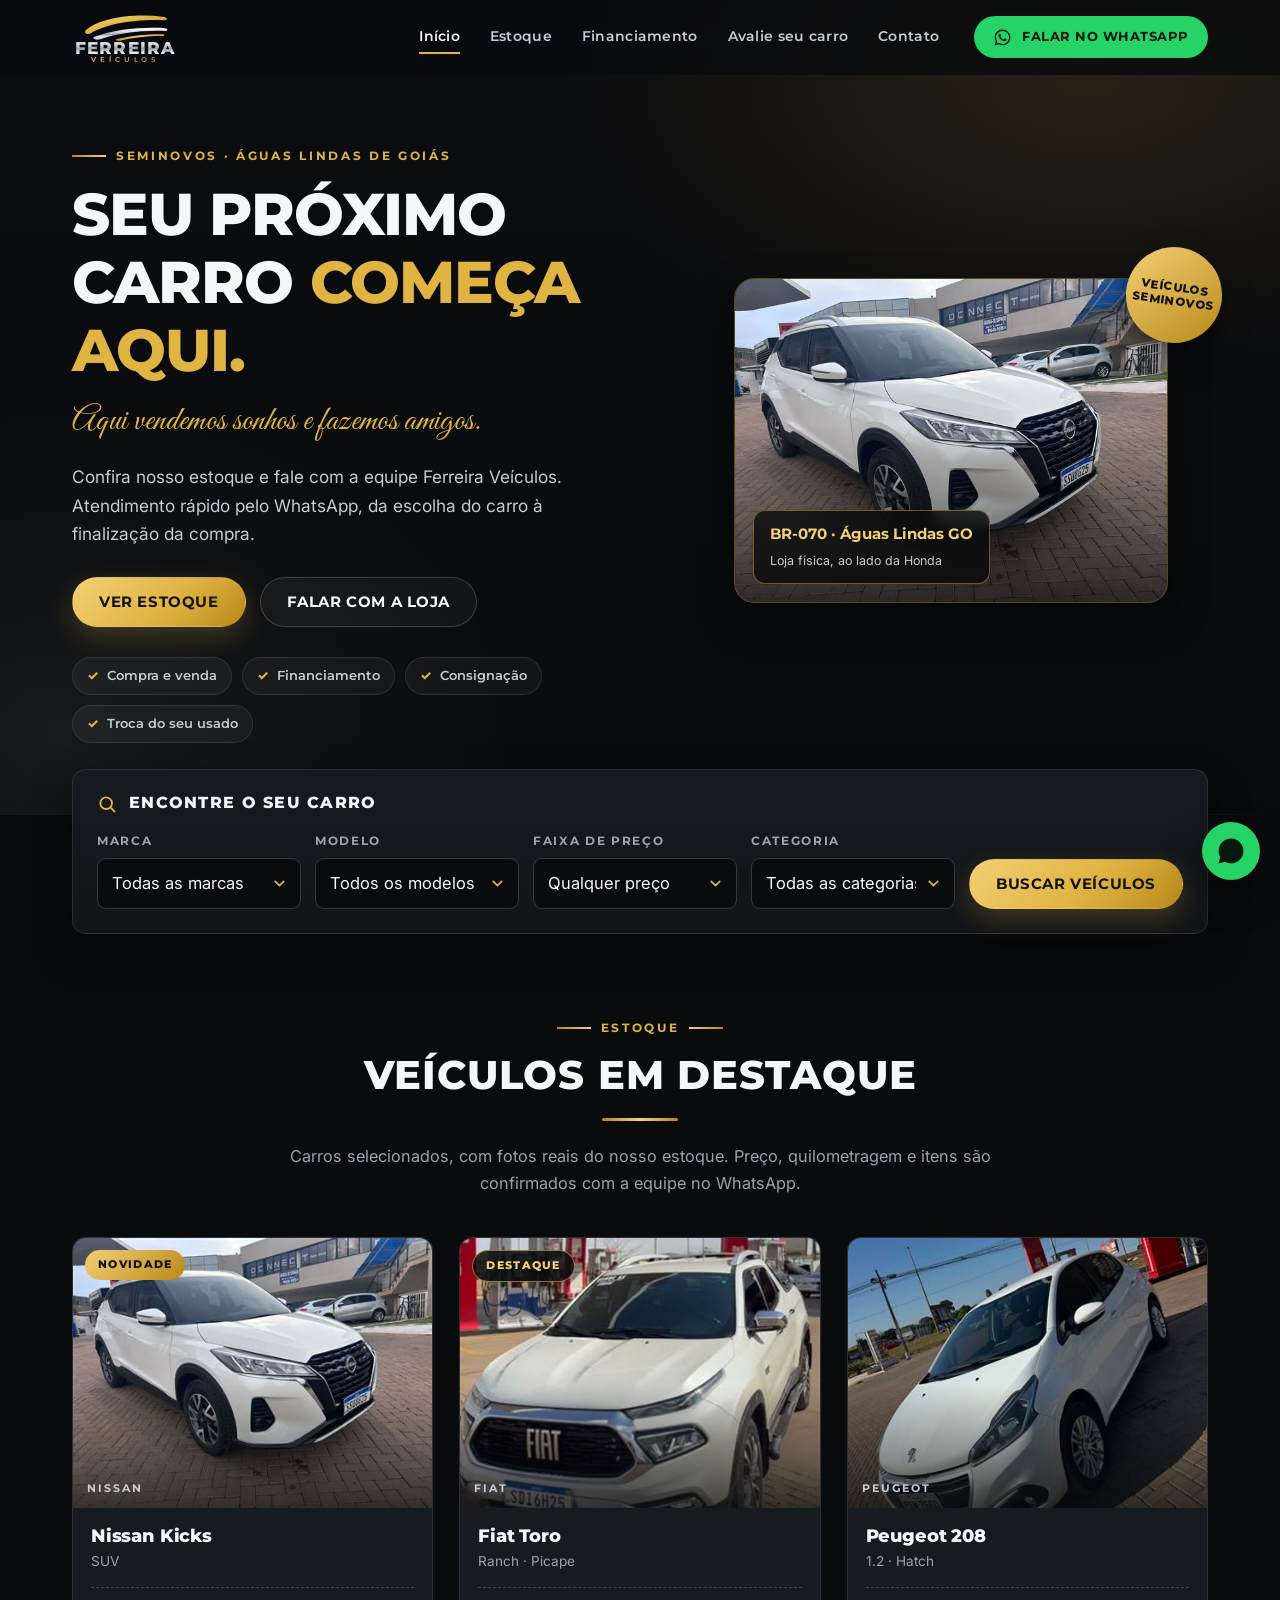
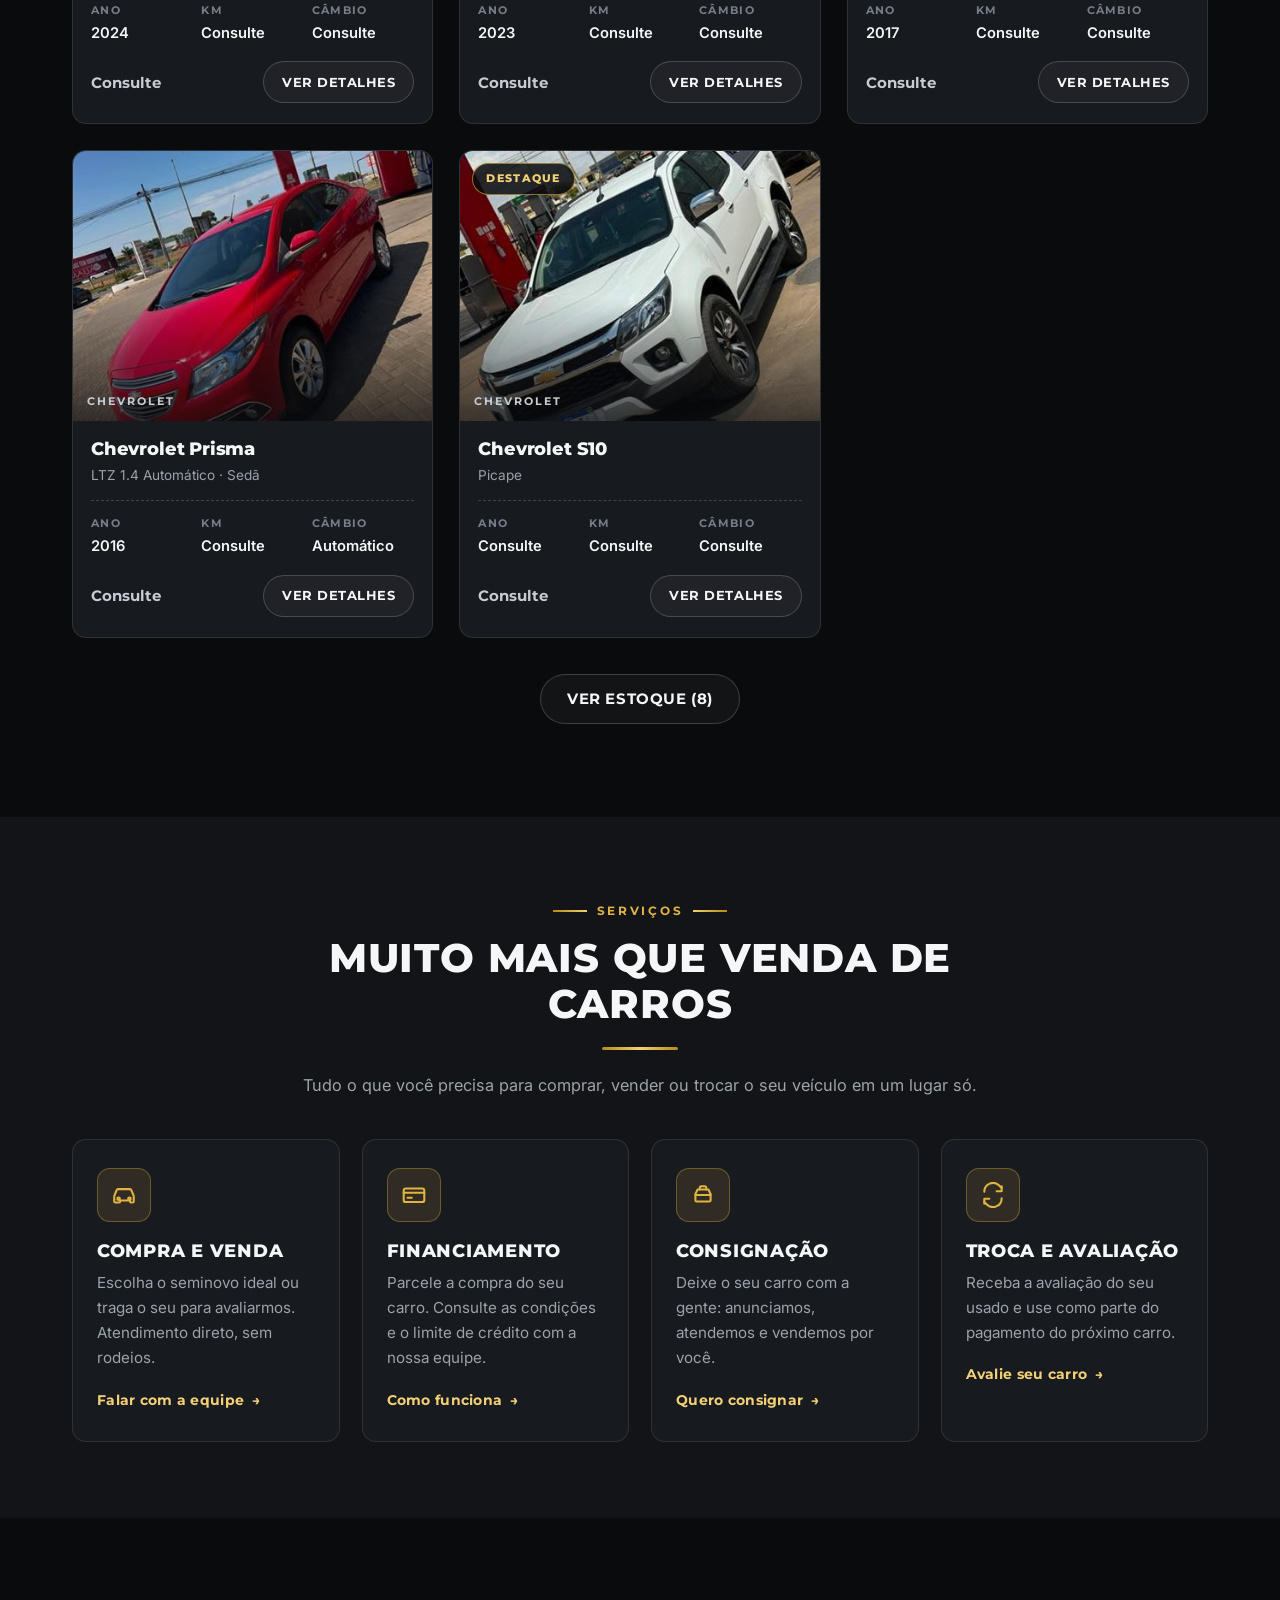
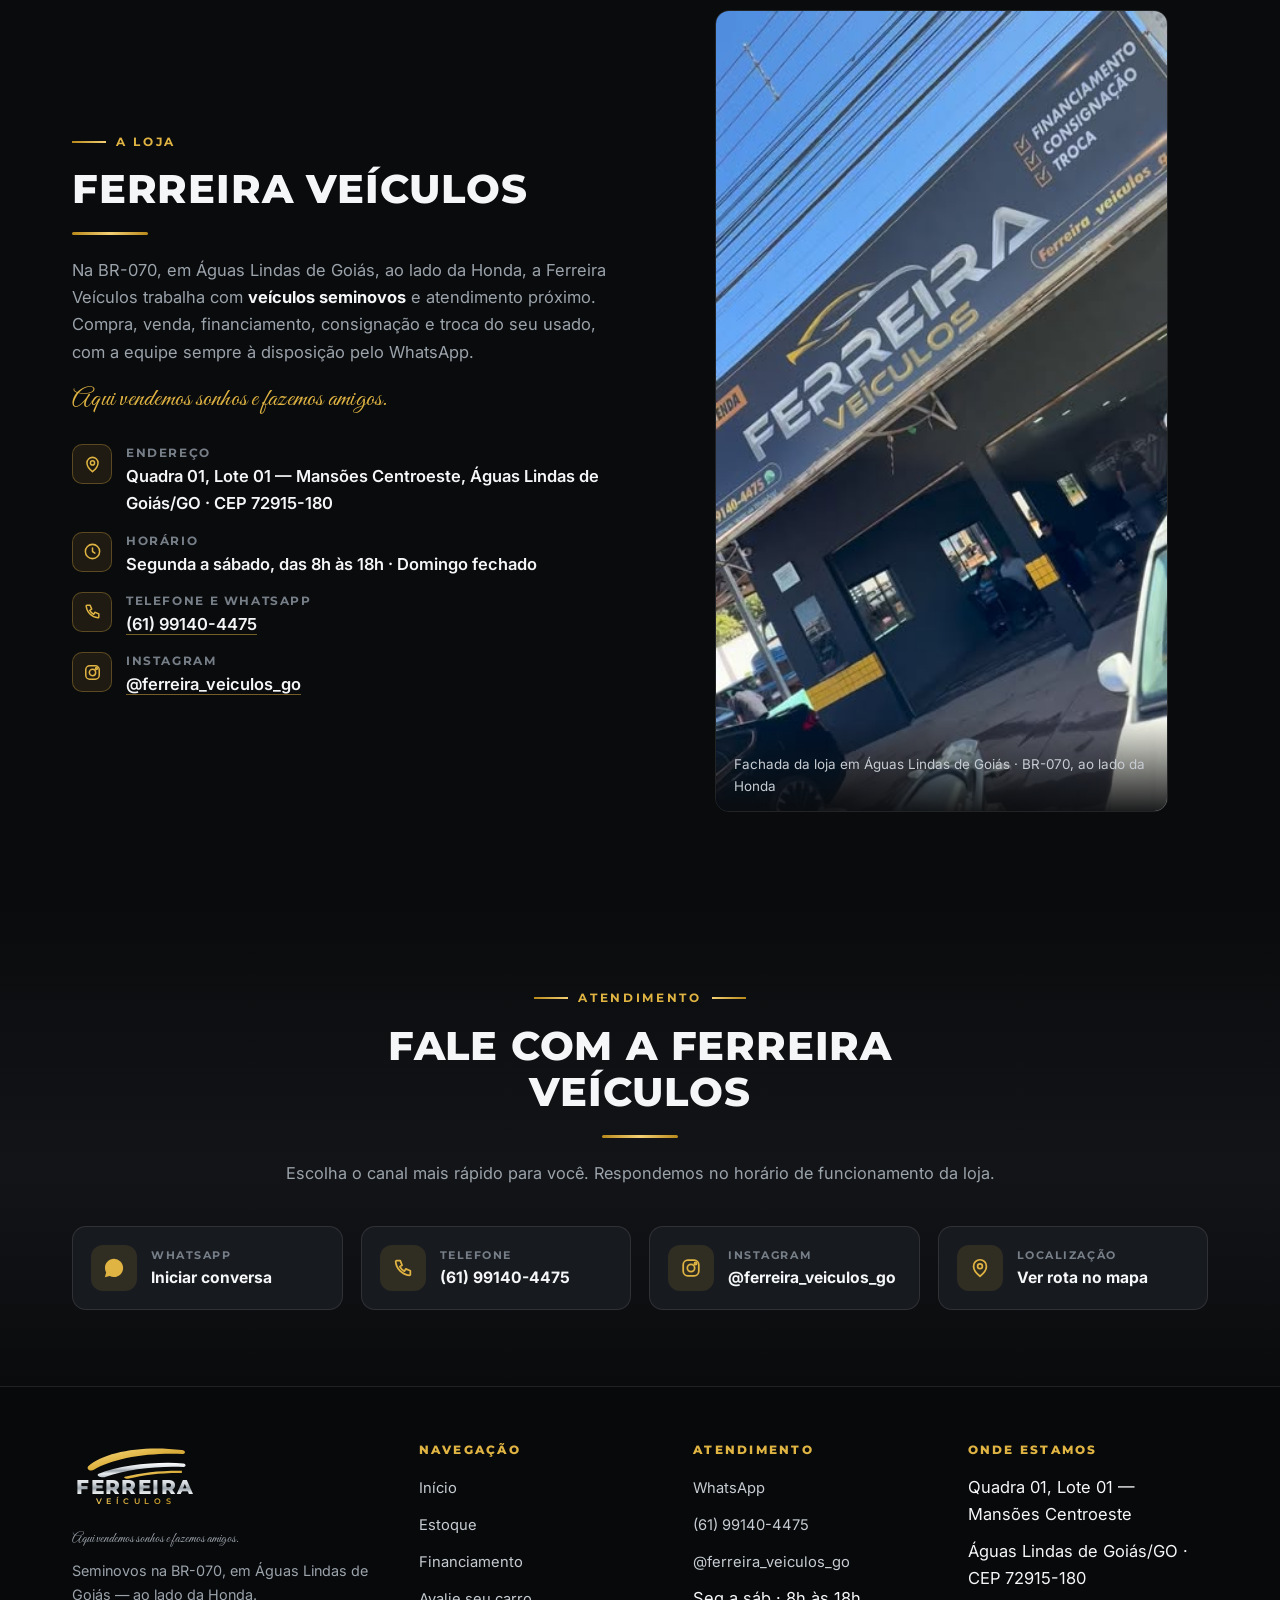
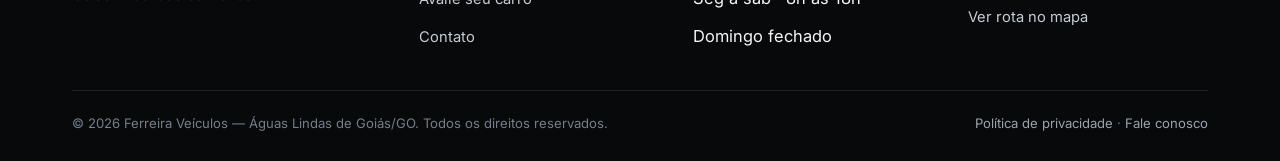
<file: index.html>
<!DOCTYPE html>
<html lang="pt-BR">
<head>
  <meta charset="utf-8">
  <meta name="viewport" content="width=device-width, initial-scale=1">
  <title>Ferreira Veículos | Seminovos em Águas Lindas de Goiás</title>
  <meta name="description" content="Seu próximo carro começa aqui. Confira os seminovos da Ferreira Veículos em Águas Lindas de Goiás, na BR-070, e fale com a equipe pelo WhatsApp.">
  <meta name="theme-color" content="#0A0B0D">
  <link rel="icon" href="img/favicon.svg" type="image/svg+xml">
  <meta property="og:type" content="website">
  <meta property="og:locale" content="pt_BR">
  <meta property="og:site_name" content="Ferreira Veículos">
  <meta property="og:title" content="Ferreira Veículos | Seminovos em Águas Lindas de Goiás">
  <meta property="og:description" content="Estoque de seminovos, financiamento, consignação e troca. Fale com a Ferreira Veículos pelo WhatsApp.">
  <meta property="og:url" content="https://ddesites.github.io/ferreira-veiculos/">
  <meta property="og:image" content="https://ddesites.github.io/ferreira-veiculos/img/veiculos/nissan-kicks-2024.jpg">
  <link rel="canonical" href="https://ddesites.github.io/ferreira-veiculos/">
  <link rel="preconnect" href="https://fonts.googleapis.com">
  <link rel="preconnect" href="https://fonts.gstatic.com" crossorigin>
  <link href="https://fonts.googleapis.com/css2?family=Great+Vibes&family=Inter:wght@400;500;600&family=Montserrat:wght@600;700;800&display=swap" rel="stylesheet">
  <link rel="stylesheet" href="css/styles.css">
</head>
<body>
  <a class="skip-link" href="#conteudo">Pular para o conteúdo</a>

  <header class="site-header">
    <div class="container header-inner">
      <a class="logo" href="index.html" aria-label="Ferreira Veículos — início">
        <svg viewBox="0 0 360 176" xmlns="http://www.w3.org/2000/svg" role="img" aria-hidden="true" focusable="false">
          <defs>
            <linearGradient id="prata" x1="0" y1="0" x2="0" y2="1">
              <stop offset="0%" stop-color="#FFFFFF"/><stop offset="35%" stop-color="#D7DCE1"/>
              <stop offset="55%" stop-color="#9BA3AB"/><stop offset="75%" stop-color="#E8ECEF"/>
              <stop offset="100%" stop-color="#B9C0C7"/>
            </linearGradient>
            <linearGradient id="ouro" x1="0" y1="0" x2="1" y2="1">
              <stop offset="0%" stop-color="#F7DC86"/><stop offset="45%" stop-color="#E0B443"/>
              <stop offset="100%" stop-color="#B8891A"/>
            </linearGradient>
            <linearGradient id="ouroFina" x1="0" y1="0" x2="1" y2="0">
              <stop offset="0%" stop-color="#C99A22"/><stop offset="50%" stop-color="#F3D075"/>
              <stop offset="100%" stop-color="#C99A22"/>
            </linearGradient>
          </defs>
          <path fill="url(#ouro)" d="M46 66 C 92 24, 204 6, 312 20 C 322 21.5, 324 30, 315 31 C 214 26, 112 44, 62 76 C 52 82, 40 74, 46 66 Z"/>
          <path fill="url(#prata)" d="M74 88 C 138 62, 244 52, 316 58 C 324 58.7, 325 67, 317 68 C 246 64, 156 74, 96 96 C 86 100, 68 95, 74 88 Z"/>
          <path fill="url(#ouroFina)" d="M150 96 C 196 84, 258 78, 312 79 L 312 85 C 258 84, 204 90, 162 101 C 154 103, 144 99, 150 96 Z"/>
          <text x="180" y="146" text-anchor="middle" font-family="Montserrat, 'Arial Black', Arial, sans-serif" font-size="58" font-weight="800" letter-spacing="4" fill="url(#prata)">FERREIRA</text>
          <text x="180" y="172" text-anchor="middle" font-family="Montserrat, Arial, sans-serif" font-size="24" font-weight="600" letter-spacing="13" fill="url(#ouro)">VEÍCULOS</text>
        </svg>
      </a>

      <nav class="nav" aria-label="Navegação principal">
        <a href="index.html" class="ativo" aria-current="page">Início</a>
        <a href="estoque.html">Estoque</a>
        <a href="financiamento.html">Financiamento</a>
        <a href="avalie.html">Avalie seu carro</a>
        <a href="contato.html">Contato</a>
      </nav>

      <a class="btn btn-whats btn-sm header-acao" data-whats="geral" href="#">
        <svg viewBox="0 0 24 24" fill="currentColor" aria-hidden="true"><path d="M12.04 2C6.58 2 2.13 6.45 2.13 11.91c0 1.75.46 3.46 1.32 4.96L2 22l5.25-1.38a9.9 9.9 0 0 0 4.79 1.22h.01c5.46 0 9.91-4.45 9.91-9.91 0-2.65-1.03-5.14-2.9-7.01A9.82 9.82 0 0 0 12.04 2zm0 18.15c-1.48 0-2.93-.4-4.2-1.15l-.3-.18-3.12.82.83-3.04-.2-.31a8.21 8.21 0 0 1-1.26-4.38c0-4.54 3.7-8.23 8.25-8.23 2.2 0 4.27.86 5.83 2.41a8.19 8.19 0 0 1 2.41 5.83c0 4.54-3.7 8.23-8.24 8.23zm4.52-6.16c-.25-.12-1.47-.72-1.69-.81-.23-.08-.39-.12-.56.13-.16.24-.64.8-.78.97-.14.16-.29.18-.54.06-.25-.12-1.05-.39-1.99-1.23-.74-.66-1.23-1.47-1.38-1.72-.14-.25-.01-.38.11-.5.11-.11.25-.29.37-.43.13-.15.17-.25.25-.41.08-.17.04-.31-.02-.43-.06-.12-.56-1.34-.76-1.84-.2-.48-.4-.42-.56-.43h-.47c-.17 0-.43.06-.66.31-.22.25-.86.85-.86 2.07s.89 2.4 1.01 2.56c.12.17 1.75 2.67 4.23 3.74.59.26 1.05.41 1.41.52.59.19 1.13.16 1.56.1.48-.07 1.47-.6 1.68-1.18.21-.58.21-1.07.14-1.18-.06-.11-.22-.17-.47-.29z"/></svg>
        Falar no WhatsApp
      </a>

      <button class="menu-toggle" type="button" aria-expanded="false" aria-controls="menu-mobile" aria-label="Abrir o menu de navegação">
        <span></span>
      </button>
    </div>
  </header>

  <div class="mobile-nav" id="menu-mobile" data-aberto="false">
    <a href="index.html" aria-current="page">Início</a>
    <a href="estoque.html">Estoque</a>
    <a href="financiamento.html">Financiamento</a>
    <a href="avalie.html">Avalie seu carro</a>
    <a href="contato.html">Contato</a>
    <a class="btn btn-whats btn-block" data-whats="geral" href="#">Falar no WhatsApp</a>
  </div>

  <main id="conteudo">

    <!-- ============ Apresentação principal ============ -->
    <section class="hero">
      <div class="container hero-grid">
        <div class="hero-copy">
          <span class="eyebrow">Seminovos · Águas Lindas de Goiás</span>
          <h1>Seu próximo carro <span>começa aqui.</span></h1>
          <p class="script hero-script">Aqui vendemos sonhos e fazemos amigos.</p>
          <p class="hero-texto">Confira nosso estoque e fale com a equipe Ferreira Veículos. Atendimento rápido pelo WhatsApp, da escolha do carro à finalização da compra.</p>
          <div class="hero-acoes">
            <a class="btn btn-dourado" href="#busca">Ver estoque</a>
            <a class="btn btn-contorno" data-whats="geral" href="#">Falar com a loja</a>
          </div>
          <ul class="hero-confianca">
            <li>Compra e venda</li>
            <li>Financiamento</li>
            <li>Consignação</li>
            <li>Troca do seu usado</li>
          </ul>
        </div>

        <div class="hero-media">
          <div class="hero-selo">Veículos<br>seminovos</div>
          <figure class="hero-foto">
            <img src="img/veiculos/nissan-kicks-2024.jpg" alt="Nissan Kicks branco à venda na Ferreira Veículos, em Águas Lindas de Goiás" width="640" height="480" fetchpriority="high">
            <figcaption class="hero-etiqueta">
              <strong>BR-070 · Águas Lindas GO</strong>
              <span>Loja física, ao lado da Honda</span>
            </figcaption>
          </figure>
        </div>
      </div>
    </section>

    <!-- ============ Busca de veículos ============ -->
    <section class="busca" id="busca" aria-labelledby="titulo-busca">
      <div class="container">
        <form class="busca-card" id="form-busca">
          <h2 class="busca-titulo" id="titulo-busca">
            <svg viewBox="0 0 24 24" fill="none" stroke="currentColor" stroke-width="2.2" stroke-linecap="round" aria-hidden="true"><circle cx="11" cy="11" r="7"/><path d="M21 21l-4.3-4.3"/></svg>
            Encontre o seu carro
          </h2>
          <div class="busca-grid">
            <div class="campo">
              <label for="busca-marca">Marca</label>
              <select id="busca-marca" name="marca"></select>
            </div>
            <div class="campo">
              <label for="busca-modelo">Modelo</label>
              <select id="busca-modelo" name="modelo"></select>
            </div>
            <div class="campo">
              <label for="busca-preco">Faixa de preço</label>
              <select id="busca-preco" name="preco"></select>
            </div>
            <div class="campo">
              <label for="busca-categoria">Categoria</label>
              <select id="busca-categoria" name="categoria"></select>
            </div>
            <button class="btn btn-dourado" type="submit">Buscar veículos</button>
          </div>
        </form>
      </div>
    </section>

    <!-- ============ Veículos em destaque ============ -->
    <section class="secao" id="destaques" aria-labelledby="titulo-destaques">
      <div class="container">
        <div class="secao-head center reveal">
          <span class="eyebrow">Estoque</span>
          <h2 class="titulo-secao" id="titulo-destaques">Veículos em destaque</h2>
          <hr class="regua-dourada">
          <p class="sub-secao">Carros selecionados, com fotos reais do nosso estoque. Preço, quilometragem e itens são confirmados com a equipe no WhatsApp.</p>
        </div>

        <div class="grade-veiculos" id="grade-destaques"></div>

        <p style="text-align:center; margin-top:36px;">
          <a class="btn btn-contorno" href="estoque.html" id="ver-todos-estoque">Ver estoque</a>
        </p>
      </div>
    </section>

    <!-- ============ Serviços da loja ============ -->
    <section class="secao secao-fundo" id="servicos" aria-labelledby="titulo-servicos">
      <div class="container">
        <div class="secao-head center reveal">
          <span class="eyebrow">Serviços</span>
          <h2 class="titulo-secao" id="titulo-servicos">Muito mais que venda de carros</h2>
          <hr class="regua-dourada">
          <p class="sub-secao">Tudo o que você precisa para comprar, vender ou trocar o seu veículo em um lugar só.</p>
        </div>

        <div class="servicos">
          <article class="servico-card reveal">
            <div class="servico-icone">
              <svg viewBox="0 0 24 24" fill="none" stroke="currentColor" stroke-width="1.9" stroke-linecap="round" stroke-linejoin="round" aria-hidden="true"><path d="M3 13l2-5a2 2 0 0 1 1.9-1.4h10.2A2 2 0 0 1 19 8l2 5v5a1 1 0 0 1-1 1h-1.5a1 1 0 0 1-1-1v-1h-9v1a1 1 0 0 1-1 1H4a1 1 0 0 1-1-1z"/><circle cx="7" cy="15.5" r="1.2"/><circle cx="17" cy="15.5" r="1.2"/></svg>
            </div>
            <h3>Compra e venda</h3>
            <p>Escolha o seminovo ideal ou traga o seu para avaliarmos. Atendimento direto, sem rodeios.</p>
            <a class="link-dourado" data-whats="geral" href="#">Falar com a equipe</a>
          </article>

          <article class="servico-card reveal">
            <div class="servico-icone">
              <svg viewBox="0 0 24 24" fill="none" stroke="currentColor" stroke-width="1.9" stroke-linecap="round" stroke-linejoin="round" aria-hidden="true"><rect x="2.5" y="6" width="19" height="12.5" rx="2"/><path d="M2.5 10h19"/><path d="M6 14.5h4"/></svg>
            </div>
            <h3>Financiamento</h3>
            <p>Parcele a compra do seu carro. Consulte as condições e o limite de crédito com a nossa equipe.</p>
            <a class="link-dourado" href="financiamento.html">Como funciona</a>
          </article>

          <article class="servico-card reveal">
            <div class="servico-icone">
              <svg viewBox="0 0 24 24" fill="none" stroke="currentColor" stroke-width="1.9" stroke-linecap="round" stroke-linejoin="round" aria-hidden="true"><path d="M7 7h10l2 4v6a1 1 0 0 1-1 1H6a1 1 0 0 1-1-1v-6z"/><path d="M9 7V5.5A1.5 1.5 0 0 1 10.5 4h3A1.5 1.5 0 0 1 15 5.5V7"/><path d="M5 12h14"/></svg>
            </div>
            <h3>Consignação</h3>
            <p>Deixe o seu carro com a gente: anunciamos, atendemos e vendemos por você.</p>
            <a class="link-dourado" data-whats="geral" href="#">Quero consignar</a>
          </article>

          <article class="servico-card reveal">
            <div class="servico-icone">
              <svg viewBox="0 0 24 24" fill="none" stroke="currentColor" stroke-width="1.9" stroke-linecap="round" stroke-linejoin="round" aria-hidden="true"><path d="M4 9a8 8 0 0 1 13.7-5.7l2.3 2.3"/><path d="M20 15a8 8 0 0 1-13.7 5.7L4 18.4"/><path d="M20 4v4.6h-4.6M4 20v-4.6h4.6"/></svg>
            </div>
            <h3>Troca e avaliação</h3>
            <p>Receba a avaliação do seu usado e use como parte do pagamento do próximo carro.</p>
            <a class="link-dourado" href="avalie.html">Avalie seu carro</a>
          </article>
        </div>
      </div>
    </section>

    <!-- ============ Confiança e atendimento ============ -->
    <section class="secao" id="sobre" aria-labelledby="titulo-sobre">
      <div class="container sobre-grid">
        <div class="reveal">
          <span class="eyebrow">A loja</span>
          <h2 class="titulo-secao" id="titulo-sobre">Ferreira Veículos</h2>
          <hr class="regua-dourada">
          <p class="texto-suave">Na BR-070, em Águas Lindas de Goiás, ao lado da Honda, a Ferreira Veículos trabalha com <strong style="color:var(--branco)">veículos seminovos</strong> e atendimento próximo. Compra, venda, financiamento, consignação e troca do seu usado, com a equipe sempre à disposição pelo WhatsApp.</p>
          <p class="script" style="font-size:1.6rem;">Aqui vendemos sonhos e fazemos amigos.</p>

          <ul class="lista-info">
            <li>
              <span class="ic"><svg viewBox="0 0 24 24" fill="none" stroke="currentColor" stroke-width="1.9" stroke-linecap="round" stroke-linejoin="round" aria-hidden="true"><path d="M12 21s7-5.6 7-11a7 7 0 1 0-14 0c0 5.4 7 11 7 11z"/><circle cx="12" cy="10" r="2.6"/></svg></span>
              <span>
                <span class="rt">Endereço</span>
                <span class="vl">Quadra 01, Lote 01 — Mansões Centroeste, Águas Lindas de Goiás/GO · CEP 72915-180</span>
              </span>
            </li>
            <li>
              <span class="ic"><svg viewBox="0 0 24 24" fill="none" stroke="currentColor" stroke-width="1.9" stroke-linecap="round" stroke-linejoin="round" aria-hidden="true"><circle cx="12" cy="12" r="9"/><path d="M12 7.5V12l3 2"/></svg></span>
              <span>
                <span class="rt">Horário</span>
                <span class="vl">Segunda a sábado, das 8h às 18h · Domingo fechado</span>
              </span>
            </li>
            <li>
              <span class="ic"><svg viewBox="0 0 24 24" fill="none" stroke="currentColor" stroke-width="1.9" stroke-linecap="round" stroke-linejoin="round" aria-hidden="true"><path d="M5 4h4l2 5-2.5 1.5a12 12 0 0 0 5 5L15 13l5 2v4a1 1 0 0 1-1.1 1A16.5 16.5 0 0 1 4 5.1 1 1 0 0 1 5 4z"/></svg></span>
              <span>
                <span class="rt">Telefone e WhatsApp</span>
                <span class="vl"><a data-tel href="#">(61) 99140-4475</a></span>
              </span>
            </li>
            <li>
              <span class="ic"><svg viewBox="0 0 24 24" fill="none" stroke="currentColor" stroke-width="1.9" stroke-linecap="round" stroke-linejoin="round" aria-hidden="true"><rect x="3.5" y="3.5" width="17" height="17" rx="5"/><circle cx="12" cy="12" r="4"/><circle cx="17" cy="7" r="1.2"/></svg></span>
              <span>
                <span class="rt">Instagram</span>
                <span class="vl"><a data-instagram href="#">@ferreira_veiculos_go</a></span>
              </span>
            </li>
          </ul>
        </div>

        <figure class="sobre-foto reveal">
          <img src="img/loja/fachada.jpg" alt="Fachada da loja Ferreira Veículos, com os serviços de financiamento, consignação e troca" width="640" height="853" loading="lazy">
          <figcaption>Fachada da loja em Águas Lindas de Goiás · BR-070, ao lado da Honda</figcaption>
        </figure>
      </div>
    </section>

    <!-- ============ Atalhos de atendimento ============ -->
    <section class="secao secao-fundo-2" aria-labelledby="titulo-atendimento">
      <div class="container">
        <div class="secao-head center reveal">
          <span class="eyebrow">Atendimento</span>
          <h2 class="titulo-secao" id="titulo-atendimento">Fale com a Ferreira Veículos</h2>
          <hr class="regua-dourada">
          <p class="sub-secao">Escolha o canal mais rápido para você. Respondemos no horário de funcionamento da loja.</p>
        </div>

        <div class="canais">
          <a class="canal reveal" data-whats="geral" href="#">
            <span class="ic"><svg viewBox="0 0 24 24" fill="currentColor" aria-hidden="true"><path d="M12.04 2C6.58 2 2.13 6.45 2.13 11.91c0 1.75.46 3.46 1.32 4.96L2 22l5.25-1.38a9.9 9.9 0 0 0 4.79 1.22h.01c5.46 0 9.91-4.45 9.91-9.91 0-2.65-1.03-5.14-2.9-7.01A9.82 9.82 0 0 0 12.04 2zm4.52 12c-.25-.12-1.47-.72-1.69-.81-.23-.08-.39-.12-.56.13-.16.24-.64.8-.78.97-.14.16-.29.18-.54.06-.25-.12-1.05-.39-1.99-1.23-.74-.66-1.23-1.47-1.38-1.72-.14-.25-.01-.38.11-.5.11-.11.25-.29.37-.43.13-.15.17-.25.25-.41.08-.17.04-.31-.02-.43-.06-.12-.56-1.34-.76-1.84-.2-.48-.4-.42-.56-.43h-.47c-.17 0-.43.06-.66.31-.22.25-.86.85-.86 2.07s.89 2.4 1.01 2.56c.12.17 1.75 2.67 4.23 3.74.59.26 1.05.41 1.41.52.59.19 1.13.16 1.56.1.48-.07 1.47-.6 1.68-1.18.21-.58.21-1.07.14-1.18-.06-.11-.22-.17-.47-.29z"/></svg></span>
            <span><span class="rt">WhatsApp</span><span class="vl">Iniciar conversa</span></span>
          </a>

          <a class="canal reveal" data-tel href="#">
            <span class="ic"><svg viewBox="0 0 24 24" fill="none" stroke="currentColor" stroke-width="1.9" stroke-linecap="round" stroke-linejoin="round" aria-hidden="true"><path d="M5 4h4l2 5-2.5 1.5a12 12 0 0 0 5 5L15 13l5 2v4a1 1 0 0 1-1.1 1A16.5 16.5 0 0 1 4 5.1 1 1 0 0 1 5 4z"/></svg></span>
            <span><span class="rt">Telefone</span><span class="vl">(61) 99140-4475</span></span>
          </a>

          <a class="canal reveal" data-instagram href="#">
            <span class="ic"><svg viewBox="0 0 24 24" fill="none" stroke="currentColor" stroke-width="1.9" stroke-linecap="round" stroke-linejoin="round" aria-hidden="true"><rect x="3.5" y="3.5" width="17" height="17" rx="5"/><circle cx="12" cy="12" r="4"/><circle cx="17" cy="7" r="1.2"/></svg></span>
            <span><span class="rt">Instagram</span><span class="vl">@ferreira_veiculos_go</span></span>
          </a>

          <a class="canal reveal" data-mapa href="#">
            <span class="ic"><svg viewBox="0 0 24 24" fill="none" stroke="currentColor" stroke-width="1.9" stroke-linecap="round" stroke-linejoin="round" aria-hidden="true"><path d="M12 21s7-5.6 7-11a7 7 0 1 0-14 0c0 5.4 7 11 7 11z"/><circle cx="12" cy="10" r="2.6"/></svg></span>
            <span><span class="rt">Localização</span><span class="vl">Ver rota no mapa</span></span>
          </a>
        </div>
      </div>
    </section>

  </main>

  <!-- ============ Rodapé ============ -->
  <footer class="rodape">
    <div class="container">
      <div class="rodape-grid">
        <div>
          <a class="logo" href="index.html" aria-label="Ferreira Veículos — início">
            <svg viewBox="0 0 360 176" xmlns="http://www.w3.org/2000/svg" role="img" aria-hidden="true" focusable="false">
              <defs>
                <linearGradient id="prataR" x1="0" y1="0" x2="0" y2="1">
                  <stop offset="0%" stop-color="#FFFFFF"/><stop offset="35%" stop-color="#D7DCE1"/>
                  <stop offset="55%" stop-color="#9BA3AB"/><stop offset="75%" stop-color="#E8ECEF"/>
                  <stop offset="100%" stop-color="#B9C0C7"/>
                </linearGradient>
                <linearGradient id="ouroR" x1="0" y1="0" x2="1" y2="1">
                  <stop offset="0%" stop-color="#F7DC86"/><stop offset="45%" stop-color="#E0B443"/>
                  <stop offset="100%" stop-color="#B8891A"/>
                </linearGradient>
              </defs>
              <path fill="url(#ouroR)" d="M46 66 C 92 24, 204 6, 312 20 C 322 21.5, 324 30, 315 31 C 214 26, 112 44, 62 76 C 52 82, 40 74, 46 66 Z"/>
              <path fill="url(#prataR)" d="M74 88 C 138 62, 244 52, 316 58 C 324 58.7, 325 67, 317 68 C 246 64, 156 74, 96 96 C 86 100, 68 95, 74 88 Z"/>
              <path fill="url(#ouroR)" d="M150 96 C 196 84, 258 78, 312 79 L 312 85 C 258 84, 204 90, 162 101 C 154 103, 144 99, 150 96 Z"/>
              <text x="180" y="146" text-anchor="middle" font-family="Montserrat, 'Arial Black', Arial, sans-serif" font-size="58" font-weight="800" letter-spacing="4" fill="url(#prataR)">FERREIRA</text>
              <text x="180" y="172" text-anchor="middle" font-family="Montserrat, Arial, sans-serif" font-size="24" font-weight="600" letter-spacing="13" fill="url(#ouroR)">VEÍCULOS</text>
            </svg>
          </a>
          <p class="rodape-slogan">Aqui vendemos sonhos e fazemos amigos.</p>
          <p>Seminovos na BR-070, em Águas Lindas de Goiás — ao lado da Honda.</p>
        </div>

        <div>
          <h4>Navegação</h4>
          <ul>
            <li><a href="index.html">Início</a></li>
            <li><a href="estoque.html">Estoque</a></li>
            <li><a href="financiamento.html">Financiamento</a></li>
            <li><a href="avalie.html">Avalie seu carro</a></li>
            <li><a href="contato.html">Contato</a></li>
          </ul>
        </div>

        <div>
          <h4>Atendimento</h4>
          <ul>
            <li><a data-whats="geral" href="#">WhatsApp</a></li>
            <li><a data-tel href="#">(61) 99140-4475</a></li>
            <li><a data-instagram href="#">@ferreira_veiculos_go</a></li>
            <li>Seg a sáb · 8h às 18h</li>
            <li>Domingo fechado</li>
          </ul>
        </div>

        <div>
          <h4>Onde estamos</h4>
          <ul>
            <li>Quadra 01, Lote 01 — Mansões Centroeste</li>
            <li>Águas Lindas de Goiás/GO · CEP 72915-180</li>
            <li><a data-mapa href="#">Ver rota no mapa</a></li>
          </ul>
        </div>
      </div>

      <div class="rodape-legal">
        <span>© <span data-ano>2026</span> Ferreira Veículos — Águas Lindas de Goiás/GO. Todos os direitos reservados.</span>
        <span><a href="privacidade.html">Política de privacidade</a> · <a href="contato.html">Fale conosco</a></span>
      </div>
    </div>
  </footer>

  <a class="whats-flutuante" data-whats="geral" href="#" aria-label="Falar com a Ferreira Veículos no WhatsApp">
    <span class="dica" aria-hidden="true">Fale com a gente</span>
    <svg viewBox="0 0 24 24" fill="currentColor" aria-hidden="true"><path d="M12.04 2C6.58 2 2.13 6.45 2.13 11.91c0 1.75.46 3.46 1.32 4.96L2 22l5.25-1.38a9.9 9.9 0 0 0 4.79 1.22h.01c5.46 0 9.91-4.45 9.91-9.91 0-2.65-1.03-5.14-2.9-7.01A9.82 9.82 0 0 0 12.04 2zm4.52 12c-.25-.12-1.47-.72-1.69-.81-.23-.08-.39-.12-.56.13-.16.24-.64.8-.78.97-.14.16-.29.18-.54.06-.25-.12-1.05-.39-1.99-1.23-.74-.66-1.23-1.47-1.38-1.72-.14-.25-.01-.38.11-.5.11-.11.25-.29.37-.43.13-.15.17-.25.25-.41.08-.17.04-.31-.02-.43-.06-.12-.56-1.34-.76-1.84-.2-.48-.4-.42-.56-.43h-.47c-.17 0-.43.06-.66.31-.22.25-.86.85-.86 2.07s.89 2.4 1.01 2.56c.12.17 1.75 2.67 4.23 3.74.59.26 1.05.41 1.41.52.59.19 1.13.16 1.56.1.48-.07 1.47-.6 1.68-1.18.21-.58.21-1.07.14-1.18-.06-.11-.22-.17-.47-.29z"/></svg>
  </a>

  <script src="js/dados.js"></script>
  <script src="js/main.js"></script>
  <script src="js/busca.js"></script>
</body>
</html>
</file>
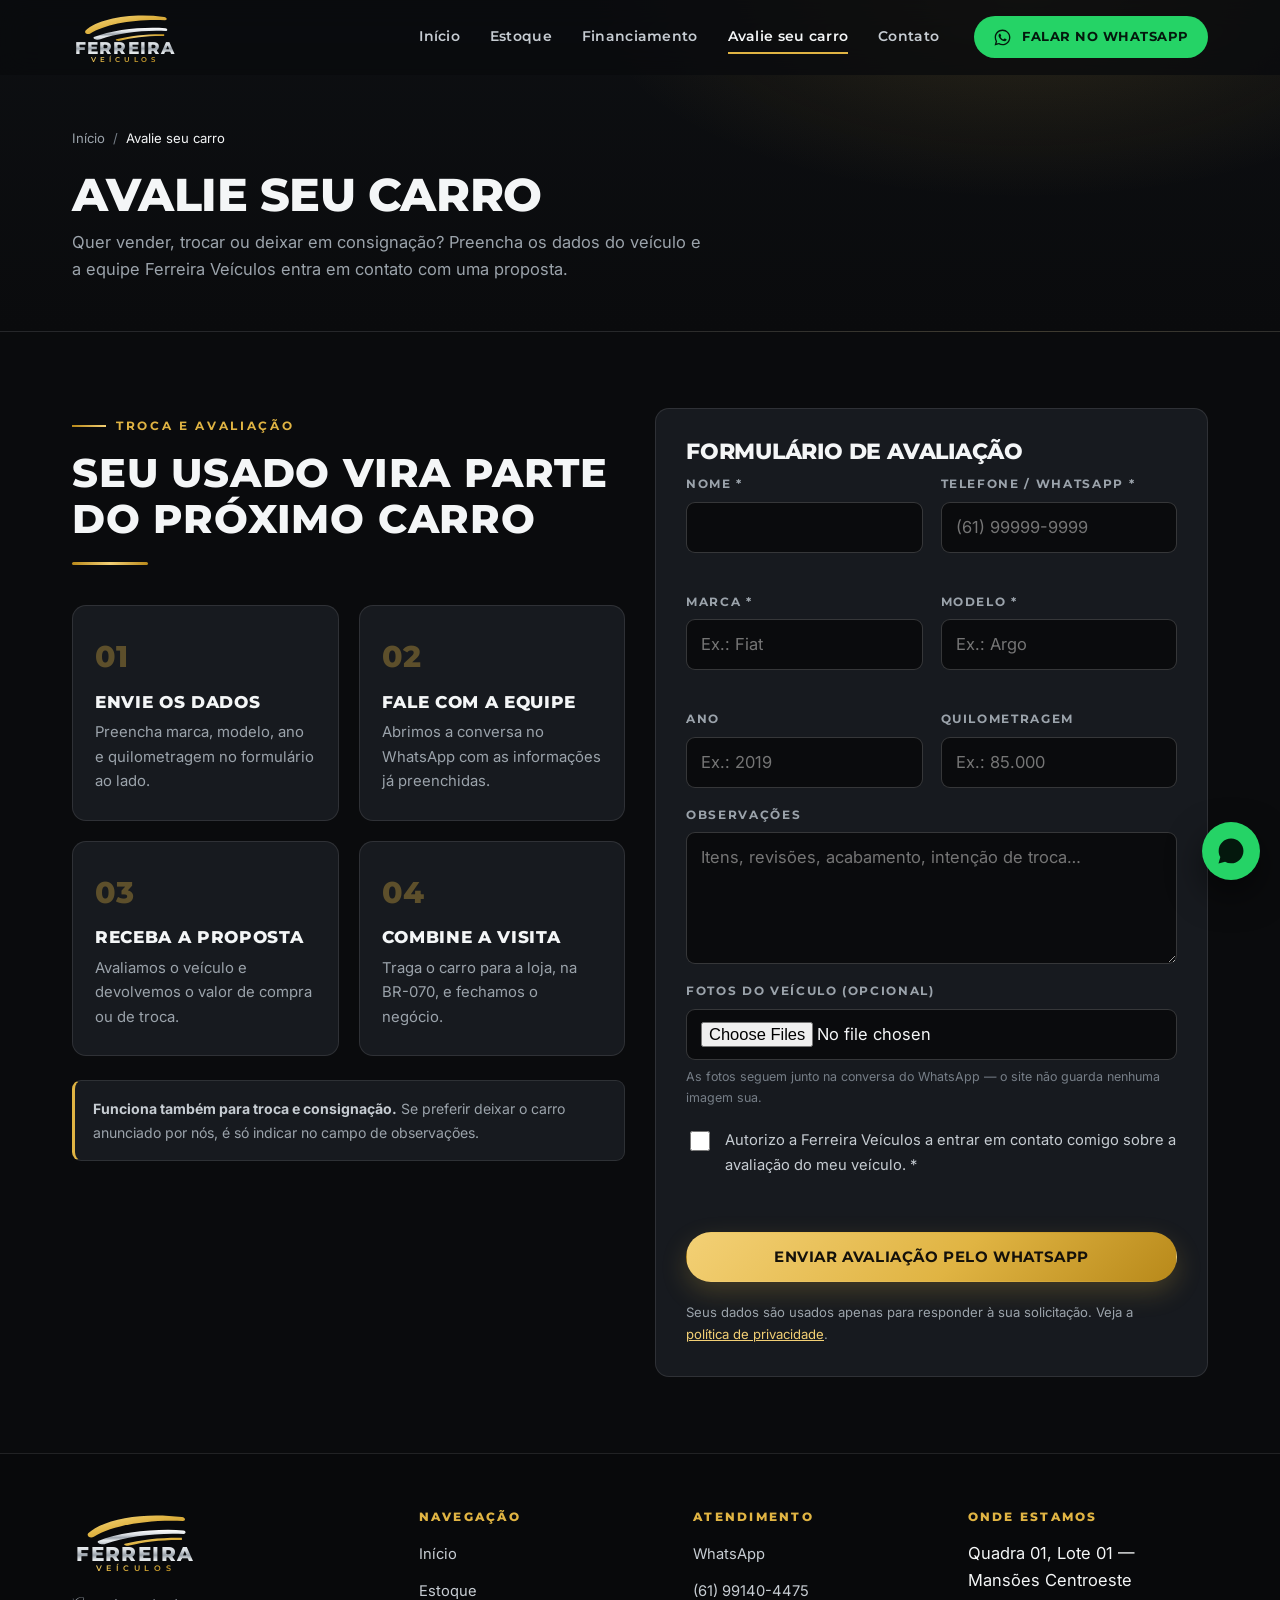
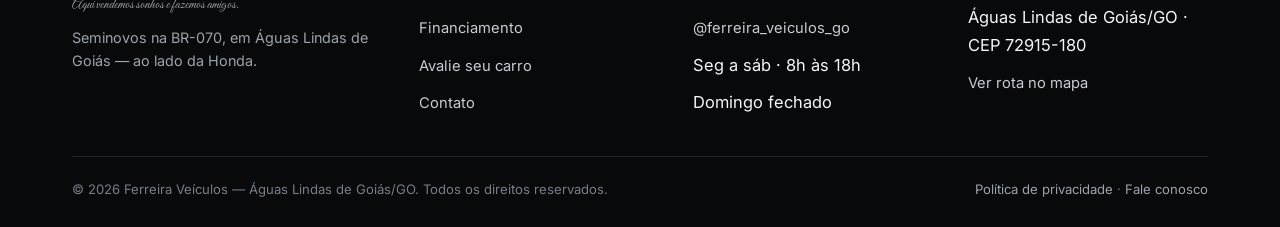
<file: avalie.html>
<!DOCTYPE html>
<html lang="pt-BR">
<head>
  <meta charset="utf-8">
  <meta name="viewport" content="width=device-width, initial-scale=1">
  <title>Avalie seu carro | Ferreira Veículos</title>
  <meta name="description" content="Envie os dados do seu usado e receba uma avaliação para venda, troca ou consignação na Ferreira Veículos.">
  <meta name="theme-color" content="#0A0B0D">
  <link rel="icon" href="img/favicon.svg" type="image/svg+xml">
  <meta property="og:type" content="website">
  <meta property="og:locale" content="pt_BR">
  <meta property="og:site_name" content="Ferreira Veículos">
  <meta property="og:title" content="Avalie seu carro | Ferreira Veículos">
  <meta property="og:description" content="Envie os dados do seu usado e receba uma avaliação para venda, troca ou consignação na Ferreira Veículos.">
  <meta property="og:url" content="https://ddesites.github.io/ferreira-veiculos/avalie.html">
  <meta property="og:image" content="https://ddesites.github.io/ferreira-veiculos/img/veiculos/nissan-kicks-2024.jpg">
  <link rel="canonical" href="https://ddesites.github.io/ferreira-veiculos/avalie.html">
  <link rel="preconnect" href="https://fonts.googleapis.com">
  <link rel="preconnect" href="https://fonts.gstatic.com" crossorigin>
  <link href="https://fonts.googleapis.com/css2?family=Great+Vibes&family=Inter:wght@400;500;600&family=Montserrat:wght@600;700;800&display=swap" rel="stylesheet">
  <link rel="stylesheet" href="css/styles.css">
</head>
<body>
  <a class="skip-link" href="#conteudo">Pular para o conteúdo</a>

  <header class="site-header">
    <div class="container header-inner">
      <a class="logo" href="index.html" aria-label="Ferreira Veículos — início">
        <svg viewBox="0 0 360 176" xmlns="http://www.w3.org/2000/svg" role="img" aria-hidden="true" focusable="false">
          <defs>
            <linearGradient id="prata" x1="0" y1="0" x2="0" y2="1">
              <stop offset="0%" stop-color="#FFFFFF"/><stop offset="35%" stop-color="#D7DCE1"/>
              <stop offset="55%" stop-color="#9BA3AB"/><stop offset="75%" stop-color="#E8ECEF"/>
              <stop offset="100%" stop-color="#B9C0C7"/>
            </linearGradient>
            <linearGradient id="ouro" x1="0" y1="0" x2="1" y2="1">
              <stop offset="0%" stop-color="#F7DC86"/><stop offset="45%" stop-color="#E0B443"/>
              <stop offset="100%" stop-color="#B8891A"/>
            </linearGradient>
            <linearGradient id="ouroFina" x1="0" y1="0" x2="1" y2="0">
              <stop offset="0%" stop-color="#C99A22"/><stop offset="50%" stop-color="#F3D075"/>
              <stop offset="100%" stop-color="#C99A22"/>
            </linearGradient>
          </defs>
          <path fill="url(#ouro)" d="M46 66 C 92 24, 204 6, 312 20 C 322 21.5, 324 30, 315 31 C 214 26, 112 44, 62 76 C 52 82, 40 74, 46 66 Z"/>
          <path fill="url(#prata)" d="M74 88 C 138 62, 244 52, 316 58 C 324 58.7, 325 67, 317 68 C 246 64, 156 74, 96 96 C 86 100, 68 95, 74 88 Z"/>
          <path fill="url(#ouroFina)" d="M150 96 C 196 84, 258 78, 312 79 L 312 85 C 258 84, 204 90, 162 101 C 154 103, 144 99, 150 96 Z"/>
          <text x="180" y="146" text-anchor="middle" font-family="Montserrat, 'Arial Black', Arial, sans-serif" font-size="58" font-weight="800" letter-spacing="4" fill="url(#prata)">FERREIRA</text>
          <text x="180" y="172" text-anchor="middle" font-family="Montserrat, Arial, sans-serif" font-size="24" font-weight="600" letter-spacing="13" fill="url(#ouro)">VEÍCULOS</text>
        </svg>
      </a>

      <nav class="nav" aria-label="Navegação principal">
        <a href="index.html">Início</a>
        <a href="estoque.html">Estoque</a>
        <a href="financiamento.html">Financiamento</a>
        <a href="avalie.html" class="ativo" aria-current="page">Avalie seu carro</a>
        <a href="contato.html">Contato</a>
      </nav>

      <a class="btn btn-whats btn-sm header-acao" data-whats="geral" href="#">
        <svg viewBox="0 0 24 24" fill="currentColor" aria-hidden="true"><path d="M12.04 2C6.58 2 2.13 6.45 2.13 11.91c0 1.75.46 3.46 1.32 4.96L2 22l5.25-1.38a9.9 9.9 0 0 0 4.79 1.22h.01c5.46 0 9.91-4.45 9.91-9.91 0-2.65-1.03-5.14-2.9-7.01A9.82 9.82 0 0 0 12.04 2zm0 18.15c-1.48 0-2.93-.4-4.2-1.15l-.3-.18-3.12.82.83-3.04-.2-.31a8.21 8.21 0 0 1-1.26-4.38c0-4.54 3.7-8.23 8.25-8.23 2.2 0 4.27.86 5.83 2.41a8.19 8.19 0 0 1 2.41 5.83c0 4.54-3.7 8.23-8.24 8.23zm4.52-6.16c-.25-.12-1.47-.72-1.69-.81-.23-.08-.39-.12-.56.13-.16.24-.64.8-.78.97-.14.16-.29.18-.54.06-.25-.12-1.05-.39-1.99-1.23-.74-.66-1.23-1.47-1.38-1.72-.14-.25-.01-.38.11-.5.11-.11.25-.29.37-.43.13-.15.17-.25.25-.41.08-.17.04-.31-.02-.43-.06-.12-.56-1.34-.76-1.84-.2-.48-.4-.42-.56-.43h-.47c-.17 0-.43.06-.66.31-.22.25-.86.85-.86 2.07s.89 2.4 1.01 2.56c.12.17 1.75 2.67 4.23 3.74.59.26 1.05.41 1.41.52.59.19 1.13.16 1.56.1.48-.07 1.47-.6 1.68-1.18.21-.58.21-1.07.14-1.18-.06-.11-.22-.17-.47-.29z"/></svg>
        Falar no WhatsApp
      </a>

      <button class="menu-toggle" type="button" aria-expanded="false" aria-controls="menu-mobile" aria-label="Abrir o menu de navegação">
        <span></span>
      </button>
    </div>
  </header>

  <div class="mobile-nav" id="menu-mobile" data-aberto="false">
    <a href="index.html">Início</a>
    <a href="estoque.html">Estoque</a>
    <a href="financiamento.html">Financiamento</a>
    <a href="avalie.html" class="ativo" aria-current="page">Avalie seu carro</a>
    <a href="contato.html">Contato</a>
    <a class="btn btn-whats btn-block" data-whats="geral" href="#">Falar no WhatsApp</a>
  </div>

  <main id="conteudo">
    <section class="page-hero">
      <div class="container">
        <ol class="breadcrumb">
          <li><a href="index.html">Início</a></li>
          <li aria-current="page">Avalie seu carro</li>
        </ol>
        <h1>Avalie seu carro</h1>
        <p>Quer vender, trocar ou deixar em consignação? Preencha os dados do veículo e a equipe Ferreira Veículos entra em contato com uma proposta.</p>
      </div>
    </section>

    <section class="secao">
      <div class="container dois-colas">
        <div>
          <div class="secao-head">
            <span class="eyebrow">Troca e avaliação</span>
            <h2 class="titulo-secao">Seu usado vira parte do próximo carro</h2>
            <hr class="regua-dourada">
          </div>

          <div class="etapas">
            <article class="etapa">
              <h3>Envie os dados</h3>
              <p>Preencha marca, modelo, ano e quilometragem no formulário ao lado.</p>
            </article>
            <article class="etapa">
              <h3>Fale com a equipe</h3>
              <p>Abrimos a conversa no WhatsApp com as informações já preenchidas.</p>
            </article>
            <article class="etapa">
              <h3>Receba a proposta</h3>
              <p>Avaliamos o veículo e devolvemos o valor de compra ou de troca.</p>
            </article>
            <article class="etapa">
              <h3>Combine a visita</h3>
              <p>Traga o carro para a loja, na BR-070, e fechamos o negócio.</p>
            </article>
          </div>

          <div class="form-notas" style="margin-top:24px">
            <strong>Funciona também para troca e consignação.</strong> Se preferir deixar o carro anunciado por nós, é só indicar no campo de observações.
          </div>
        </div>

        <div class="painel">
          <h2>Formulário de avaliação</h2>
          <form class="form" id="form-avalie" novalidate>
            <div class="form-grid">
              <div class="campo">
                <label for="av-nome">Nome *</label>
                <input id="av-nome" name="nome" type="text" autocomplete="name" required>
                <span class="form-erro" data-erro="nome"></span>
              </div>
              <div class="campo">
                <label for="av-tel">Telefone / WhatsApp *</label>
                <input id="av-tel" name="telefone" type="tel" inputmode="tel" autocomplete="tel" placeholder="(61) 99999-9999" required>
                <span class="form-erro" data-erro="telefone"></span>
              </div>
              <div class="campo">
                <label for="av-marca">Marca *</label>
                <input id="av-marca" name="marca" type="text" placeholder="Ex.: Fiat" required>
                <span class="form-erro" data-erro="marca"></span>
              </div>
              <div class="campo">
                <label for="av-modelo">Modelo *</label>
                <input id="av-modelo" name="modelo" type="text" placeholder="Ex.: Argo" required>
                <span class="form-erro" data-erro="modelo"></span>
              </div>
              <div class="campo">
                <label for="av-ano">Ano</label>
                <input id="av-ano" name="ano" type="number" inputmode="numeric" min="1950" max="2030" placeholder="Ex.: 2019">
              </div>
              <div class="campo">
                <label for="av-km">Quilometragem</label>
                <input id="av-km" name="km" type="text" inputmode="numeric" placeholder="Ex.: 85.000">
              </div>
              <div class="campo full">
                <label for="av-obs">Observações</label>
                <textarea id="av-obs" name="obs" placeholder="Itens, revisões, acabamento, intenção de troca…"></textarea>
              </div>
              <div class="campo full">
                <label for="av-fotos">Fotos do veículo (opcional)</label>
                <input id="av-fotos" name="fotos" type="file" accept="image/*" multiple>
                <small>As fotos seguem junto na conversa do WhatsApp — o site não guarda nenhuma imagem sua.</small>
              </div>
            </div>

            <label class="check">
              <input type="checkbox" name="consentimento" value="sim">
              <span>Autorizo a Ferreira Veículos a entrar em contato comigo sobre a avaliação do meu veículo. *</span>
            </label>
            <span class="form-erro" data-erro="consentimento"></span>

            <button class="btn btn-dourado btn-block" type="submit">Enviar avaliação pelo WhatsApp</button>

            <div class="form-ok" id="ok-avalie" role="status">
              Montamos sua mensagem e abrimos o WhatsApp da loja. Se a janela não aparecer, clique no botão verde no canto da tela. Não esqueça de enviar as fotos na conversa.
            </div>

            <p class="texto-suave" style="font-size:.82rem;margin:0">Seus dados são usados apenas para responder à sua solicitação. Veja a <a href="privacidade.html" style="color:var(--dourado-claro)">política de privacidade</a>.</p>
          </form>
        </div>
      </div>
    </section>

  </main>

<!-- ============ Rodapé ============ -->
  <footer class="rodape">
    <div class="container">
      <div class="rodape-grid">
        <div>
          <a class="logo" href="index.html" aria-label="Ferreira Veículos — início">
            <svg viewBox="0 0 360 176" xmlns="http://www.w3.org/2000/svg" role="img" aria-hidden="true" focusable="false">
              <defs>
                <linearGradient id="prataR" x1="0" y1="0" x2="0" y2="1">
                  <stop offset="0%" stop-color="#FFFFFF"/><stop offset="35%" stop-color="#D7DCE1"/>
                  <stop offset="55%" stop-color="#9BA3AB"/><stop offset="75%" stop-color="#E8ECEF"/>
                  <stop offset="100%" stop-color="#B9C0C7"/>
                </linearGradient>
                <linearGradient id="ouroR" x1="0" y1="0" x2="1" y2="1">
                  <stop offset="0%" stop-color="#F7DC86"/><stop offset="45%" stop-color="#E0B443"/>
                  <stop offset="100%" stop-color="#B8891A"/>
                </linearGradient>
              </defs>
              <path fill="url(#ouroR)" d="M46 66 C 92 24, 204 6, 312 20 C 322 21.5, 324 30, 315 31 C 214 26, 112 44, 62 76 C 52 82, 40 74, 46 66 Z"/>
              <path fill="url(#prataR)" d="M74 88 C 138 62, 244 52, 316 58 C 324 58.7, 325 67, 317 68 C 246 64, 156 74, 96 96 C 86 100, 68 95, 74 88 Z"/>
              <path fill="url(#ouroR)" d="M150 96 C 196 84, 258 78, 312 79 L 312 85 C 258 84, 204 90, 162 101 C 154 103, 144 99, 150 96 Z"/>
              <text x="180" y="146" text-anchor="middle" font-family="Montserrat, 'Arial Black', Arial, sans-serif" font-size="58" font-weight="800" letter-spacing="4" fill="url(#prataR)">FERREIRA</text>
              <text x="180" y="172" text-anchor="middle" font-family="Montserrat, Arial, sans-serif" font-size="24" font-weight="600" letter-spacing="13" fill="url(#ouroR)">VEÍCULOS</text>
            </svg>
          </a>
          <p class="rodape-slogan">Aqui vendemos sonhos e fazemos amigos.</p>
          <p>Seminovos na BR-070, em Águas Lindas de Goiás — ao lado da Honda.</p>
        </div>

        <div>
          <h4>Navegação</h4>
          <ul>
            <li><a href="index.html">Início</a></li>
            <li><a href="estoque.html">Estoque</a></li>
            <li><a href="financiamento.html">Financiamento</a></li>
            <li><a href="avalie.html">Avalie seu carro</a></li>
            <li><a href="contato.html">Contato</a></li>
          </ul>
        </div>

        <div>
          <h4>Atendimento</h4>
          <ul>
            <li><a data-whats="geral" href="#">WhatsApp</a></li>
            <li><a data-tel href="#">(61) 99140-4475</a></li>
            <li><a data-instagram href="#">@ferreira_veiculos_go</a></li>
            <li>Seg a sáb · 8h às 18h</li>
            <li>Domingo fechado</li>
          </ul>
        </div>

        <div>
          <h4>Onde estamos</h4>
          <ul>
            <li>Quadra 01, Lote 01 — Mansões Centroeste</li>
            <li>Águas Lindas de Goiás/GO · CEP 72915-180</li>
            <li><a data-mapa href="#">Ver rota no mapa</a></li>
          </ul>
        </div>
      </div>

      <div class="rodape-legal">
        <span>© <span data-ano>2026</span> Ferreira Veículos — Águas Lindas de Goiás/GO. Todos os direitos reservados.</span>
        <span><a href="privacidade.html">Política de privacidade</a> · <a href="contato.html">Fale conosco</a></span>
      </div>
    </div>
  </footer>

  <a class="whats-flutuante" data-whats="geral" href="#" aria-label="Falar com a Ferreira Veículos no WhatsApp">
    <span class="dica" aria-hidden="true">Fale com a gente</span>
    <svg viewBox="0 0 24 24" fill="currentColor" aria-hidden="true"><path d="M12.04 2C6.58 2 2.13 6.45 2.13 11.91c0 1.75.46 3.46 1.32 4.96L2 22l5.25-1.38a9.9 9.9 0 0 0 4.79 1.22h.01c5.46 0 9.91-4.45 9.91-9.91 0-2.65-1.03-5.14-2.9-7.01A9.82 9.82 0 0 0 12.04 2zm4.52 12c-.25-.12-1.47-.72-1.69-.81-.23-.08-.39-.12-.56.13-.16.24-.64.8-.78.97-.14.16-.29.18-.54.06-.25-.12-1.05-.39-1.99-1.23-.74-.66-1.23-1.47-1.38-1.72-.14-.25-.01-.38.11-.5.11-.11.25-.29.37-.43.13-.15.17-.25.25-.41.08-.17.04-.31-.02-.43-.06-.12-.56-1.34-.76-1.84-.2-.48-.4-.42-.56-.43h-.47c-.17 0-.43.06-.66.31-.22.25-.86.85-.86 2.07s.89 2.4 1.01 2.56c.12.17 1.75 2.67 4.23 3.74.59.26 1.05.41 1.41.52.59.19 1.13.16 1.56.1.48-.07 1.47-.6 1.68-1.18.21-.58.21-1.07.14-1.18-.06-.11-.22-.17-.47-.29z"/></svg>
  </a>
</body>
</html>

  <script src="js/dados.js"></script>
  <script src="js/main.js"></script>
  <script src="js/formularios.js"></script>
</body>
</html>
</file>
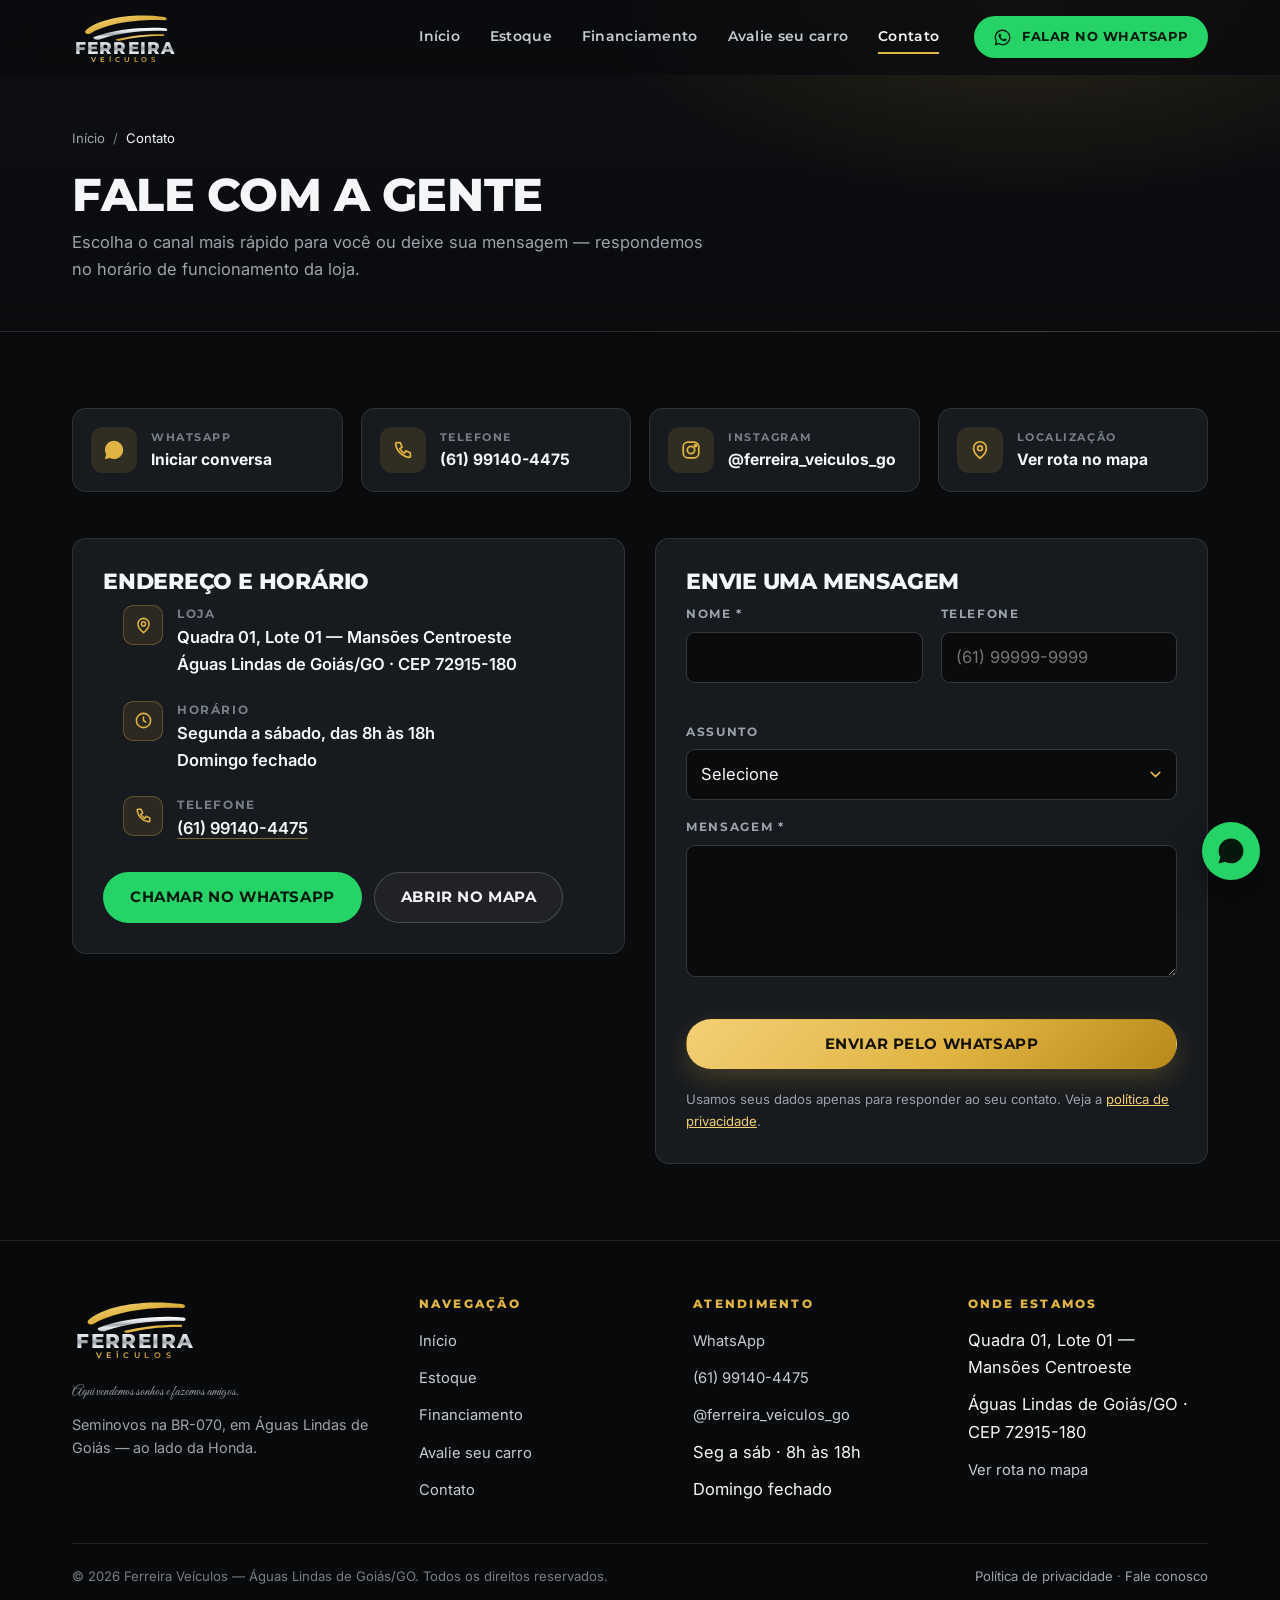
<file: contato.html>
<!DOCTYPE html>
<html lang="pt-BR">
<head>
  <meta charset="utf-8">
  <meta name="viewport" content="width=device-width, initial-scale=1">
  <title>Contato | Ferreira Veículos</title>
  <meta name="description" content="WhatsApp, telefone, Instagram, endereço e horário da Ferreira Veículos — Águas Lindas de Goiás/GO.">
  <meta name="theme-color" content="#0A0B0D">
  <link rel="icon" href="img/favicon.svg" type="image/svg+xml">
  <meta property="og:type" content="website">
  <meta property="og:locale" content="pt_BR">
  <meta property="og:site_name" content="Ferreira Veículos">
  <meta property="og:title" content="Contato | Ferreira Veículos">
  <meta property="og:description" content="WhatsApp, telefone, Instagram, endereço e horário da Ferreira Veículos — Águas Lindas de Goiás/GO.">
  <meta property="og:url" content="https://ddesites.github.io/ferreira-veiculos/contato.html">
  <meta property="og:image" content="https://ddesites.github.io/ferreira-veiculos/img/veiculos/nissan-kicks-2024.jpg">
  <link rel="canonical" href="https://ddesites.github.io/ferreira-veiculos/contato.html">
  <link rel="preconnect" href="https://fonts.googleapis.com">
  <link rel="preconnect" href="https://fonts.gstatic.com" crossorigin>
  <link href="https://fonts.googleapis.com/css2?family=Great+Vibes&family=Inter:wght@400;500;600&family=Montserrat:wght@600;700;800&display=swap" rel="stylesheet">
  <link rel="stylesheet" href="css/styles.css">
</head>
<body>
  <a class="skip-link" href="#conteudo">Pular para o conteúdo</a>

  <header class="site-header">
    <div class="container header-inner">
      <a class="logo" href="index.html" aria-label="Ferreira Veículos — início">
        <svg viewBox="0 0 360 176" xmlns="http://www.w3.org/2000/svg" role="img" aria-hidden="true" focusable="false">
          <defs>
            <linearGradient id="prata" x1="0" y1="0" x2="0" y2="1">
              <stop offset="0%" stop-color="#FFFFFF"/><stop offset="35%" stop-color="#D7DCE1"/>
              <stop offset="55%" stop-color="#9BA3AB"/><stop offset="75%" stop-color="#E8ECEF"/>
              <stop offset="100%" stop-color="#B9C0C7"/>
            </linearGradient>
            <linearGradient id="ouro" x1="0" y1="0" x2="1" y2="1">
              <stop offset="0%" stop-color="#F7DC86"/><stop offset="45%" stop-color="#E0B443"/>
              <stop offset="100%" stop-color="#B8891A"/>
            </linearGradient>
            <linearGradient id="ouroFina" x1="0" y1="0" x2="1" y2="0">
              <stop offset="0%" stop-color="#C99A22"/><stop offset="50%" stop-color="#F3D075"/>
              <stop offset="100%" stop-color="#C99A22"/>
            </linearGradient>
          </defs>
          <path fill="url(#ouro)" d="M46 66 C 92 24, 204 6, 312 20 C 322 21.5, 324 30, 315 31 C 214 26, 112 44, 62 76 C 52 82, 40 74, 46 66 Z"/>
          <path fill="url(#prata)" d="M74 88 C 138 62, 244 52, 316 58 C 324 58.7, 325 67, 317 68 C 246 64, 156 74, 96 96 C 86 100, 68 95, 74 88 Z"/>
          <path fill="url(#ouroFina)" d="M150 96 C 196 84, 258 78, 312 79 L 312 85 C 258 84, 204 90, 162 101 C 154 103, 144 99, 150 96 Z"/>
          <text x="180" y="146" text-anchor="middle" font-family="Montserrat, 'Arial Black', Arial, sans-serif" font-size="58" font-weight="800" letter-spacing="4" fill="url(#prata)">FERREIRA</text>
          <text x="180" y="172" text-anchor="middle" font-family="Montserrat, Arial, sans-serif" font-size="24" font-weight="600" letter-spacing="13" fill="url(#ouro)">VEÍCULOS</text>
        </svg>
      </a>

      <nav class="nav" aria-label="Navegação principal">
        <a href="index.html">Início</a>
        <a href="estoque.html">Estoque</a>
        <a href="financiamento.html">Financiamento</a>
        <a href="avalie.html">Avalie seu carro</a>
        <a href="contato.html" class="ativo" aria-current="page">Contato</a>
      </nav>

      <a class="btn btn-whats btn-sm header-acao" data-whats="geral" href="#">
        <svg viewBox="0 0 24 24" fill="currentColor" aria-hidden="true"><path d="M12.04 2C6.58 2 2.13 6.45 2.13 11.91c0 1.75.46 3.46 1.32 4.96L2 22l5.25-1.38a9.9 9.9 0 0 0 4.79 1.22h.01c5.46 0 9.91-4.45 9.91-9.91 0-2.65-1.03-5.14-2.9-7.01A9.82 9.82 0 0 0 12.04 2zm0 18.15c-1.48 0-2.93-.4-4.2-1.15l-.3-.18-3.12.82.83-3.04-.2-.31a8.21 8.21 0 0 1-1.26-4.38c0-4.54 3.7-8.23 8.25-8.23 2.2 0 4.27.86 5.83 2.41a8.19 8.19 0 0 1 2.41 5.83c0 4.54-3.7 8.23-8.24 8.23zm4.52-6.16c-.25-.12-1.47-.72-1.69-.81-.23-.08-.39-.12-.56.13-.16.24-.64.8-.78.97-.14.16-.29.18-.54.06-.25-.12-1.05-.39-1.99-1.23-.74-.66-1.23-1.47-1.38-1.72-.14-.25-.01-.38.11-.5.11-.11.25-.29.37-.43.13-.15.17-.25.25-.41.08-.17.04-.31-.02-.43-.06-.12-.56-1.34-.76-1.84-.2-.48-.4-.42-.56-.43h-.47c-.17 0-.43.06-.66.31-.22.25-.86.85-.86 2.07s.89 2.4 1.01 2.56c.12.17 1.75 2.67 4.23 3.74.59.26 1.05.41 1.41.52.59.19 1.13.16 1.56.1.48-.07 1.47-.6 1.68-1.18.21-.58.21-1.07.14-1.18-.06-.11-.22-.17-.47-.29z"/></svg>
        Falar no WhatsApp
      </a>

      <button class="menu-toggle" type="button" aria-expanded="false" aria-controls="menu-mobile" aria-label="Abrir o menu de navegação">
        <span></span>
      </button>
    </div>
  </header>

  <div class="mobile-nav" id="menu-mobile" data-aberto="false">
    <a href="index.html">Início</a>
    <a href="estoque.html">Estoque</a>
    <a href="financiamento.html">Financiamento</a>
    <a href="avalie.html">Avalie seu carro</a>
    <a href="contato.html" class="ativo" aria-current="page">Contato</a>
    <a class="btn btn-whats btn-block" data-whats="geral" href="#">Falar no WhatsApp</a>
  </div>

  <main id="conteudo">
    <section class="page-hero">
      <div class="container">
        <ol class="breadcrumb">
          <li><a href="index.html">Início</a></li>
          <li aria-current="page">Contato</li>
        </ol>
        <h1>Fale com a gente</h1>
        <p>Escolha o canal mais rápido para você ou deixe sua mensagem — respondemos no horário de funcionamento da loja.</p>
      </div>
    </section>

    <section class="secao">
      <div class="container">
        <div class="canais" style="margin-bottom:46px">
          <a class="canal" data-whats="geral" href="#">
            <span class="ic"><svg viewBox="0 0 24 24" fill="currentColor" aria-hidden="true"><path d="M12.04 2C6.58 2 2.13 6.45 2.13 11.91c0 1.75.46 3.46 1.32 4.96L2 22l5.25-1.38a9.9 9.9 0 0 0 4.79 1.22h.01c5.46 0 9.91-4.45 9.91-9.91 0-2.65-1.03-5.14-2.9-7.01A9.82 9.82 0 0 0 12.04 2zm4.52 12c-.25-.12-1.47-.72-1.69-.81-.23-.08-.39-.12-.56.13-.16.24-.64.8-.78.97-.14.16-.29.18-.54.06-.25-.12-1.05-.39-1.99-1.23-.74-.66-1.23-1.47-1.38-1.72-.14-.25-.01-.38.11-.5.11-.11.25-.29.37-.43.13-.15.17-.25.25-.41.08-.17.04-.31-.02-.43-.06-.12-.56-1.34-.76-1.84-.2-.48-.4-.42-.56-.43h-.47c-.17 0-.43.06-.66.31-.22.25-.86.85-.86 2.07s.89 2.4 1.01 2.56c.12.17 1.75 2.67 4.23 3.74.59.26 1.05.41 1.41.52.59.19 1.13.16 1.56.1.48-.07 1.47-.6 1.68-1.18.21-.58.21-1.07.14-1.18-.06-.11-.22-.17-.47-.29z"/></svg></span>
            <span><span class="rt">WhatsApp</span><span class="vl">Iniciar conversa</span></span>
          </a>
          <a class="canal" data-tel href="#">
            <span class="ic"><svg viewBox="0 0 24 24" fill="none" stroke="currentColor" stroke-width="1.9" stroke-linecap="round" stroke-linejoin="round" aria-hidden="true"><path d="M5 4h4l2 5-2.5 1.5a12 12 0 0 0 5 5L15 13l5 2v4a1 1 0 0 1-1.1 1A16.5 16.5 0 0 1 4 5.1 1 1 0 0 1 5 4z"/></svg></span>
            <span><span class="rt">Telefone</span><span class="vl">(61) 99140-4475</span></span>
          </a>
          <a class="canal" data-instagram href="#">
            <span class="ic"><svg viewBox="0 0 24 24" fill="none" stroke="currentColor" stroke-width="1.9" stroke-linecap="round" stroke-linejoin="round" aria-hidden="true"><rect x="3.5" y="3.5" width="17" height="17" rx="5"/><circle cx="12" cy="12" r="4"/><circle cx="17" cy="7" r="1.2"/></svg></span>
            <span><span class="rt">Instagram</span><span class="vl">@ferreira_veiculos_go</span></span>
          </a>
          <a class="canal" data-mapa href="#">
            <span class="ic"><svg viewBox="0 0 24 24" fill="none" stroke="currentColor" stroke-width="1.9" stroke-linecap="round" stroke-linejoin="round" aria-hidden="true"><path d="M12 21s7-5.6 7-11a7 7 0 1 0-14 0c0 5.4 7 11 7 11z"/><circle cx="12" cy="10" r="2.6"/></svg></span>
            <span><span class="rt">Localização</span><span class="vl">Ver rota no mapa</span></span>
          </a>
        </div>

        <div class="dois-colas">
          <div class="painel">
            <h2>Endereço e horário</h2>
            <ul class="lista-info">
              <li>
                <span class="ic"><svg viewBox="0 0 24 24" fill="none" stroke="currentColor" stroke-width="1.9" stroke-linecap="round" stroke-linejoin="round" aria-hidden="true"><path d="M12 21s7-5.6 7-11a7 7 0 1 0-14 0c0 5.4 7 11 7 11z"/><circle cx="12" cy="10" r="2.6"/></svg></span>
                <span>
                  <span class="rt">Loja</span>
                  <span class="vl">Quadra 01, Lote 01 — Mansões Centroeste<br>Águas Lindas de Goiás/GO · CEP 72915-180</span>
                </span>
              </li>
              <li>
                <span class="ic"><svg viewBox="0 0 24 24" fill="none" stroke="currentColor" stroke-width="1.9" stroke-linecap="round" stroke-linejoin="round" aria-hidden="true"><circle cx="12" cy="12" r="9"/><path d="M12 7.5V12l3 2"/></svg></span>
                <span>
                  <span class="rt">Horário</span>
                  <span class="vl">Segunda a sábado, das 8h às 18h<br>Domingo fechado</span>
                </span>
              </li>
              <li>
                <span class="ic"><svg viewBox="0 0 24 24" fill="none" stroke="currentColor" stroke-width="1.9" stroke-linecap="round" stroke-linejoin="round" aria-hidden="true"><path d="M5 4h4l2 5-2.5 1.5a12 12 0 0 0 5 5L15 13l5 2v4a1 1 0 0 1-1.1 1A16.5 16.5 0 0 1 4 5.1 1 1 0 0 1 5 4z"/></svg></span>
                <span>
                  <span class="rt">Telefone</span>
                  <span class="vl"><a data-tel href="#">(61) 99140-4475</a></span>
                </span>
              </li>
            </ul>
            <div style="display:flex;gap:12px;flex-wrap:wrap;margin-top:22px">
              <a class="btn btn-whats" data-whats="duvida" href="#">Chamar no WhatsApp</a>
              <a class="btn btn-contorno" data-mapa href="#">Abrir no mapa</a>
            </div>
          </div>

          <div class="painel">
            <h2>Envie uma mensagem</h2>
            <form class="form" id="form-contato" novalidate>
              <div class="form-grid">
                <div class="campo">
                  <label for="ct-nome">Nome *</label>
                  <input id="ct-nome" name="nome" type="text" autocomplete="name" required>
                  <span class="form-erro" data-erro="nome"></span>
                </div>
                <div class="campo">
                  <label for="ct-tel">Telefone</label>
                  <input id="ct-tel" name="telefone" type="tel" inputmode="tel" autocomplete="tel" placeholder="(61) 99999-9999">
                  <span class="form-erro" data-erro="telefone"></span>
                </div>
                <div class="campo full">
                  <label for="ct-assunto">Assunto</label>
                  <select id="ct-assunto" name="assunto">
                    <option value="">Selecione</option>
                    <option>Quero comprar um veículo</option>
                    <option>Quero vender ou trocar meu carro</option>
                    <option>Financiamento</option>
                    <option>Consignação</option>
                    <option>Outro assunto</option>
                  </select>
                </div>
                <div class="campo full">
                  <label for="ct-msg">Mensagem *</label>
                  <textarea id="ct-msg" name="mensagem" required></textarea>
                  <span class="form-erro" data-erro="mensagem"></span>
                </div>
              </div>

              <button class="btn btn-dourado btn-block" type="submit">Enviar pelo WhatsApp</button>

              <div class="form-ok" id="ok-contato" role="status">
                Abrimos o WhatsApp da loja com a sua mensagem. Se a janela não aparecer, clique no botão verde no canto da tela.
              </div>

              <p class="texto-suave" style="font-size:.82rem;margin:0">Usamos seus dados apenas para responder ao seu contato. Veja a <a href="privacidade.html" style="color:var(--dourado-claro)">política de privacidade</a>.</p>
            </form>
          </div>
        </div>
      </div>
    </section>

  </main>

<!-- ============ Rodapé ============ -->
  <footer class="rodape">
    <div class="container">
      <div class="rodape-grid">
        <div>
          <a class="logo" href="index.html" aria-label="Ferreira Veículos — início">
            <svg viewBox="0 0 360 176" xmlns="http://www.w3.org/2000/svg" role="img" aria-hidden="true" focusable="false">
              <defs>
                <linearGradient id="prataR" x1="0" y1="0" x2="0" y2="1">
                  <stop offset="0%" stop-color="#FFFFFF"/><stop offset="35%" stop-color="#D7DCE1"/>
                  <stop offset="55%" stop-color="#9BA3AB"/><stop offset="75%" stop-color="#E8ECEF"/>
                  <stop offset="100%" stop-color="#B9C0C7"/>
                </linearGradient>
                <linearGradient id="ouroR" x1="0" y1="0" x2="1" y2="1">
                  <stop offset="0%" stop-color="#F7DC86"/><stop offset="45%" stop-color="#E0B443"/>
                  <stop offset="100%" stop-color="#B8891A"/>
                </linearGradient>
              </defs>
              <path fill="url(#ouroR)" d="M46 66 C 92 24, 204 6, 312 20 C 322 21.5, 324 30, 315 31 C 214 26, 112 44, 62 76 C 52 82, 40 74, 46 66 Z"/>
              <path fill="url(#prataR)" d="M74 88 C 138 62, 244 52, 316 58 C 324 58.7, 325 67, 317 68 C 246 64, 156 74, 96 96 C 86 100, 68 95, 74 88 Z"/>
              <path fill="url(#ouroR)" d="M150 96 C 196 84, 258 78, 312 79 L 312 85 C 258 84, 204 90, 162 101 C 154 103, 144 99, 150 96 Z"/>
              <text x="180" y="146" text-anchor="middle" font-family="Montserrat, 'Arial Black', Arial, sans-serif" font-size="58" font-weight="800" letter-spacing="4" fill="url(#prataR)">FERREIRA</text>
              <text x="180" y="172" text-anchor="middle" font-family="Montserrat, Arial, sans-serif" font-size="24" font-weight="600" letter-spacing="13" fill="url(#ouroR)">VEÍCULOS</text>
            </svg>
          </a>
          <p class="rodape-slogan">Aqui vendemos sonhos e fazemos amigos.</p>
          <p>Seminovos na BR-070, em Águas Lindas de Goiás — ao lado da Honda.</p>
        </div>

        <div>
          <h4>Navegação</h4>
          <ul>
            <li><a href="index.html">Início</a></li>
            <li><a href="estoque.html">Estoque</a></li>
            <li><a href="financiamento.html">Financiamento</a></li>
            <li><a href="avalie.html">Avalie seu carro</a></li>
            <li><a href="contato.html">Contato</a></li>
          </ul>
        </div>

        <div>
          <h4>Atendimento</h4>
          <ul>
            <li><a data-whats="geral" href="#">WhatsApp</a></li>
            <li><a data-tel href="#">(61) 99140-4475</a></li>
            <li><a data-instagram href="#">@ferreira_veiculos_go</a></li>
            <li>Seg a sáb · 8h às 18h</li>
            <li>Domingo fechado</li>
          </ul>
        </div>

        <div>
          <h4>Onde estamos</h4>
          <ul>
            <li>Quadra 01, Lote 01 — Mansões Centroeste</li>
            <li>Águas Lindas de Goiás/GO · CEP 72915-180</li>
            <li><a data-mapa href="#">Ver rota no mapa</a></li>
          </ul>
        </div>
      </div>

      <div class="rodape-legal">
        <span>© <span data-ano>2026</span> Ferreira Veículos — Águas Lindas de Goiás/GO. Todos os direitos reservados.</span>
        <span><a href="privacidade.html">Política de privacidade</a> · <a href="contato.html">Fale conosco</a></span>
      </div>
    </div>
  </footer>

  <a class="whats-flutuante" data-whats="geral" href="#" aria-label="Falar com a Ferreira Veículos no WhatsApp">
    <span class="dica" aria-hidden="true">Fale com a gente</span>
    <svg viewBox="0 0 24 24" fill="currentColor" aria-hidden="true"><path d="M12.04 2C6.58 2 2.13 6.45 2.13 11.91c0 1.75.46 3.46 1.32 4.96L2 22l5.25-1.38a9.9 9.9 0 0 0 4.79 1.22h.01c5.46 0 9.91-4.45 9.91-9.91 0-2.65-1.03-5.14-2.9-7.01A9.82 9.82 0 0 0 12.04 2zm4.52 12c-.25-.12-1.47-.72-1.69-.81-.23-.08-.39-.12-.56.13-.16.24-.64.8-.78.97-.14.16-.29.18-.54.06-.25-.12-1.05-.39-1.99-1.23-.74-.66-1.23-1.47-1.38-1.72-.14-.25-.01-.38.11-.5.11-.11.25-.29.37-.43.13-.15.17-.25.25-.41.08-.17.04-.31-.02-.43-.06-.12-.56-1.34-.76-1.84-.2-.48-.4-.42-.56-.43h-.47c-.17 0-.43.06-.66.31-.22.25-.86.85-.86 2.07s.89 2.4 1.01 2.56c.12.17 1.75 2.67 4.23 3.74.59.26 1.05.41 1.41.52.59.19 1.13.16 1.56.1.48-.07 1.47-.6 1.68-1.18.21-.58.21-1.07.14-1.18-.06-.11-.22-.17-.47-.29z"/></svg>
  </a>
</body>
</html>

  <script src="js/dados.js"></script>
  <script src="js/main.js"></script>
  <script src="js/formularios.js"></script>
</body>
</html>
</file>
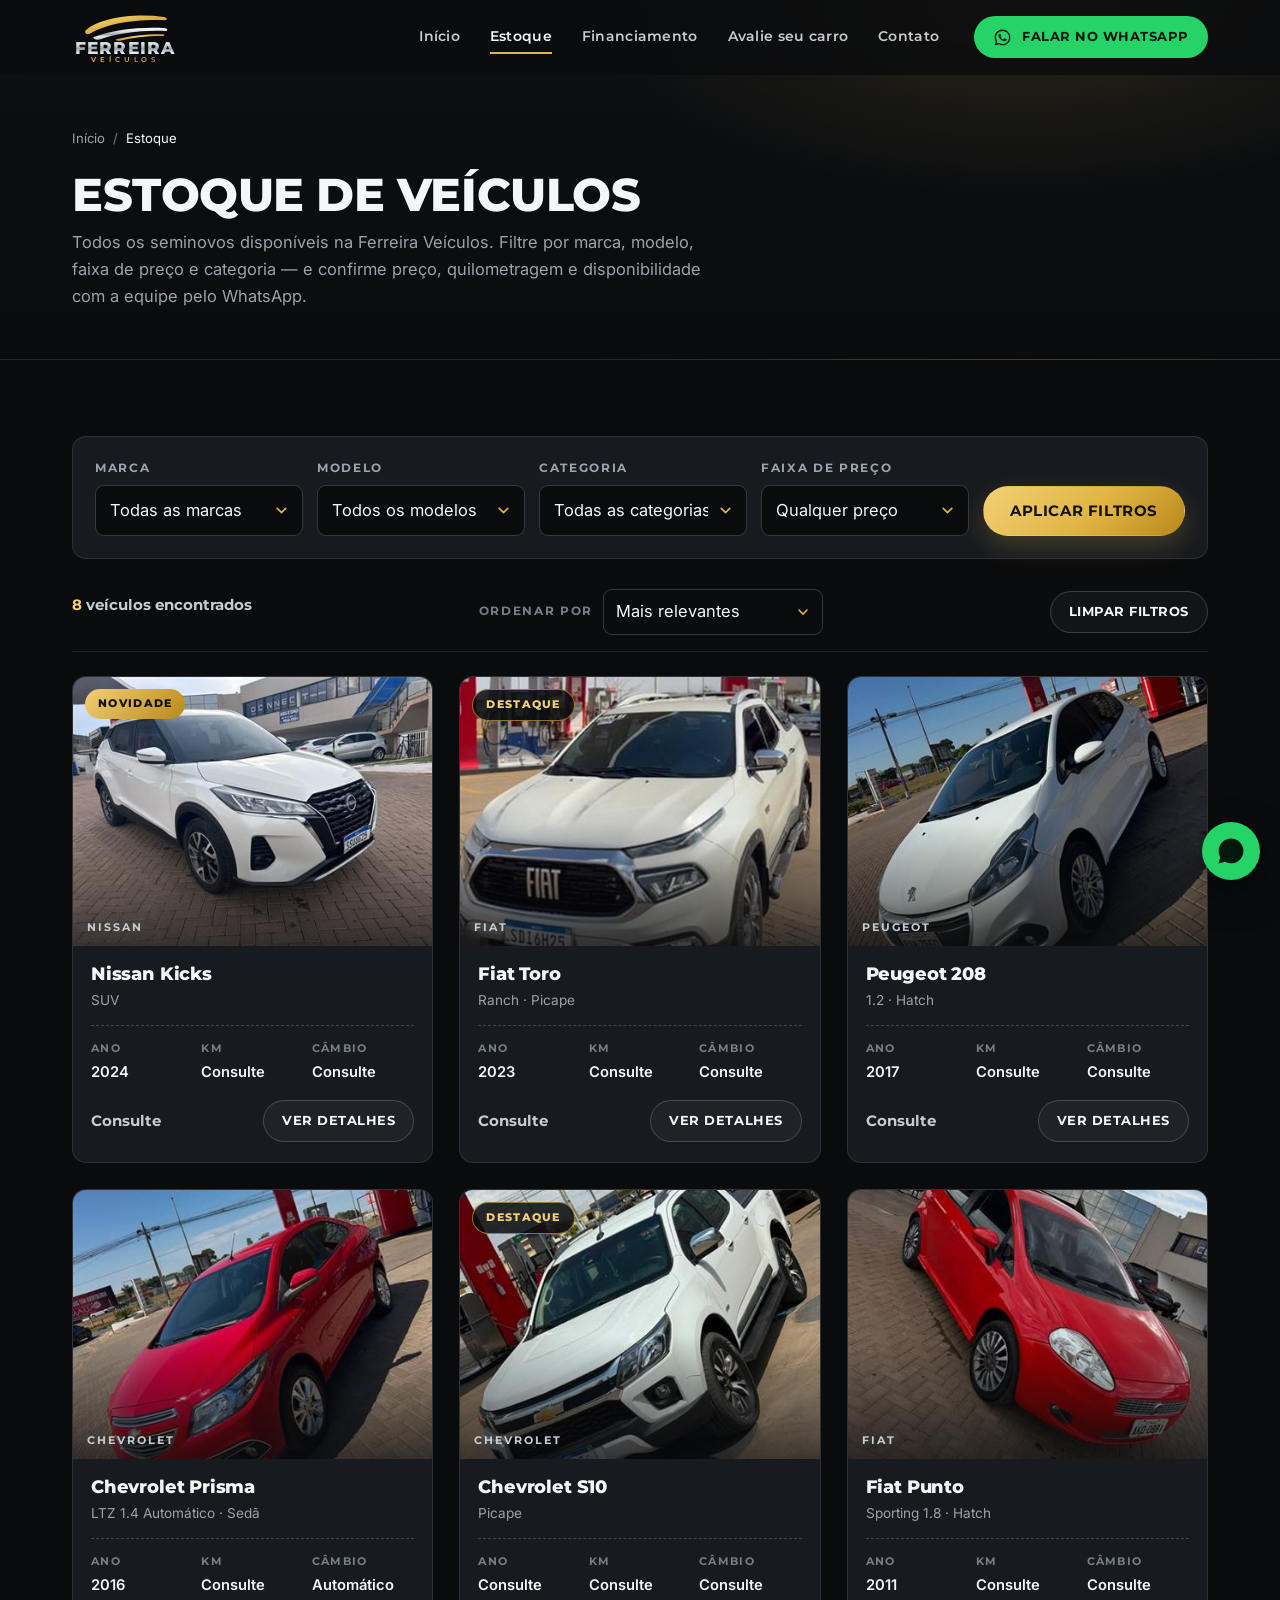
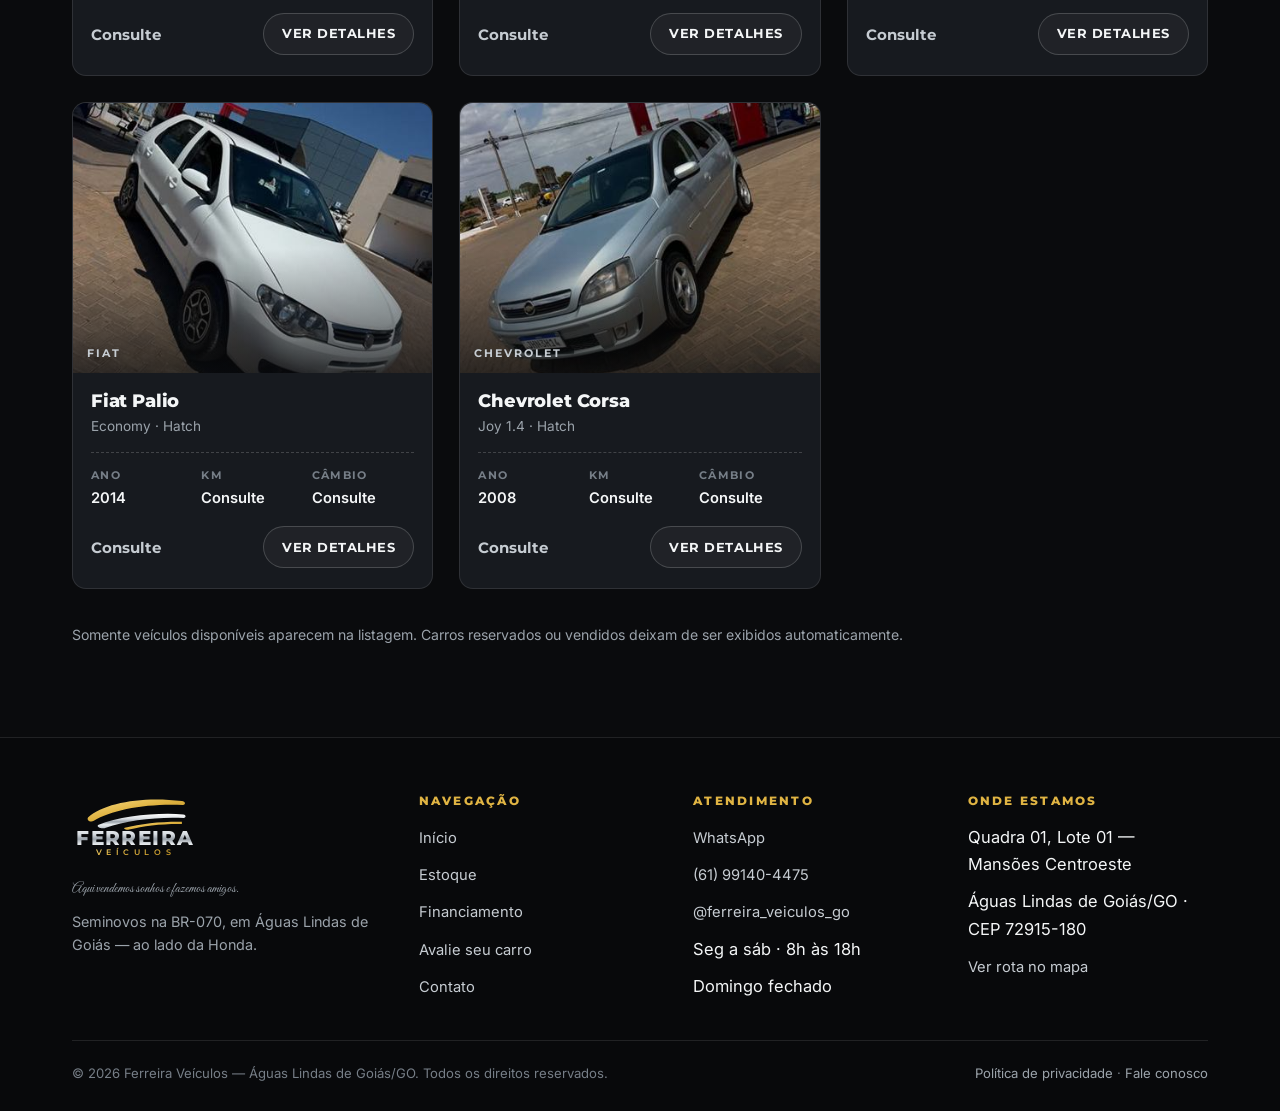
<file: estoque.html>
<!DOCTYPE html>
<html lang="pt-BR">
<head>
  <meta charset="utf-8">
  <meta name="viewport" content="width=device-width, initial-scale=1">
  <title>Estoque de veículos | Ferreira Veículos</title>
  <meta name="description" content="Seminovos disponíveis na Ferreira Veículos em Águas Lindas de Goiás. Filtre por marca, modelo, preço e categoria e fale com a equipe.">
  <meta name="theme-color" content="#0A0B0D">
  <link rel="icon" href="img/favicon.svg" type="image/svg+xml">
  <meta property="og:type" content="website">
  <meta property="og:locale" content="pt_BR">
  <meta property="og:site_name" content="Ferreira Veículos">
  <meta property="og:title" content="Estoque de veículos | Ferreira Veículos">
  <meta property="og:description" content="Seminovos disponíveis na Ferreira Veículos em Águas Lindas de Goiás. Filtre por marca, modelo, preço e categoria e fale com a equipe.">
  <meta property="og:url" content="https://ddesites.github.io/ferreira-veiculos/estoque.html">
  <meta property="og:image" content="https://ddesites.github.io/ferreira-veiculos/img/veiculos/nissan-kicks-2024.jpg">
  <link rel="canonical" href="https://ddesites.github.io/ferreira-veiculos/estoque.html">
  <link rel="preconnect" href="https://fonts.googleapis.com">
  <link rel="preconnect" href="https://fonts.gstatic.com" crossorigin>
  <link href="https://fonts.googleapis.com/css2?family=Great+Vibes&family=Inter:wght@400;500;600&family=Montserrat:wght@600;700;800&display=swap" rel="stylesheet">
  <link rel="stylesheet" href="css/styles.css">
</head>
<body>
  <a class="skip-link" href="#conteudo">Pular para o conteúdo</a>

  <header class="site-header">
    <div class="container header-inner">
      <a class="logo" href="index.html" aria-label="Ferreira Veículos — início">
        <svg viewBox="0 0 360 176" xmlns="http://www.w3.org/2000/svg" role="img" aria-hidden="true" focusable="false">
          <defs>
            <linearGradient id="prata" x1="0" y1="0" x2="0" y2="1">
              <stop offset="0%" stop-color="#FFFFFF"/><stop offset="35%" stop-color="#D7DCE1"/>
              <stop offset="55%" stop-color="#9BA3AB"/><stop offset="75%" stop-color="#E8ECEF"/>
              <stop offset="100%" stop-color="#B9C0C7"/>
            </linearGradient>
            <linearGradient id="ouro" x1="0" y1="0" x2="1" y2="1">
              <stop offset="0%" stop-color="#F7DC86"/><stop offset="45%" stop-color="#E0B443"/>
              <stop offset="100%" stop-color="#B8891A"/>
            </linearGradient>
            <linearGradient id="ouroFina" x1="0" y1="0" x2="1" y2="0">
              <stop offset="0%" stop-color="#C99A22"/><stop offset="50%" stop-color="#F3D075"/>
              <stop offset="100%" stop-color="#C99A22"/>
            </linearGradient>
          </defs>
          <path fill="url(#ouro)" d="M46 66 C 92 24, 204 6, 312 20 C 322 21.5, 324 30, 315 31 C 214 26, 112 44, 62 76 C 52 82, 40 74, 46 66 Z"/>
          <path fill="url(#prata)" d="M74 88 C 138 62, 244 52, 316 58 C 324 58.7, 325 67, 317 68 C 246 64, 156 74, 96 96 C 86 100, 68 95, 74 88 Z"/>
          <path fill="url(#ouroFina)" d="M150 96 C 196 84, 258 78, 312 79 L 312 85 C 258 84, 204 90, 162 101 C 154 103, 144 99, 150 96 Z"/>
          <text x="180" y="146" text-anchor="middle" font-family="Montserrat, 'Arial Black', Arial, sans-serif" font-size="58" font-weight="800" letter-spacing="4" fill="url(#prata)">FERREIRA</text>
          <text x="180" y="172" text-anchor="middle" font-family="Montserrat, Arial, sans-serif" font-size="24" font-weight="600" letter-spacing="13" fill="url(#ouro)">VEÍCULOS</text>
        </svg>
      </a>

      <nav class="nav" aria-label="Navegação principal">
        <a href="index.html">Início</a>
        <a href="estoque.html" class="ativo" aria-current="page">Estoque</a>
        <a href="financiamento.html">Financiamento</a>
        <a href="avalie.html">Avalie seu carro</a>
        <a href="contato.html">Contato</a>
      </nav>

      <a class="btn btn-whats btn-sm header-acao" data-whats="geral" href="#">
        <svg viewBox="0 0 24 24" fill="currentColor" aria-hidden="true"><path d="M12.04 2C6.58 2 2.13 6.45 2.13 11.91c0 1.75.46 3.46 1.32 4.96L2 22l5.25-1.38a9.9 9.9 0 0 0 4.79 1.22h.01c5.46 0 9.91-4.45 9.91-9.91 0-2.65-1.03-5.14-2.9-7.01A9.82 9.82 0 0 0 12.04 2zm0 18.15c-1.48 0-2.93-.4-4.2-1.15l-.3-.18-3.12.82.83-3.04-.2-.31a8.21 8.21 0 0 1-1.26-4.38c0-4.54 3.7-8.23 8.25-8.23 2.2 0 4.27.86 5.83 2.41a8.19 8.19 0 0 1 2.41 5.83c0 4.54-3.7 8.23-8.24 8.23zm4.52-6.16c-.25-.12-1.47-.72-1.69-.81-.23-.08-.39-.12-.56.13-.16.24-.64.8-.78.97-.14.16-.29.18-.54.06-.25-.12-1.05-.39-1.99-1.23-.74-.66-1.23-1.47-1.38-1.72-.14-.25-.01-.38.11-.5.11-.11.25-.29.37-.43.13-.15.17-.25.25-.41.08-.17.04-.31-.02-.43-.06-.12-.56-1.34-.76-1.84-.2-.48-.4-.42-.56-.43h-.47c-.17 0-.43.06-.66.31-.22.25-.86.85-.86 2.07s.89 2.4 1.01 2.56c.12.17 1.75 2.67 4.23 3.74.59.26 1.05.41 1.41.52.59.19 1.13.16 1.56.1.48-.07 1.47-.6 1.68-1.18.21-.58.21-1.07.14-1.18-.06-.11-.22-.17-.47-.29z"/></svg>
        Falar no WhatsApp
      </a>

      <button class="menu-toggle" type="button" aria-expanded="false" aria-controls="menu-mobile" aria-label="Abrir o menu de navegação">
        <span></span>
      </button>
    </div>
  </header>

  <div class="mobile-nav" id="menu-mobile" data-aberto="false">
    <a href="index.html">Início</a>
    <a href="estoque.html" class="ativo" aria-current="page">Estoque</a>
    <a href="financiamento.html">Financiamento</a>
    <a href="avalie.html">Avalie seu carro</a>
    <a href="contato.html">Contato</a>
    <a class="btn btn-whats btn-block" data-whats="geral" href="#">Falar no WhatsApp</a>
  </div>

  <main id="conteudo">
    <section class="page-hero">
      <div class="container">
        <ol class="breadcrumb">
          <li><a href="index.html">Início</a></li>
          <li aria-current="page">Estoque</li>
        </ol>
        <h1>Estoque de veículos</h1>
        <p>Todos os seminovos disponíveis na Ferreira Veículos. Filtre por marca, modelo, faixa de preço e categoria — e confirme preço, quilometragem e disponibilidade com a equipe pelo WhatsApp.</p>
      </div>
    </section>

    <section class="secao">
      <div class="container">
        <button class="btn btn-contorno filtros-mobile-btn" type="button" aria-expanded="false" aria-controls="filtros">Filtrar veículos</button>

        <form class="filtros-card" id="form-filtros" data-rec="true">
          <div class="filtros-grid" id="filtros">
            <div class="campo">
              <label for="f-marca">Marca</label>
              <select id="f-marca" name="marca"></select>
            </div>
            <div class="campo">
              <label for="f-modelo">Modelo</label>
              <select id="f-modelo" name="modelo"></select>
            </div>
            <div class="campo">
              <label for="f-categoria">Categoria</label>
              <select id="f-categoria" name="categoria"></select>
            </div>
            <div class="campo">
              <label for="f-preco">Faixa de preço</label>
              <select id="f-preco" name="preco"></select>
            </div>
            <button class="btn btn-dourado" type="submit">Aplicar filtros</button>
          </div>
        </form>

        <div class="toolbar">
          <p class="contador" id="contador">Carregando o estoque…</p>
          <div class="ordenar">
            <label for="ordem">Ordenar por</label>
            <select id="ordem"></select>
          </div>
          <button class="btn btn-sm btn-contorno" id="limpar-filtros" type="button">Limpar filtros</button>
        </div>

        <div class="grade-veiculos" id="grade-estoque"></div>

        <div class="vazio" id="vazio" hidden>
          <h3>Nenhum veículo com esses filtros</h3>
          <p>Tente ampliar a busca. Se estiver procurando um modelo específico, chame a equipe: podemos ter o carro certo para você ainda sem anúncio.</p>
          <div style="display:flex;gap:12px;justify-content:center;flex-wrap:wrap">
            <a class="btn btn-dourado" data-whats="estoque" href="#">Consultar por WhatsApp</a>
            <button class="btn btn-contorno" type="button" onclick="document.getElementById('limpar-filtros').click()">Limpar filtros</button>
          </div>
        </div>

        <p class="texto-suave" style="margin-top:34px;font-size:.88rem">Somente veículos disponíveis aparecem na listagem. Carros reservados ou vendidos deixam de ser exibidos automaticamente.</p>
      </div>
    </section>

  </main>

<!-- ============ Rodapé ============ -->
  <footer class="rodape">
    <div class="container">
      <div class="rodape-grid">
        <div>
          <a class="logo" href="index.html" aria-label="Ferreira Veículos — início">
            <svg viewBox="0 0 360 176" xmlns="http://www.w3.org/2000/svg" role="img" aria-hidden="true" focusable="false">
              <defs>
                <linearGradient id="prataR" x1="0" y1="0" x2="0" y2="1">
                  <stop offset="0%" stop-color="#FFFFFF"/><stop offset="35%" stop-color="#D7DCE1"/>
                  <stop offset="55%" stop-color="#9BA3AB"/><stop offset="75%" stop-color="#E8ECEF"/>
                  <stop offset="100%" stop-color="#B9C0C7"/>
                </linearGradient>
                <linearGradient id="ouroR" x1="0" y1="0" x2="1" y2="1">
                  <stop offset="0%" stop-color="#F7DC86"/><stop offset="45%" stop-color="#E0B443"/>
                  <stop offset="100%" stop-color="#B8891A"/>
                </linearGradient>
              </defs>
              <path fill="url(#ouroR)" d="M46 66 C 92 24, 204 6, 312 20 C 322 21.5, 324 30, 315 31 C 214 26, 112 44, 62 76 C 52 82, 40 74, 46 66 Z"/>
              <path fill="url(#prataR)" d="M74 88 C 138 62, 244 52, 316 58 C 324 58.7, 325 67, 317 68 C 246 64, 156 74, 96 96 C 86 100, 68 95, 74 88 Z"/>
              <path fill="url(#ouroR)" d="M150 96 C 196 84, 258 78, 312 79 L 312 85 C 258 84, 204 90, 162 101 C 154 103, 144 99, 150 96 Z"/>
              <text x="180" y="146" text-anchor="middle" font-family="Montserrat, 'Arial Black', Arial, sans-serif" font-size="58" font-weight="800" letter-spacing="4" fill="url(#prataR)">FERREIRA</text>
              <text x="180" y="172" text-anchor="middle" font-family="Montserrat, Arial, sans-serif" font-size="24" font-weight="600" letter-spacing="13" fill="url(#ouroR)">VEÍCULOS</text>
            </svg>
          </a>
          <p class="rodape-slogan">Aqui vendemos sonhos e fazemos amigos.</p>
          <p>Seminovos na BR-070, em Águas Lindas de Goiás — ao lado da Honda.</p>
        </div>

        <div>
          <h4>Navegação</h4>
          <ul>
            <li><a href="index.html">Início</a></li>
            <li><a href="estoque.html">Estoque</a></li>
            <li><a href="financiamento.html">Financiamento</a></li>
            <li><a href="avalie.html">Avalie seu carro</a></li>
            <li><a href="contato.html">Contato</a></li>
          </ul>
        </div>

        <div>
          <h4>Atendimento</h4>
          <ul>
            <li><a data-whats="geral" href="#">WhatsApp</a></li>
            <li><a data-tel href="#">(61) 99140-4475</a></li>
            <li><a data-instagram href="#">@ferreira_veiculos_go</a></li>
            <li>Seg a sáb · 8h às 18h</li>
            <li>Domingo fechado</li>
          </ul>
        </div>

        <div>
          <h4>Onde estamos</h4>
          <ul>
            <li>Quadra 01, Lote 01 — Mansões Centroeste</li>
            <li>Águas Lindas de Goiás/GO · CEP 72915-180</li>
            <li><a data-mapa href="#">Ver rota no mapa</a></li>
          </ul>
        </div>
      </div>

      <div class="rodape-legal">
        <span>© <span data-ano>2026</span> Ferreira Veículos — Águas Lindas de Goiás/GO. Todos os direitos reservados.</span>
        <span><a href="privacidade.html">Política de privacidade</a> · <a href="contato.html">Fale conosco</a></span>
      </div>
    </div>
  </footer>

  <a class="whats-flutuante" data-whats="geral" href="#" aria-label="Falar com a Ferreira Veículos no WhatsApp">
    <span class="dica" aria-hidden="true">Fale com a gente</span>
    <svg viewBox="0 0 24 24" fill="currentColor" aria-hidden="true"><path d="M12.04 2C6.58 2 2.13 6.45 2.13 11.91c0 1.75.46 3.46 1.32 4.96L2 22l5.25-1.38a9.9 9.9 0 0 0 4.79 1.22h.01c5.46 0 9.91-4.45 9.91-9.91 0-2.65-1.03-5.14-2.9-7.01A9.82 9.82 0 0 0 12.04 2zm4.52 12c-.25-.12-1.47-.72-1.69-.81-.23-.08-.39-.12-.56.13-.16.24-.64.8-.78.97-.14.16-.29.18-.54.06-.25-.12-1.05-.39-1.99-1.23-.74-.66-1.23-1.47-1.38-1.72-.14-.25-.01-.38.11-.5.11-.11.25-.29.37-.43.13-.15.17-.25.25-.41.08-.17.04-.31-.02-.43-.06-.12-.56-1.34-.76-1.84-.2-.48-.4-.42-.56-.43h-.47c-.17 0-.43.06-.66.31-.22.25-.86.85-.86 2.07s.89 2.4 1.01 2.56c.12.17 1.75 2.67 4.23 3.74.59.26 1.05.41 1.41.52.59.19 1.13.16 1.56.1.48-.07 1.47-.6 1.68-1.18.21-.58.21-1.07.14-1.18-.06-.11-.22-.17-.47-.29z"/></svg>
  </a>
</body>
</html>

  <script src="js/dados.js"></script>
  <script src="js/main.js"></script>
  <script src="js/busca.js"></script>
</body>
</html>
</file>
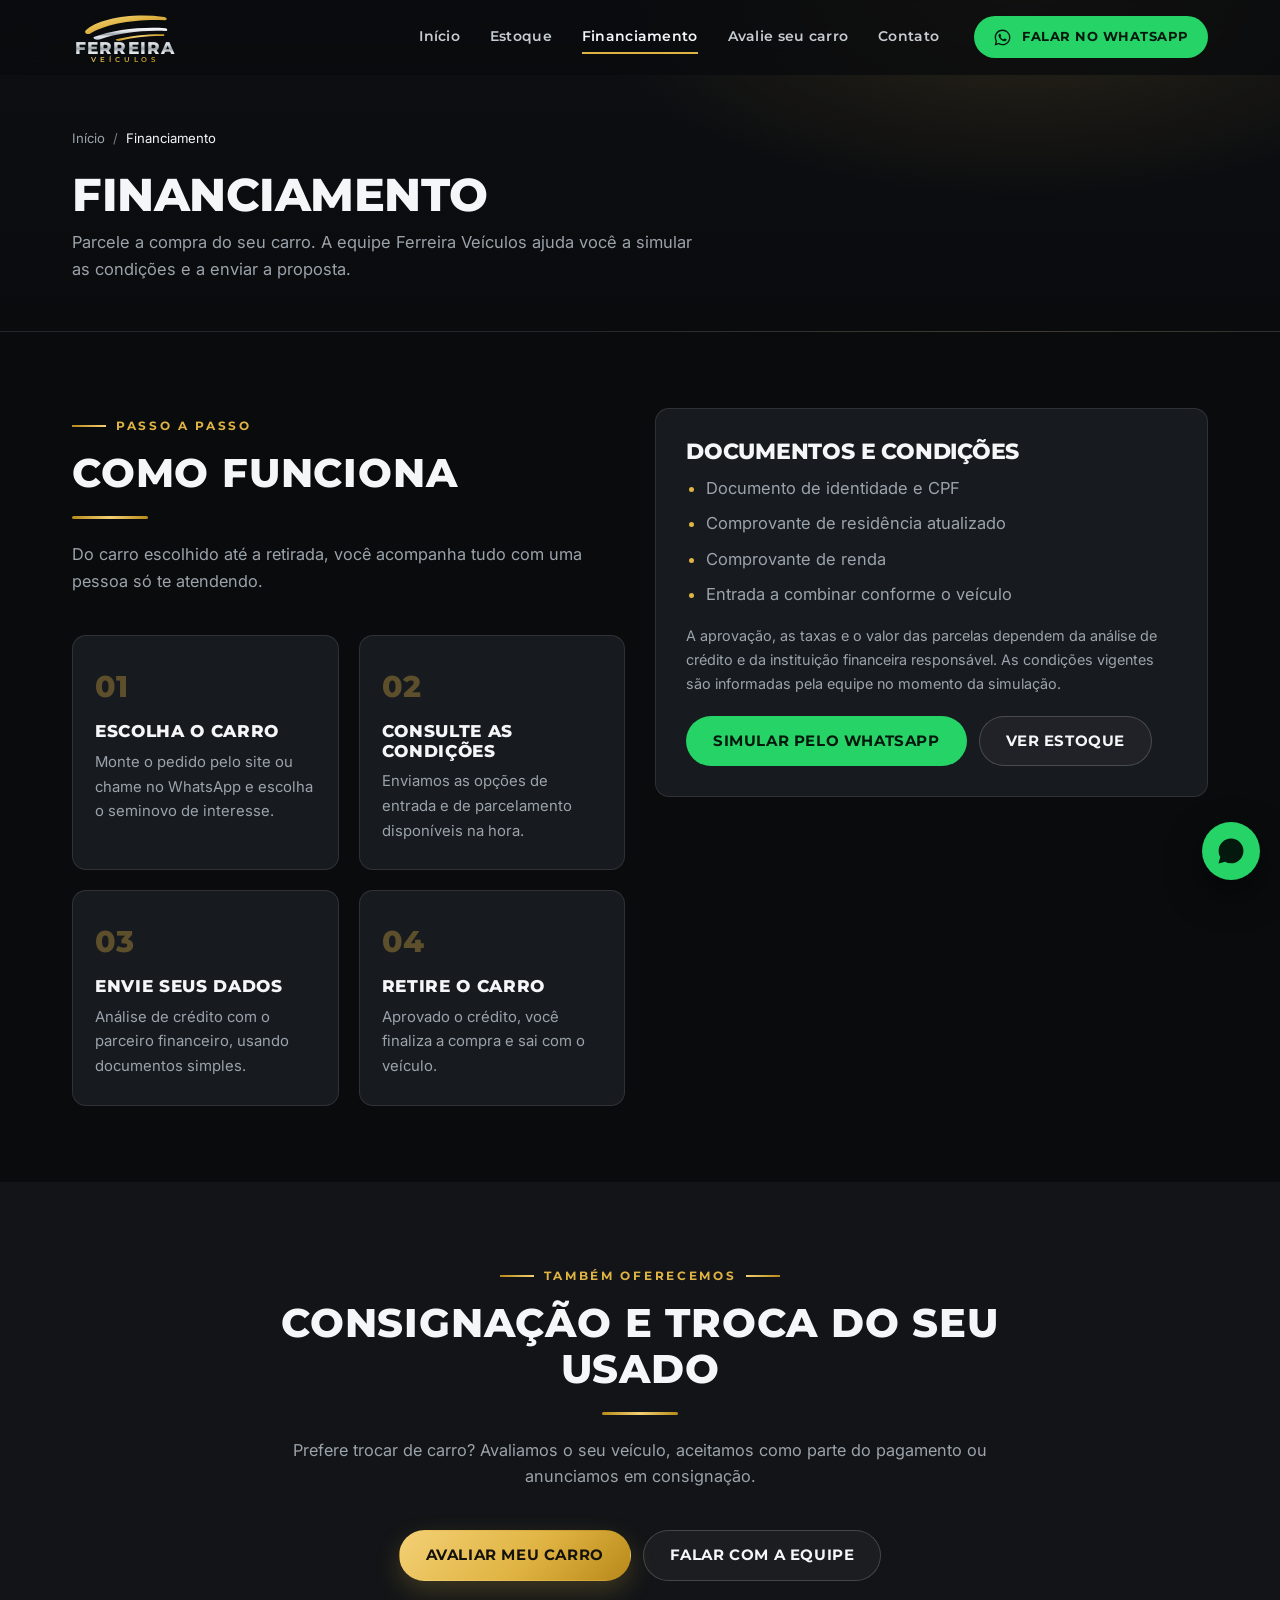
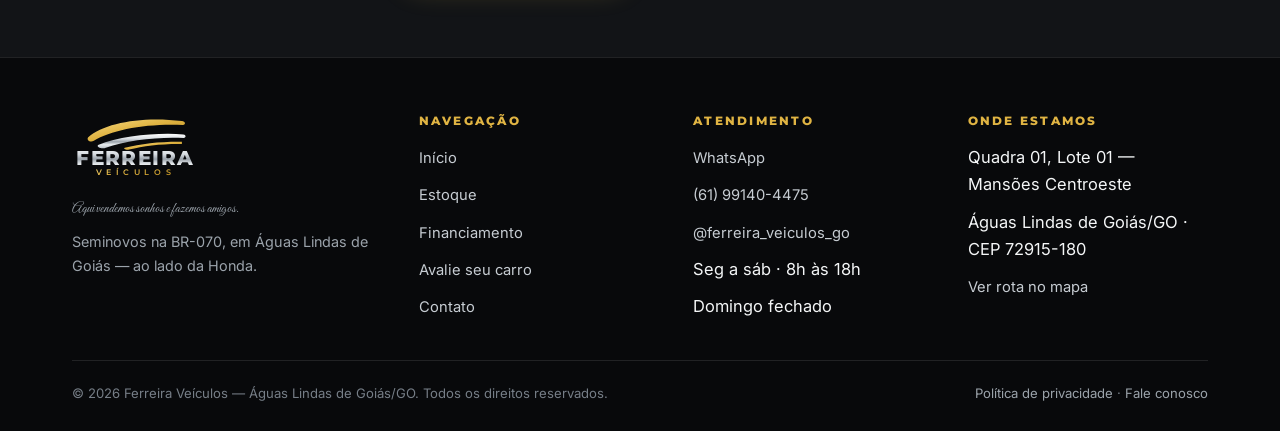
<file: financiamento.html>
<!DOCTYPE html>
<html lang="pt-BR">
<head>
  <meta charset="utf-8">
  <meta name="viewport" content="width=device-width, initial-scale=1">
  <title>Financiamento de veículos | Ferreira Veículos</title>
  <meta name="description" content="Simule o financiamento do seu carro com a equipe Ferreira Veículos em Águas Lindas de Goiás.">
  <meta name="theme-color" content="#0A0B0D">
  <link rel="icon" href="img/favicon.svg" type="image/svg+xml">
  <meta property="og:type" content="website">
  <meta property="og:locale" content="pt_BR">
  <meta property="og:site_name" content="Ferreira Veículos">
  <meta property="og:title" content="Financiamento de veículos | Ferreira Veículos">
  <meta property="og:description" content="Simule o financiamento do seu carro com a equipe Ferreira Veículos em Águas Lindas de Goiás.">
  <meta property="og:url" content="https://ddesites.github.io/ferreira-veiculos/financiamento.html">
  <meta property="og:image" content="https://ddesites.github.io/ferreira-veiculos/img/veiculos/nissan-kicks-2024.jpg">
  <link rel="canonical" href="https://ddesites.github.io/ferreira-veiculos/financiamento.html">
  <link rel="preconnect" href="https://fonts.googleapis.com">
  <link rel="preconnect" href="https://fonts.gstatic.com" crossorigin>
  <link href="https://fonts.googleapis.com/css2?family=Great+Vibes&family=Inter:wght@400;500;600&family=Montserrat:wght@600;700;800&display=swap" rel="stylesheet">
  <link rel="stylesheet" href="css/styles.css">
</head>
<body>
  <a class="skip-link" href="#conteudo">Pular para o conteúdo</a>

  <header class="site-header">
    <div class="container header-inner">
      <a class="logo" href="index.html" aria-label="Ferreira Veículos — início">
        <svg viewBox="0 0 360 176" xmlns="http://www.w3.org/2000/svg" role="img" aria-hidden="true" focusable="false">
          <defs>
            <linearGradient id="prata" x1="0" y1="0" x2="0" y2="1">
              <stop offset="0%" stop-color="#FFFFFF"/><stop offset="35%" stop-color="#D7DCE1"/>
              <stop offset="55%" stop-color="#9BA3AB"/><stop offset="75%" stop-color="#E8ECEF"/>
              <stop offset="100%" stop-color="#B9C0C7"/>
            </linearGradient>
            <linearGradient id="ouro" x1="0" y1="0" x2="1" y2="1">
              <stop offset="0%" stop-color="#F7DC86"/><stop offset="45%" stop-color="#E0B443"/>
              <stop offset="100%" stop-color="#B8891A"/>
            </linearGradient>
            <linearGradient id="ouroFina" x1="0" y1="0" x2="1" y2="0">
              <stop offset="0%" stop-color="#C99A22"/><stop offset="50%" stop-color="#F3D075"/>
              <stop offset="100%" stop-color="#C99A22"/>
            </linearGradient>
          </defs>
          <path fill="url(#ouro)" d="M46 66 C 92 24, 204 6, 312 20 C 322 21.5, 324 30, 315 31 C 214 26, 112 44, 62 76 C 52 82, 40 74, 46 66 Z"/>
          <path fill="url(#prata)" d="M74 88 C 138 62, 244 52, 316 58 C 324 58.7, 325 67, 317 68 C 246 64, 156 74, 96 96 C 86 100, 68 95, 74 88 Z"/>
          <path fill="url(#ouroFina)" d="M150 96 C 196 84, 258 78, 312 79 L 312 85 C 258 84, 204 90, 162 101 C 154 103, 144 99, 150 96 Z"/>
          <text x="180" y="146" text-anchor="middle" font-family="Montserrat, 'Arial Black', Arial, sans-serif" font-size="58" font-weight="800" letter-spacing="4" fill="url(#prata)">FERREIRA</text>
          <text x="180" y="172" text-anchor="middle" font-family="Montserrat, Arial, sans-serif" font-size="24" font-weight="600" letter-spacing="13" fill="url(#ouro)">VEÍCULOS</text>
        </svg>
      </a>

      <nav class="nav" aria-label="Navegação principal">
        <a href="index.html">Início</a>
        <a href="estoque.html">Estoque</a>
        <a href="financiamento.html" class="ativo" aria-current="page">Financiamento</a>
        <a href="avalie.html">Avalie seu carro</a>
        <a href="contato.html">Contato</a>
      </nav>

      <a class="btn btn-whats btn-sm header-acao" data-whats="geral" href="#">
        <svg viewBox="0 0 24 24" fill="currentColor" aria-hidden="true"><path d="M12.04 2C6.58 2 2.13 6.45 2.13 11.91c0 1.75.46 3.46 1.32 4.96L2 22l5.25-1.38a9.9 9.9 0 0 0 4.79 1.22h.01c5.46 0 9.91-4.45 9.91-9.91 0-2.65-1.03-5.14-2.9-7.01A9.82 9.82 0 0 0 12.04 2zm0 18.15c-1.48 0-2.93-.4-4.2-1.15l-.3-.18-3.12.82.83-3.04-.2-.31a8.21 8.21 0 0 1-1.26-4.38c0-4.54 3.7-8.23 8.25-8.23 2.2 0 4.27.86 5.83 2.41a8.19 8.19 0 0 1 2.41 5.83c0 4.54-3.7 8.23-8.24 8.23zm4.52-6.16c-.25-.12-1.47-.72-1.69-.81-.23-.08-.39-.12-.56.13-.16.24-.64.8-.78.97-.14.16-.29.18-.54.06-.25-.12-1.05-.39-1.99-1.23-.74-.66-1.23-1.47-1.38-1.72-.14-.25-.01-.38.11-.5.11-.11.25-.29.37-.43.13-.15.17-.25.25-.41.08-.17.04-.31-.02-.43-.06-.12-.56-1.34-.76-1.84-.2-.48-.4-.42-.56-.43h-.47c-.17 0-.43.06-.66.31-.22.25-.86.85-.86 2.07s.89 2.4 1.01 2.56c.12.17 1.75 2.67 4.23 3.74.59.26 1.05.41 1.41.52.59.19 1.13.16 1.56.1.48-.07 1.47-.6 1.68-1.18.21-.58.21-1.07.14-1.18-.06-.11-.22-.17-.47-.29z"/></svg>
        Falar no WhatsApp
      </a>

      <button class="menu-toggle" type="button" aria-expanded="false" aria-controls="menu-mobile" aria-label="Abrir o menu de navegação">
        <span></span>
      </button>
    </div>
  </header>

  <div class="mobile-nav" id="menu-mobile" data-aberto="false">
    <a href="index.html">Início</a>
    <a href="estoque.html">Estoque</a>
    <a href="financiamento.html" class="ativo" aria-current="page">Financiamento</a>
    <a href="avalie.html">Avalie seu carro</a>
    <a href="contato.html">Contato</a>
    <a class="btn btn-whats btn-block" data-whats="geral" href="#">Falar no WhatsApp</a>
  </div>

  <main id="conteudo">
    <section class="page-hero">
      <div class="container">
        <ol class="breadcrumb">
          <li><a href="index.html">Início</a></li>
          <li aria-current="page">Financiamento</li>
        </ol>
        <h1>Financiamento</h1>
        <p>Parcele a compra do seu carro. A equipe Ferreira Veículos ajuda você a simular as condições e a enviar a proposta.</p>
      </div>
    </section>

    <section class="secao">
      <div class="container dois-colas">
        <div>
          <div class="secao-head">
            <span class="eyebrow">Passo a passo</span>
            <h2 class="titulo-secao">Como funciona</h2>
            <hr class="regua-dourada">
            <p class="sub-secao">Do carro escolhido até a retirada, você acompanha tudo com uma pessoa só te atendendo.</p>
          </div>

          <div class="etapas">
            <article class="etapa">
              <h3>Escolha o carro</h3>
              <p>Monte o pedido pelo site ou chame no WhatsApp e escolha o seminovo de interesse.</p>
            </article>
            <article class="etapa">
              <h3>Consulte as condições</h3>
              <p>Enviamos as opções de entrada e de parcelamento disponíveis na hora.</p>
            </article>
            <article class="etapa">
              <h3>Envie seus dados</h3>
              <p>Análise de crédito com o parceiro financeiro, usando documentos simples.</p>
            </article>
            <article class="etapa">
              <h3>Retire o carro</h3>
              <p>Aprovado o crédito, você finaliza a compra e sai com o veículo.</p>
            </article>
          </div>
        </div>

        <div class="painel">
          <h2>Documentos e condições</h2>
          <ul>
            <li>Documento de identidade e CPF</li>
            <li>Comprovante de residência atualizado</li>
            <li>Comprovante de renda</li>
            <li>Entrada a combinar conforme o veículo</li>
          </ul>
          <p class="texto-suave" style="font-size:.9rem">A aprovação, as taxas e o valor das parcelas dependem da análise de crédito e da instituição financeira responsável. As condições vigentes são informadas pela equipe no momento da simulação.</p>
          <div style="display:flex;gap:12px;flex-wrap:wrap;margin-top:20px">
            <a class="btn btn-whats" data-whats="financiamento" href="#">Simular pelo WhatsApp</a>
            <a class="btn btn-contorno" href="estoque.html">Ver estoque</a>
          </div>
        </div>
      </div>
    </section>

    <section class="secao secao-fundo">
      <div class="container">
        <div class="secao-head center">
          <span class="eyebrow">Também oferecemos</span>
          <h2 class="titulo-secao">Consignação e troca do seu usado</h2>
          <hr class="regua-dourada">
          <p class="sub-secao">Prefere trocar de carro? Avaliamos o seu veículo, aceitamos como parte do pagamento ou anunciamos em consignação.</p>
        </div>
        <div style="display:flex;gap:12px;justify-content:center;flex-wrap:wrap">
          <a class="btn btn-dourado" href="avalie.html">Avaliar meu carro</a>
          <a class="btn btn-contorno" data-whats="geral" href="#">Falar com a equipe</a>
        </div>
      </div>
    </section>

  </main>

<!-- ============ Rodapé ============ -->
  <footer class="rodape">
    <div class="container">
      <div class="rodape-grid">
        <div>
          <a class="logo" href="index.html" aria-label="Ferreira Veículos — início">
            <svg viewBox="0 0 360 176" xmlns="http://www.w3.org/2000/svg" role="img" aria-hidden="true" focusable="false">
              <defs>
                <linearGradient id="prataR" x1="0" y1="0" x2="0" y2="1">
                  <stop offset="0%" stop-color="#FFFFFF"/><stop offset="35%" stop-color="#D7DCE1"/>
                  <stop offset="55%" stop-color="#9BA3AB"/><stop offset="75%" stop-color="#E8ECEF"/>
                  <stop offset="100%" stop-color="#B9C0C7"/>
                </linearGradient>
                <linearGradient id="ouroR" x1="0" y1="0" x2="1" y2="1">
                  <stop offset="0%" stop-color="#F7DC86"/><stop offset="45%" stop-color="#E0B443"/>
                  <stop offset="100%" stop-color="#B8891A"/>
                </linearGradient>
              </defs>
              <path fill="url(#ouroR)" d="M46 66 C 92 24, 204 6, 312 20 C 322 21.5, 324 30, 315 31 C 214 26, 112 44, 62 76 C 52 82, 40 74, 46 66 Z"/>
              <path fill="url(#prataR)" d="M74 88 C 138 62, 244 52, 316 58 C 324 58.7, 325 67, 317 68 C 246 64, 156 74, 96 96 C 86 100, 68 95, 74 88 Z"/>
              <path fill="url(#ouroR)" d="M150 96 C 196 84, 258 78, 312 79 L 312 85 C 258 84, 204 90, 162 101 C 154 103, 144 99, 150 96 Z"/>
              <text x="180" y="146" text-anchor="middle" font-family="Montserrat, 'Arial Black', Arial, sans-serif" font-size="58" font-weight="800" letter-spacing="4" fill="url(#prataR)">FERREIRA</text>
              <text x="180" y="172" text-anchor="middle" font-family="Montserrat, Arial, sans-serif" font-size="24" font-weight="600" letter-spacing="13" fill="url(#ouroR)">VEÍCULOS</text>
            </svg>
          </a>
          <p class="rodape-slogan">Aqui vendemos sonhos e fazemos amigos.</p>
          <p>Seminovos na BR-070, em Águas Lindas de Goiás — ao lado da Honda.</p>
        </div>

        <div>
          <h4>Navegação</h4>
          <ul>
            <li><a href="index.html">Início</a></li>
            <li><a href="estoque.html">Estoque</a></li>
            <li><a href="financiamento.html">Financiamento</a></li>
            <li><a href="avalie.html">Avalie seu carro</a></li>
            <li><a href="contato.html">Contato</a></li>
          </ul>
        </div>

        <div>
          <h4>Atendimento</h4>
          <ul>
            <li><a data-whats="geral" href="#">WhatsApp</a></li>
            <li><a data-tel href="#">(61) 99140-4475</a></li>
            <li><a data-instagram href="#">@ferreira_veiculos_go</a></li>
            <li>Seg a sáb · 8h às 18h</li>
            <li>Domingo fechado</li>
          </ul>
        </div>

        <div>
          <h4>Onde estamos</h4>
          <ul>
            <li>Quadra 01, Lote 01 — Mansões Centroeste</li>
            <li>Águas Lindas de Goiás/GO · CEP 72915-180</li>
            <li><a data-mapa href="#">Ver rota no mapa</a></li>
          </ul>
        </div>
      </div>

      <div class="rodape-legal">
        <span>© <span data-ano>2026</span> Ferreira Veículos — Águas Lindas de Goiás/GO. Todos os direitos reservados.</span>
        <span><a href="privacidade.html">Política de privacidade</a> · <a href="contato.html">Fale conosco</a></span>
      </div>
    </div>
  </footer>

  <a class="whats-flutuante" data-whats="geral" href="#" aria-label="Falar com a Ferreira Veículos no WhatsApp">
    <span class="dica" aria-hidden="true">Fale com a gente</span>
    <svg viewBox="0 0 24 24" fill="currentColor" aria-hidden="true"><path d="M12.04 2C6.58 2 2.13 6.45 2.13 11.91c0 1.75.46 3.46 1.32 4.96L2 22l5.25-1.38a9.9 9.9 0 0 0 4.79 1.22h.01c5.46 0 9.91-4.45 9.91-9.91 0-2.65-1.03-5.14-2.9-7.01A9.82 9.82 0 0 0 12.04 2zm4.52 12c-.25-.12-1.47-.72-1.69-.81-.23-.08-.39-.12-.56.13-.16.24-.64.8-.78.97-.14.16-.29.18-.54.06-.25-.12-1.05-.39-1.99-1.23-.74-.66-1.23-1.47-1.38-1.72-.14-.25-.01-.38.11-.5.11-.11.25-.29.37-.43.13-.15.17-.25.25-.41.08-.17.04-.31-.02-.43-.06-.12-.56-1.34-.76-1.84-.2-.48-.4-.42-.56-.43h-.47c-.17 0-.43.06-.66.31-.22.25-.86.85-.86 2.07s.89 2.4 1.01 2.56c.12.17 1.75 2.67 4.23 3.74.59.26 1.05.41 1.41.52.59.19 1.13.16 1.56.1.48-.07 1.47-.6 1.68-1.18.21-.58.21-1.07.14-1.18-.06-.11-.22-.17-.47-.29z"/></svg>
  </a>
</body>
</html>

  <script src="js/dados.js"></script>
  <script src="js/main.js"></script>
</body>
</html>
</file>
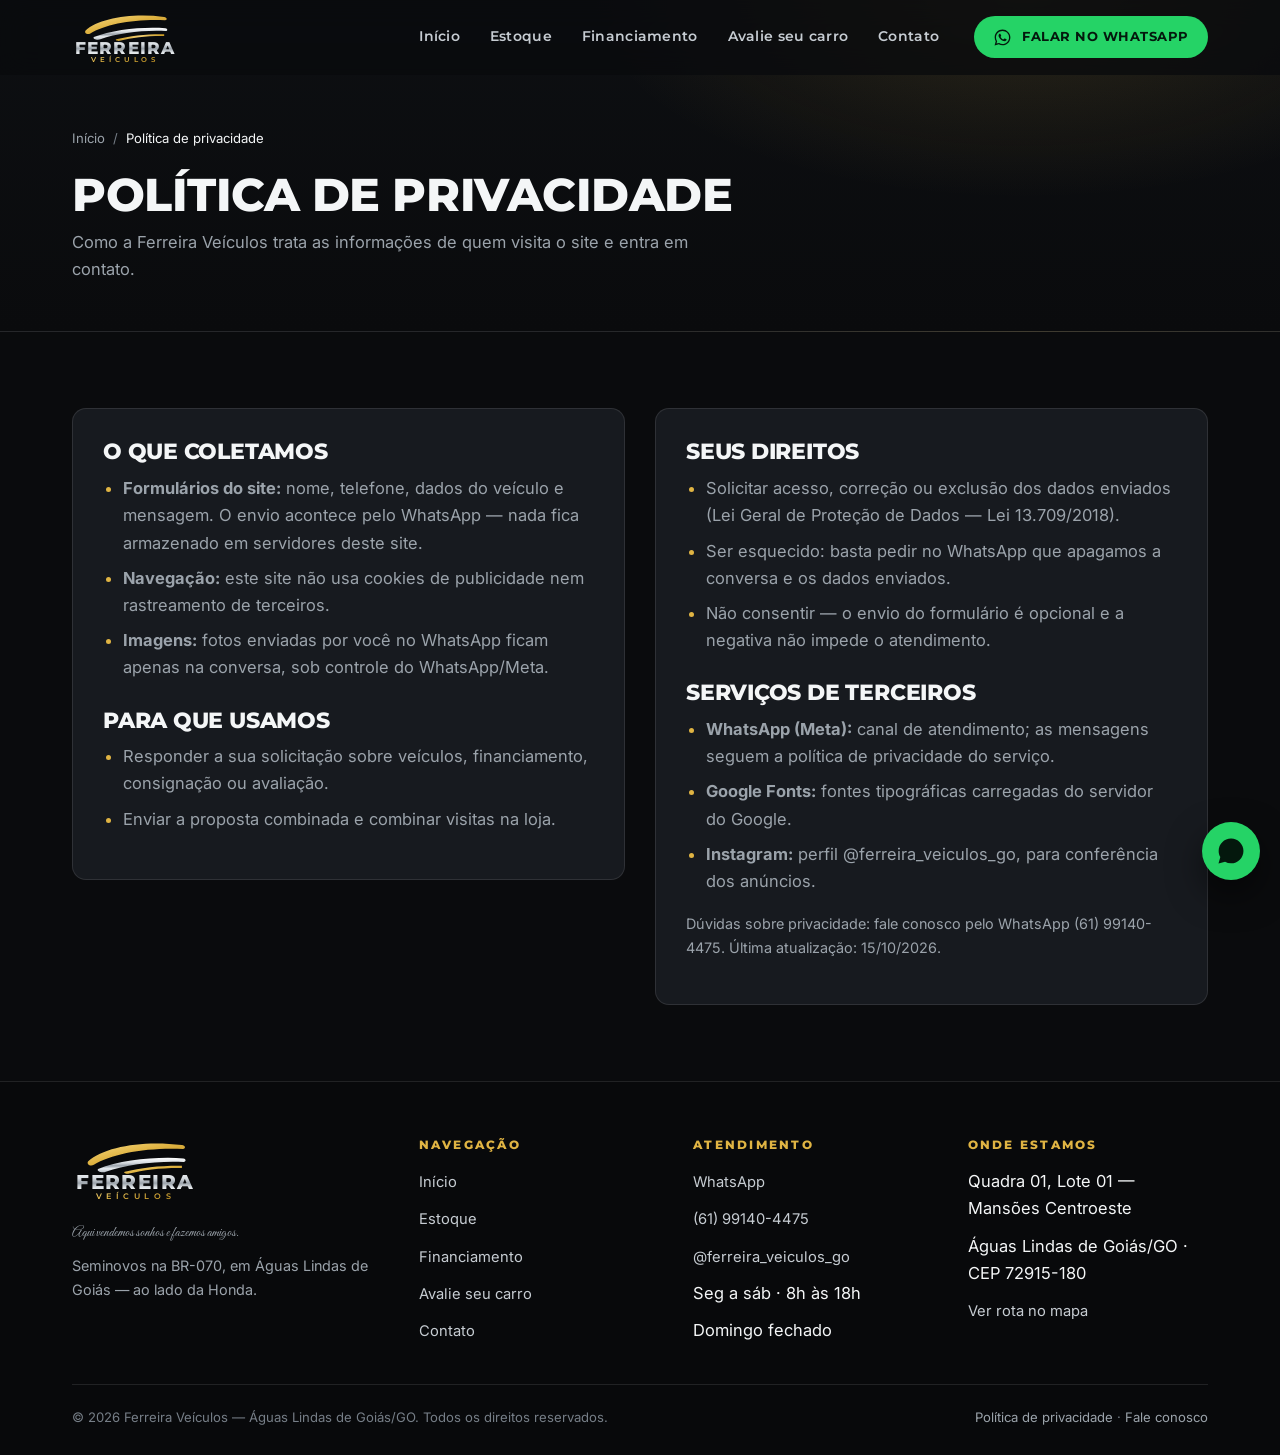
<file: privacidade.html>
<!DOCTYPE html>
<html lang="pt-BR">
<head>
  <meta charset="utf-8">
  <meta name="viewport" content="width=device-width, initial-scale=1">
  <title>Política de privacidade | Ferreira Veículos</title>
  <meta name="description" content="Como a Ferreira Veículos trata os dados enviados pelos visitantes do site, conforme a LGPD.">
  <meta name="theme-color" content="#0A0B0D">
  <link rel="icon" href="img/favicon.svg" type="image/svg+xml">
  <meta property="og:type" content="website">
  <meta property="og:locale" content="pt_BR">
  <meta property="og:site_name" content="Ferreira Veículos">
  <meta property="og:title" content="Política de privacidade | Ferreira Veículos">
  <meta property="og:description" content="Como a Ferreira Veículos trata os dados enviados pelos visitantes do site, conforme a LGPD.">
  <meta property="og:url" content="https://ddesites.github.io/ferreira-veiculos/privacidade.html">
  <meta property="og:image" content="https://ddesites.github.io/ferreira-veiculos/img/veiculos/nissan-kicks-2024.jpg">
  <link rel="canonical" href="https://ddesites.github.io/ferreira-veiculos/privacidade.html">
  <link rel="preconnect" href="https://fonts.googleapis.com">
  <link rel="preconnect" href="https://fonts.gstatic.com" crossorigin>
  <link href="https://fonts.googleapis.com/css2?family=Great+Vibes&family=Inter:wght@400;500;600&family=Montserrat:wght@600;700;800&display=swap" rel="stylesheet">
  <link rel="stylesheet" href="css/styles.css">
</head>
<body>
  <a class="skip-link" href="#conteudo">Pular para o conteúdo</a>

  <header class="site-header">
    <div class="container header-inner">
      <a class="logo" href="index.html" aria-label="Ferreira Veículos — início">
        <svg viewBox="0 0 360 176" xmlns="http://www.w3.org/2000/svg" role="img" aria-hidden="true" focusable="false">
          <defs>
            <linearGradient id="prata" x1="0" y1="0" x2="0" y2="1">
              <stop offset="0%" stop-color="#FFFFFF"/><stop offset="35%" stop-color="#D7DCE1"/>
              <stop offset="55%" stop-color="#9BA3AB"/><stop offset="75%" stop-color="#E8ECEF"/>
              <stop offset="100%" stop-color="#B9C0C7"/>
            </linearGradient>
            <linearGradient id="ouro" x1="0" y1="0" x2="1" y2="1">
              <stop offset="0%" stop-color="#F7DC86"/><stop offset="45%" stop-color="#E0B443"/>
              <stop offset="100%" stop-color="#B8891A"/>
            </linearGradient>
            <linearGradient id="ouroFina" x1="0" y1="0" x2="1" y2="0">
              <stop offset="0%" stop-color="#C99A22"/><stop offset="50%" stop-color="#F3D075"/>
              <stop offset="100%" stop-color="#C99A22"/>
            </linearGradient>
          </defs>
          <path fill="url(#ouro)" d="M46 66 C 92 24, 204 6, 312 20 C 322 21.5, 324 30, 315 31 C 214 26, 112 44, 62 76 C 52 82, 40 74, 46 66 Z"/>
          <path fill="url(#prata)" d="M74 88 C 138 62, 244 52, 316 58 C 324 58.7, 325 67, 317 68 C 246 64, 156 74, 96 96 C 86 100, 68 95, 74 88 Z"/>
          <path fill="url(#ouroFina)" d="M150 96 C 196 84, 258 78, 312 79 L 312 85 C 258 84, 204 90, 162 101 C 154 103, 144 99, 150 96 Z"/>
          <text x="180" y="146" text-anchor="middle" font-family="Montserrat, 'Arial Black', Arial, sans-serif" font-size="58" font-weight="800" letter-spacing="4" fill="url(#prata)">FERREIRA</text>
          <text x="180" y="172" text-anchor="middle" font-family="Montserrat, Arial, sans-serif" font-size="24" font-weight="600" letter-spacing="13" fill="url(#ouro)">VEÍCULOS</text>
        </svg>
      </a>

      <nav class="nav" aria-label="Navegação principal">
        <a href="index.html">Início</a>
        <a href="estoque.html">Estoque</a>
        <a href="financiamento.html">Financiamento</a>
        <a href="avalie.html">Avalie seu carro</a>
        <a href="contato.html">Contato</a>
      </nav>

      <a class="btn btn-whats btn-sm header-acao" data-whats="geral" href="#">
        <svg viewBox="0 0 24 24" fill="currentColor" aria-hidden="true"><path d="M12.04 2C6.58 2 2.13 6.45 2.13 11.91c0 1.75.46 3.46 1.32 4.96L2 22l5.25-1.38a9.9 9.9 0 0 0 4.79 1.22h.01c5.46 0 9.91-4.45 9.91-9.91 0-2.65-1.03-5.14-2.9-7.01A9.82 9.82 0 0 0 12.04 2zm0 18.15c-1.48 0-2.93-.4-4.2-1.15l-.3-.18-3.12.82.83-3.04-.2-.31a8.21 8.21 0 0 1-1.26-4.38c0-4.54 3.7-8.23 8.25-8.23 2.2 0 4.27.86 5.83 2.41a8.19 8.19 0 0 1 2.41 5.83c0 4.54-3.7 8.23-8.24 8.23zm4.52-6.16c-.25-.12-1.47-.72-1.69-.81-.23-.08-.39-.12-.56.13-.16.24-.64.8-.78.97-.14.16-.29.18-.54.06-.25-.12-1.05-.39-1.99-1.23-.74-.66-1.23-1.47-1.38-1.72-.14-.25-.01-.38.11-.5.11-.11.25-.29.37-.43.13-.15.17-.25.25-.41.08-.17.04-.31-.02-.43-.06-.12-.56-1.34-.76-1.84-.2-.48-.4-.42-.56-.43h-.47c-.17 0-.43.06-.66.31-.22.25-.86.85-.86 2.07s.89 2.4 1.01 2.56c.12.17 1.75 2.67 4.23 3.74.59.26 1.05.41 1.41.52.59.19 1.13.16 1.56.1.48-.07 1.47-.6 1.68-1.18.21-.58.21-1.07.14-1.18-.06-.11-.22-.17-.47-.29z"/></svg>
        Falar no WhatsApp
      </a>

      <button class="menu-toggle" type="button" aria-expanded="false" aria-controls="menu-mobile" aria-label="Abrir o menu de navegação">
        <span></span>
      </button>
    </div>
  </header>

  <div class="mobile-nav" id="menu-mobile" data-aberto="false">
    <a href="index.html">Início</a>
    <a href="estoque.html">Estoque</a>
    <a href="financiamento.html">Financiamento</a>
    <a href="avalie.html">Avalie seu carro</a>
    <a href="contato.html">Contato</a>
    <a class="btn btn-whats btn-block" data-whats="geral" href="#">Falar no WhatsApp</a>
  </div>

  <main id="conteudo">
    <section class="page-hero">
      <div class="container">
        <ol class="breadcrumb">
          <li><a href="index.html">Início</a></li>
          <li aria-current="page">Política de privacidade</li>
        </ol>
        <h1>Política de privacidade</h1>
        <p>Como a Ferreira Veículos trata as informações de quem visita o site e entra em contato.</p>
      </div>
    </section>

    <section class="secao">
      <div class="container dois-colas">
        <div class="painel">
          <h2>O que coletamos</h2>
          <ul>
            <li><strong>Formulários do site:</strong> nome, telefone, dados do veículo e mensagem. O envio acontece pelo WhatsApp — nada fica armazenado em servidores deste site.</li>
            <li><strong>Navegação:</strong> este site não usa cookies de publicidade nem rastreamento de terceiros.</li>
            <li><strong>Imagens:</strong> fotos enviadas por você no WhatsApp ficam apenas na conversa, sob controle do WhatsApp/Meta.</li>
          </ul>

          <h2 style="margin-top:26px">Para que usamos</h2>
          <ul>
            <li>Responder a sua solicitação sobre veículos, financiamento, consignação ou avaliação.</li>
            <li>Enviar a proposta combinada e combinar visitas na loja.</li>
          </ul>
        </div>

        <div class="painel">
          <h2>Seus direitos</h2>
          <ul>
            <li>Solicitar acesso, correção ou exclusão dos dados enviados (Lei Geral de Proteção de Dados — Lei 13.709/2018).</li>
            <li>Ser esquecido: basta pedir no WhatsApp que apagamos a conversa e os dados enviados.</li>
            <li>Não consentir — o envio do formulário é opcional e a negativa não impede o atendimento.</li>
          </ul>

          <h2 style="margin-top:26px">Serviços de terceiros</h2>
          <ul>
            <li><strong>WhatsApp (Meta):</strong> canal de atendimento; as mensagens seguem a política de privacidade do serviço.</li>
            <li><strong>Google Fonts:</strong> fontes tipográficas carregadas do servidor do Google.</li>
            <li><strong>Instagram:</strong> perfil @ferreira_veiculos_go, para conferência dos anúncios.</li>
          </ul>

          <p class="texto-suave" style="font-size:.9rem">Dúvidas sobre privacidade: fale conosco pelo WhatsApp (61) 99140-4475. Última atualização: 15/10/2026.</p>
        </div>
      </div>
    </section>

  </main>

<!-- ============ Rodapé ============ -->
  <footer class="rodape">
    <div class="container">
      <div class="rodape-grid">
        <div>
          <a class="logo" href="index.html" aria-label="Ferreira Veículos — início">
            <svg viewBox="0 0 360 176" xmlns="http://www.w3.org/2000/svg" role="img" aria-hidden="true" focusable="false">
              <defs>
                <linearGradient id="prataR" x1="0" y1="0" x2="0" y2="1">
                  <stop offset="0%" stop-color="#FFFFFF"/><stop offset="35%" stop-color="#D7DCE1"/>
                  <stop offset="55%" stop-color="#9BA3AB"/><stop offset="75%" stop-color="#E8ECEF"/>
                  <stop offset="100%" stop-color="#B9C0C7"/>
                </linearGradient>
                <linearGradient id="ouroR" x1="0" y1="0" x2="1" y2="1">
                  <stop offset="0%" stop-color="#F7DC86"/><stop offset="45%" stop-color="#E0B443"/>
                  <stop offset="100%" stop-color="#B8891A"/>
                </linearGradient>
              </defs>
              <path fill="url(#ouroR)" d="M46 66 C 92 24, 204 6, 312 20 C 322 21.5, 324 30, 315 31 C 214 26, 112 44, 62 76 C 52 82, 40 74, 46 66 Z"/>
              <path fill="url(#prataR)" d="M74 88 C 138 62, 244 52, 316 58 C 324 58.7, 325 67, 317 68 C 246 64, 156 74, 96 96 C 86 100, 68 95, 74 88 Z"/>
              <path fill="url(#ouroR)" d="M150 96 C 196 84, 258 78, 312 79 L 312 85 C 258 84, 204 90, 162 101 C 154 103, 144 99, 150 96 Z"/>
              <text x="180" y="146" text-anchor="middle" font-family="Montserrat, 'Arial Black', Arial, sans-serif" font-size="58" font-weight="800" letter-spacing="4" fill="url(#prataR)">FERREIRA</text>
              <text x="180" y="172" text-anchor="middle" font-family="Montserrat, Arial, sans-serif" font-size="24" font-weight="600" letter-spacing="13" fill="url(#ouroR)">VEÍCULOS</text>
            </svg>
          </a>
          <p class="rodape-slogan">Aqui vendemos sonhos e fazemos amigos.</p>
          <p>Seminovos na BR-070, em Águas Lindas de Goiás — ao lado da Honda.</p>
        </div>

        <div>
          <h4>Navegação</h4>
          <ul>
            <li><a href="index.html">Início</a></li>
            <li><a href="estoque.html">Estoque</a></li>
            <li><a href="financiamento.html">Financiamento</a></li>
            <li><a href="avalie.html">Avalie seu carro</a></li>
            <li><a href="contato.html">Contato</a></li>
          </ul>
        </div>

        <div>
          <h4>Atendimento</h4>
          <ul>
            <li><a data-whats="geral" href="#">WhatsApp</a></li>
            <li><a data-tel href="#">(61) 99140-4475</a></li>
            <li><a data-instagram href="#">@ferreira_veiculos_go</a></li>
            <li>Seg a sáb · 8h às 18h</li>
            <li>Domingo fechado</li>
          </ul>
        </div>

        <div>
          <h4>Onde estamos</h4>
          <ul>
            <li>Quadra 01, Lote 01 — Mansões Centroeste</li>
            <li>Águas Lindas de Goiás/GO · CEP 72915-180</li>
            <li><a data-mapa href="#">Ver rota no mapa</a></li>
          </ul>
        </div>
      </div>

      <div class="rodape-legal">
        <span>© <span data-ano>2026</span> Ferreira Veículos — Águas Lindas de Goiás/GO. Todos os direitos reservados.</span>
        <span><a href="privacidade.html">Política de privacidade</a> · <a href="contato.html">Fale conosco</a></span>
      </div>
    </div>
  </footer>

  <a class="whats-flutuante" data-whats="geral" href="#" aria-label="Falar com a Ferreira Veículos no WhatsApp">
    <span class="dica" aria-hidden="true">Fale com a gente</span>
    <svg viewBox="0 0 24 24" fill="currentColor" aria-hidden="true"><path d="M12.04 2C6.58 2 2.13 6.45 2.13 11.91c0 1.75.46 3.46 1.32 4.96L2 22l5.25-1.38a9.9 9.9 0 0 0 4.79 1.22h.01c5.46 0 9.91-4.45 9.91-9.91 0-2.65-1.03-5.14-2.9-7.01A9.82 9.82 0 0 0 12.04 2zm4.52 12c-.25-.12-1.47-.72-1.69-.81-.23-.08-.39-.12-.56.13-.16.24-.64.8-.78.97-.14.16-.29.18-.54.06-.25-.12-1.05-.39-1.99-1.23-.74-.66-1.23-1.47-1.38-1.72-.14-.25-.01-.38.11-.5.11-.11.25-.29.37-.43.13-.15.17-.25.25-.41.08-.17.04-.31-.02-.43-.06-.12-.56-1.34-.76-1.84-.2-.48-.4-.42-.56-.43h-.47c-.17 0-.43.06-.66.31-.22.25-.86.85-.86 2.07s.89 2.4 1.01 2.56c.12.17 1.75 2.67 4.23 3.74.59.26 1.05.41 1.41.52.59.19 1.13.16 1.56.1.48-.07 1.47-.6 1.68-1.18.21-.58.21-1.07.14-1.18-.06-.11-.22-.17-.47-.29z"/></svg>
  </a>
</body>
</html>

  <script src="js/dados.js"></script>
  <script src="js/main.js"></script>
</body>
</html>
</file>
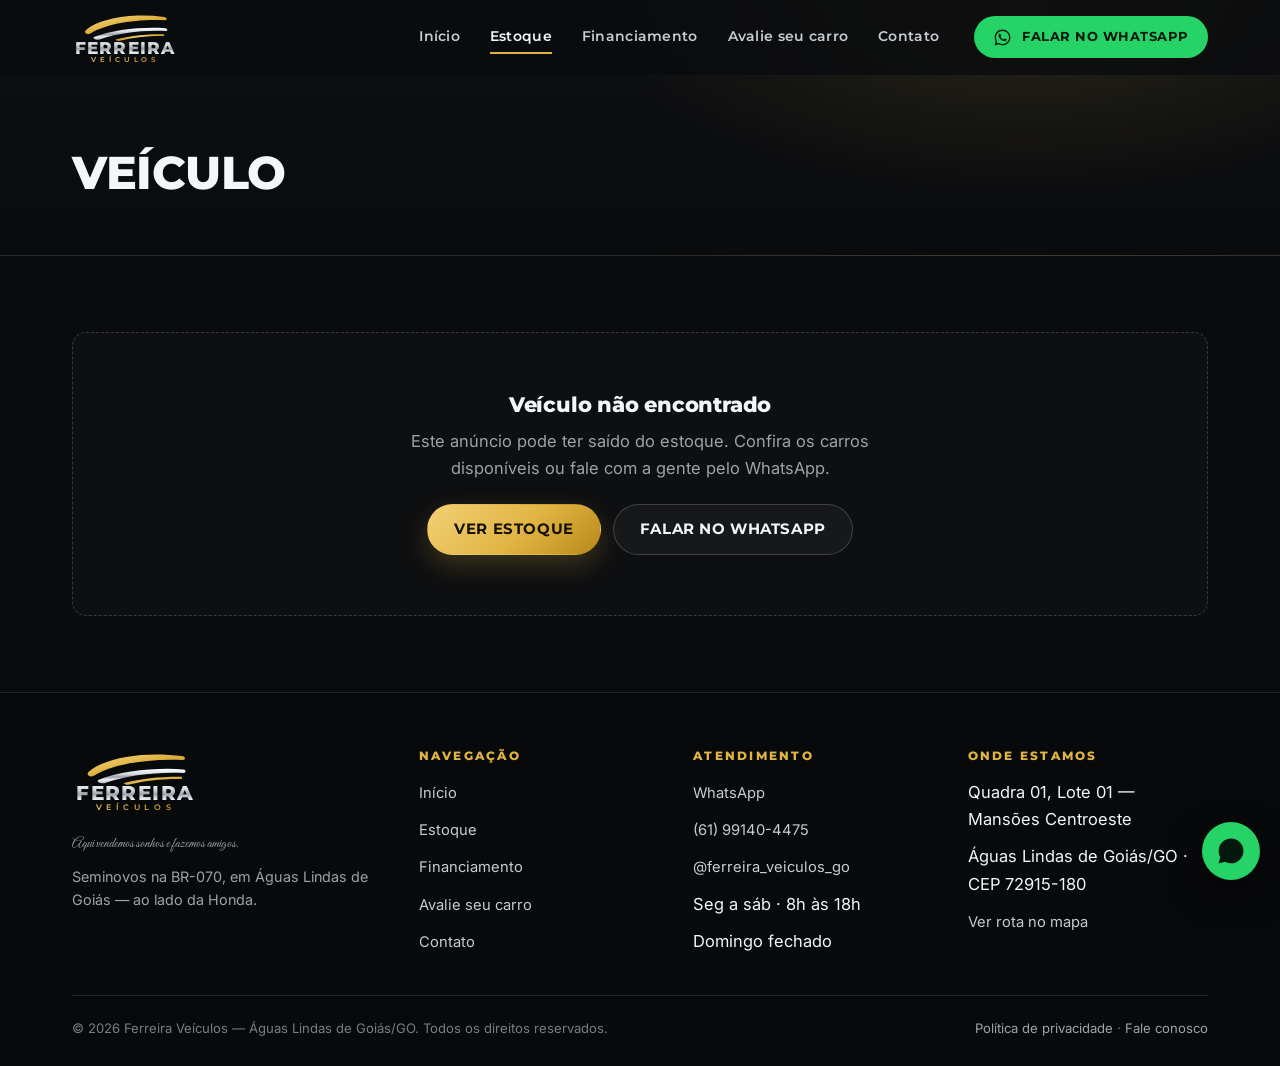
<file: veiculo.html>
<!DOCTYPE html>
<html lang="pt-BR">
<head>
  <meta charset="utf-8">
  <meta name="viewport" content="width=device-width, initial-scale=1">
  <title>Detalhes do veículo | Ferreira Veículos</title>
  <meta name="description" content="Ficha completa, fotos e contato direto no WhatsApp para consultar a disponibilidade do veículo.">
  <meta name="theme-color" content="#0A0B0D">
  <link rel="icon" href="img/favicon.svg" type="image/svg+xml">
  <meta property="og:type" content="website">
  <meta property="og:locale" content="pt_BR">
  <meta property="og:site_name" content="Ferreira Veículos">
  <meta property="og:title" content="Detalhes do veículo | Ferreira Veículos">
  <meta property="og:description" content="Ficha completa, fotos e contato direto no WhatsApp para consultar a disponibilidade do veículo.">
  <meta property="og:url" content="https://ddesites.github.io/ferreira-veiculos/veiculo.html">
  <meta property="og:image" content="https://ddesites.github.io/ferreira-veiculos/img/veiculos/nissan-kicks-2024.jpg">
  <link rel="canonical" href="https://ddesites.github.io/ferreira-veiculos/veiculo.html">
  <link rel="preconnect" href="https://fonts.googleapis.com">
  <link rel="preconnect" href="https://fonts.gstatic.com" crossorigin>
  <link href="https://fonts.googleapis.com/css2?family=Great+Vibes&family=Inter:wght@400;500;600&family=Montserrat:wght@600;700;800&display=swap" rel="stylesheet">
  <link rel="stylesheet" href="css/styles.css">
</head>
<body>
  <a class="skip-link" href="#conteudo">Pular para o conteúdo</a>

  <header class="site-header">
    <div class="container header-inner">
      <a class="logo" href="index.html" aria-label="Ferreira Veículos — início">
        <svg viewBox="0 0 360 176" xmlns="http://www.w3.org/2000/svg" role="img" aria-hidden="true" focusable="false">
          <defs>
            <linearGradient id="prata" x1="0" y1="0" x2="0" y2="1">
              <stop offset="0%" stop-color="#FFFFFF"/><stop offset="35%" stop-color="#D7DCE1"/>
              <stop offset="55%" stop-color="#9BA3AB"/><stop offset="75%" stop-color="#E8ECEF"/>
              <stop offset="100%" stop-color="#B9C0C7"/>
            </linearGradient>
            <linearGradient id="ouro" x1="0" y1="0" x2="1" y2="1">
              <stop offset="0%" stop-color="#F7DC86"/><stop offset="45%" stop-color="#E0B443"/>
              <stop offset="100%" stop-color="#B8891A"/>
            </linearGradient>
            <linearGradient id="ouroFina" x1="0" y1="0" x2="1" y2="0">
              <stop offset="0%" stop-color="#C99A22"/><stop offset="50%" stop-color="#F3D075"/>
              <stop offset="100%" stop-color="#C99A22"/>
            </linearGradient>
          </defs>
          <path fill="url(#ouro)" d="M46 66 C 92 24, 204 6, 312 20 C 322 21.5, 324 30, 315 31 C 214 26, 112 44, 62 76 C 52 82, 40 74, 46 66 Z"/>
          <path fill="url(#prata)" d="M74 88 C 138 62, 244 52, 316 58 C 324 58.7, 325 67, 317 68 C 246 64, 156 74, 96 96 C 86 100, 68 95, 74 88 Z"/>
          <path fill="url(#ouroFina)" d="M150 96 C 196 84, 258 78, 312 79 L 312 85 C 258 84, 204 90, 162 101 C 154 103, 144 99, 150 96 Z"/>
          <text x="180" y="146" text-anchor="middle" font-family="Montserrat, 'Arial Black', Arial, sans-serif" font-size="58" font-weight="800" letter-spacing="4" fill="url(#prata)">FERREIRA</text>
          <text x="180" y="172" text-anchor="middle" font-family="Montserrat, Arial, sans-serif" font-size="24" font-weight="600" letter-spacing="13" fill="url(#ouro)">VEÍCULOS</text>
        </svg>
      </a>

      <nav class="nav" aria-label="Navegação principal">
        <a href="index.html">Início</a>
        <a href="estoque.html" class="ativo" aria-current="page">Estoque</a>
        <a href="financiamento.html">Financiamento</a>
        <a href="avalie.html">Avalie seu carro</a>
        <a href="contato.html">Contato</a>
      </nav>

      <a class="btn btn-whats btn-sm header-acao" data-whats="geral" href="#">
        <svg viewBox="0 0 24 24" fill="currentColor" aria-hidden="true"><path d="M12.04 2C6.58 2 2.13 6.45 2.13 11.91c0 1.75.46 3.46 1.32 4.96L2 22l5.25-1.38a9.9 9.9 0 0 0 4.79 1.22h.01c5.46 0 9.91-4.45 9.91-9.91 0-2.65-1.03-5.14-2.9-7.01A9.82 9.82 0 0 0 12.04 2zm0 18.15c-1.48 0-2.93-.4-4.2-1.15l-.3-.18-3.12.82.83-3.04-.2-.31a8.21 8.21 0 0 1-1.26-4.38c0-4.54 3.7-8.23 8.25-8.23 2.2 0 4.27.86 5.83 2.41a8.19 8.19 0 0 1 2.41 5.83c0 4.54-3.7 8.23-8.24 8.23zm4.52-6.16c-.25-.12-1.47-.72-1.69-.81-.23-.08-.39-.12-.56.13-.16.24-.64.8-.78.97-.14.16-.29.18-.54.06-.25-.12-1.05-.39-1.99-1.23-.74-.66-1.23-1.47-1.38-1.72-.14-.25-.01-.38.11-.5.11-.11.25-.29.37-.43.13-.15.17-.25.25-.41.08-.17.04-.31-.02-.43-.06-.12-.56-1.34-.76-1.84-.2-.48-.4-.42-.56-.43h-.47c-.17 0-.43.06-.66.31-.22.25-.86.85-.86 2.07s.89 2.4 1.01 2.56c.12.17 1.75 2.67 4.23 3.74.59.26 1.05.41 1.41.52.59.19 1.13.16 1.56.1.48-.07 1.47-.6 1.68-1.18.21-.58.21-1.07.14-1.18-.06-.11-.22-.17-.47-.29z"/></svg>
        Falar no WhatsApp
      </a>

      <button class="menu-toggle" type="button" aria-expanded="false" aria-controls="menu-mobile" aria-label="Abrir o menu de navegação">
        <span></span>
      </button>
    </div>
  </header>

  <div class="mobile-nav" id="menu-mobile" data-aberto="false">
    <a href="index.html">Início</a>
    <a href="estoque.html" class="ativo" aria-current="page">Estoque</a>
    <a href="financiamento.html">Financiamento</a>
    <a href="avalie.html">Avalie seu carro</a>
    <a href="contato.html">Contato</a>
    <a class="btn btn-whats btn-block" data-whats="geral" href="#">Falar no WhatsApp</a>
  </div>

  <main id="conteudo">
    <section class="page-hero">
      <div class="container">
        <ol class="breadcrumb" id="breadcrumb"></ol>
        <h1 id="det-titulo">Veículo</h1>
        <p id="det-sub"></p>
      </div>
    </section>

    <section class="secao">
      <div class="container">
        <div class="vazio" id="detalhe-vazio" hidden>
          <h3>Veículo não encontrado</h3>
          <p>Este anúncio pode ter saído do estoque. Confira os carros disponíveis ou fale com a gente pelo WhatsApp.</p>
          <div style="display:flex;gap:12px;justify-content:center;flex-wrap:wrap">
            <a class="btn btn-dourado" href="estoque.html">Ver estoque</a>
            <a class="btn btn-contorno" data-whats="geral" href="#">Falar no WhatsApp</a>
          </div>
        </div>

        <div id="detalhe-conteudo">
          <div class="detalhe-grid">
            <div class="galeria">
              <div class="galeria-principal">
                <img id="galeria-principal" src="img/veiculos/nissan-kicks-2024.jpg" alt="Foto do veículo" width="640" height="480">
              </div>
              <div class="galeria-thumbs" id="galeria-thumbs"></div>

              <div class="detalhe-descr" style="margin-top:20px">
                <h3>Sobre o veículo</h3>
                <p id="det-descricao"></p>
                <p class="fonte-anuncio" id="det-fonte"></p>
              </div>
            </div>

            <div>
              <div class="aviso-indisponivel" id="det-aviso" hidden></div>

              <div class="preco-box">
                <div>
                  <span class="rotulo">Preço</span>
                  <span class="valor" id="det-preco">Consulte</span>
                </div>
                <span id="det-status" class="badge-status badge-disponivel">Disponível</span>
              </div>

              <div class="detalhe-acoes" id="det-acoes"></div>

              <table class="specs-tabela">
                <caption class="sr-only">Ficha técnica do veículo</caption>
                <tbody id="det-ficha"></tbody>
              </table>

              <p class="texto-suave" style="font-size:.88rem;margin-top:4px">Tem dúvida sobre o carro? Chame a gente — respondemos no horário da loja, de segunda a sábado, das 8h às 18h.</p>
            </div>
          </div>

          <section class="relacionados" id="secao-relacionados" hidden aria-labelledby="titulo-relacionados">
            <div class="secao-head">
              <span class="eyebrow">Continue explorando</span>
              <h2 class="titulo-secao" id="titulo-relacionados">Veículos relacionados</h2>
              <hr class="regua-dourada">
            </div>
            <div class="grade-veiculos" id="grade-relacionados"></div>
          </section>
        </div>
      </div>
    </section>

  </main>

<!-- ============ Rodapé ============ -->
  <footer class="rodape">
    <div class="container">
      <div class="rodape-grid">
        <div>
          <a class="logo" href="index.html" aria-label="Ferreira Veículos — início">
            <svg viewBox="0 0 360 176" xmlns="http://www.w3.org/2000/svg" role="img" aria-hidden="true" focusable="false">
              <defs>
                <linearGradient id="prataR" x1="0" y1="0" x2="0" y2="1">
                  <stop offset="0%" stop-color="#FFFFFF"/><stop offset="35%" stop-color="#D7DCE1"/>
                  <stop offset="55%" stop-color="#9BA3AB"/><stop offset="75%" stop-color="#E8ECEF"/>
                  <stop offset="100%" stop-color="#B9C0C7"/>
                </linearGradient>
                <linearGradient id="ouroR" x1="0" y1="0" x2="1" y2="1">
                  <stop offset="0%" stop-color="#F7DC86"/><stop offset="45%" stop-color="#E0B443"/>
                  <stop offset="100%" stop-color="#B8891A"/>
                </linearGradient>
              </defs>
              <path fill="url(#ouroR)" d="M46 66 C 92 24, 204 6, 312 20 C 322 21.5, 324 30, 315 31 C 214 26, 112 44, 62 76 C 52 82, 40 74, 46 66 Z"/>
              <path fill="url(#prataR)" d="M74 88 C 138 62, 244 52, 316 58 C 324 58.7, 325 67, 317 68 C 246 64, 156 74, 96 96 C 86 100, 68 95, 74 88 Z"/>
              <path fill="url(#ouroR)" d="M150 96 C 196 84, 258 78, 312 79 L 312 85 C 258 84, 204 90, 162 101 C 154 103, 144 99, 150 96 Z"/>
              <text x="180" y="146" text-anchor="middle" font-family="Montserrat, 'Arial Black', Arial, sans-serif" font-size="58" font-weight="800" letter-spacing="4" fill="url(#prataR)">FERREIRA</text>
              <text x="180" y="172" text-anchor="middle" font-family="Montserrat, Arial, sans-serif" font-size="24" font-weight="600" letter-spacing="13" fill="url(#ouroR)">VEÍCULOS</text>
            </svg>
          </a>
          <p class="rodape-slogan">Aqui vendemos sonhos e fazemos amigos.</p>
          <p>Seminovos na BR-070, em Águas Lindas de Goiás — ao lado da Honda.</p>
        </div>

        <div>
          <h4>Navegação</h4>
          <ul>
            <li><a href="index.html">Início</a></li>
            <li><a href="estoque.html">Estoque</a></li>
            <li><a href="financiamento.html">Financiamento</a></li>
            <li><a href="avalie.html">Avalie seu carro</a></li>
            <li><a href="contato.html">Contato</a></li>
          </ul>
        </div>

        <div>
          <h4>Atendimento</h4>
          <ul>
            <li><a data-whats="geral" href="#">WhatsApp</a></li>
            <li><a data-tel href="#">(61) 99140-4475</a></li>
            <li><a data-instagram href="#">@ferreira_veiculos_go</a></li>
            <li>Seg a sáb · 8h às 18h</li>
            <li>Domingo fechado</li>
          </ul>
        </div>

        <div>
          <h4>Onde estamos</h4>
          <ul>
            <li>Quadra 01, Lote 01 — Mansões Centroeste</li>
            <li>Águas Lindas de Goiás/GO · CEP 72915-180</li>
            <li><a data-mapa href="#">Ver rota no mapa</a></li>
          </ul>
        </div>
      </div>

      <div class="rodape-legal">
        <span>© <span data-ano>2026</span> Ferreira Veículos — Águas Lindas de Goiás/GO. Todos os direitos reservados.</span>
        <span><a href="privacidade.html">Política de privacidade</a> · <a href="contato.html">Fale conosco</a></span>
      </div>
    </div>
  </footer>

  <a class="whats-flutuante" data-whats="geral" href="#" aria-label="Falar com a Ferreira Veículos no WhatsApp">
    <span class="dica" aria-hidden="true">Fale com a gente</span>
    <svg viewBox="0 0 24 24" fill="currentColor" aria-hidden="true"><path d="M12.04 2C6.58 2 2.13 6.45 2.13 11.91c0 1.75.46 3.46 1.32 4.96L2 22l5.25-1.38a9.9 9.9 0 0 0 4.79 1.22h.01c5.46 0 9.91-4.45 9.91-9.91 0-2.65-1.03-5.14-2.9-7.01A9.82 9.82 0 0 0 12.04 2zm4.52 12c-.25-.12-1.47-.72-1.69-.81-.23-.08-.39-.12-.56.13-.16.24-.64.8-.78.97-.14.16-.29.18-.54.06-.25-.12-1.05-.39-1.99-1.23-.74-.66-1.23-1.47-1.38-1.72-.14-.25-.01-.38.11-.5.11-.11.25-.29.37-.43.13-.15.17-.25.25-.41.08-.17.04-.31-.02-.43-.06-.12-.56-1.34-.76-1.84-.2-.48-.4-.42-.56-.43h-.47c-.17 0-.43.06-.66.31-.22.25-.86.85-.86 2.07s.89 2.4 1.01 2.56c.12.17 1.75 2.67 4.23 3.74.59.26 1.05.41 1.41.52.59.19 1.13.16 1.56.1.48-.07 1.47-.6 1.68-1.18.21-.58.21-1.07.14-1.18-.06-.11-.22-.17-.47-.29z"/></svg>
  </a>
</body>
</html>

  <script src="js/dados.js"></script>
  <script src="js/main.js"></script>
  <script src="js/veiculo.js"></script>
</body>
</html>
</file>
<file: css/styles.css>
/* ==========================================================================
   Ferreira Veículos — identidade e layout responsivo
   Fundo grafite/preto · destaque dourado · prata e branco como apoio
   ========================================================================== */

:root {
  --preto: #0A0B0D;
  --grafite: #121417;
  --grafite-2: #171A1F;
  --grafite-3: #1E222A;
  --linha: rgba(255, 255, 255, .10);
  --linha-forte: rgba(255, 255, 255, .18);

  --branco: #F4F6F7;
  --prata: #C6CCD2;
  --cinza: #9BA3AB;
  --cinza-2: #767E87;

  --dourado: #E0B443;
  --dourado-claro: #F3D075;
  --dourado-escuro: #B8891A;
  --verde: #25D366;
  --verde-escuro: #128C4A;

  --fonte: 'Inter', system-ui, -apple-system, 'Segoe UI', Roboto, Arial, sans-serif;
  --fonte-titulo: 'Montserrat', 'Inter', system-ui, Arial, sans-serif;
  --fonte-script: 'Great Vibes', cursive;

  --raio: 14px;
  --raio-pequeno: 9px;
  --container: 1180px;
  --header-h: 74px;
  --sombra: 0 18px 40px rgba(0, 0, 0, .45);
}

/* ---------- Reset ---------- */
*, *::before, *::after { box-sizing: border-box; }
html { scroll-behavior: smooth; -webkit-text-size-adjust: 100%; }
body {
  margin: 0;
  background: var(--preto);
  color: var(--branco);
  font-family: var(--fonte);
  font-size: 16.5px;
  line-height: 1.65;
  -webkit-font-smoothing: antialiased;
  overflow-x: hidden;
}
img, svg { max-width: 100%; display: block; }
a { color: inherit; }
button, input, select, textarea { font: inherit; color: inherit; }

h1, h2, h3, h4 {
  font-family: var(--fonte-titulo);
  line-height: 1.15;
  margin: 0 0 .5em;
  font-weight: 800;
  letter-spacing: -.01em;
}
p { margin: 0 0 1em; }

:focus-visible {
  outline: 3px solid var(--dourado);
  outline-offset: 3px;
  border-radius: 4px;
}

.sr-only, .skip-link {
  position: absolute; width: 1px; height: 1px; padding: 0; margin: -1px;
  overflow: hidden; clip: rect(0 0 0 0); white-space: nowrap; border: 0;
}
.skip-link:focus {
  position: fixed; top: 10px; left: 10px; width: auto; height: auto;
  clip: auto; margin: 0; padding: 10px 18px; background: var(--dourado);
  color: #10110D; font-weight: 700; border-radius: 8px; z-index: 200;
}

/* ---------- Utilitários ---------- */
.container { width: 100%; max-width: var(--container); margin: 0 auto; padding: 0 22px; }
.secao { padding: 76px 0; }
.secao-fundo { background: var(--grafite); }
.secao-fundo-2 { background: linear-gradient(180deg, var(--preto), var(--grafite) 55%, var(--preto)); }

.secao-head { max-width: 720px; margin-bottom: 40px; }
.secao-head.center { margin-left: auto; margin-right: auto; text-align: center; }
.eyebrow {
  display: inline-flex; align-items: center; gap: 10px;
  font-family: var(--fonte-titulo); font-size: .76rem; font-weight: 700;
  letter-spacing: .22em; text-transform: uppercase; color: var(--dourado);
  margin-bottom: 14px;
}
.eyebrow::before {
  content: ""; width: 34px; height: 2px; background: linear-gradient(90deg, var(--dourado-escuro), var(--dourado-claro));
}
.secao-head.center .eyebrow::after {
  content: ""; width: 34px; height: 2px; background: linear-gradient(90deg, var(--dourado-claro), var(--dourado-escuro));
}
h2.titulo-secao { font-size: clamp(1.7rem, 3.4vw, 2.5rem); text-transform: uppercase; letter-spacing: .02em; }
.sub-secao { color: var(--cinza); font-size: 1.02rem; margin: 0; }
.texto-suave { color: var(--cinza); }
.script {
  font-family: var(--fonte-script); font-weight: 400; color: var(--dourado);
  letter-spacing: .01em; line-height: 1.4;
}
.regua-dourada {
  width: 76px; height: 3px; border: 0; border-radius: 3px; margin: 18px 0 22px;
  background: linear-gradient(90deg, var(--dourado-escuro), var(--dourado-claro), var(--dourado-escuro));
}
.center .regua-dourada, .regua-centro { margin-left: auto; margin-right: auto; }

/* ---------- Botões ---------- */
.btn {
  display: inline-flex; align-items: center; justify-content: center; gap: 10px;
  min-height: 48px; padding: 12px 26px; border: 1px solid transparent;
  border-radius: 999px; font-family: var(--fonte-titulo); font-weight: 700;
  font-size: .93rem; letter-spacing: .04em; text-transform: uppercase;
  text-decoration: none; cursor: pointer; transition: .25s ease;
}
.btn svg { width: 19px; height: 19px; flex: none; }
.btn-dourado { background: linear-gradient(135deg, var(--dourado-claro), var(--dourado) 55%, var(--dourado-escuro)); color: #14110A; box-shadow: 0 10px 26px rgba(224, 180, 67, .22); }
.btn-dourado:hover { transform: translateY(-2px); box-shadow: 0 16px 34px rgba(224, 180, 67, .32); }
.btn-contorno { border-color: var(--linha-forte); color: var(--branco); background: rgba(255, 255, 255, .04); }
.btn-contorno:hover { border-color: var(--dourado); color: var(--dourado-claro); transform: translateY(-2px); }
.btn-whats { background: var(--verde); color: #04180D; }
.btn-whats:hover { background: #2FE877; transform: translateY(-2px); box-shadow: 0 14px 30px rgba(37, 211, 102, .25); }
.btn-sm { min-height: 42px; padding: 9px 18px; font-size: .82rem; }
.btn-block { width: 100%; }

.link-dourado {
  display: inline-flex; align-items: center; gap: 8px;
  color: var(--dourado-claro); font-family: var(--fonte-titulo); font-weight: 700;
  font-size: .9rem; text-decoration: none; letter-spacing: .02em;
}
.link-dourado::after { content: "→"; transition: transform .25s; }
.link-dourado:hover::after { transform: translateX(5px); }

/* ---------- Cabeçalho ---------- */
.site-header {
  position: fixed; inset: 0 0 auto; z-index: 120;
  background: rgba(10, 11, 13, .78); backdrop-filter: blur(14px);
  border-bottom: 1px solid transparent; transition: .3s ease;
}
.site-header.rolado { background: rgba(10, 11, 13, .96); border-bottom-color: var(--linha); box-shadow: 0 10px 30px rgba(0, 0, 0, .5); }
.header-inner { display: flex; align-items: center; gap: 22px; height: var(--header-h); }
.logo { display: inline-flex; align-items: center; text-decoration: none; flex: none; }
.logo svg { height: 52px; width: auto; }
.nav { display: flex; align-items: center; gap: 4px; margin-left: auto; }
.nav a {
  position: relative; padding: 10px 13px; text-decoration: none; color: var(--prata);
  font-family: var(--fonte-titulo); font-size: .88rem; font-weight: 600; letter-spacing: .02em;
  border-radius: 8px; transition: .2s;
}
.nav a::after {
  content: ""; position: absolute; left: 13px; right: 13px; bottom: 5px; height: 2px;
  background: var(--dourado); transform: scaleX(0); transform-origin: left; transition: .25s;
}
.nav a:hover, .nav a.ativo { color: var(--branco); }
.nav a:hover::after, .nav a.ativo::after { transform: scaleX(1); }
.header-acao { flex: none; }
.menu-toggle {
  display: none; width: 46px; height: 46px; border: 1px solid var(--linha-forte);
  background: rgba(255, 255, 255, .05); border-radius: 10px; cursor: pointer;
  align-items: center; justify-content: center; margin-left: auto;
}
.menu-toggle span { display: block; width: 20px; height: 2px; background: var(--branco); position: relative; transition: .25s; }
.menu-toggle span::before, .menu-toggle span::after {
  content: ""; position: absolute; left: 0; width: 20px; height: 2px; background: var(--branco); transition: .25s;
}
.menu-toggle span::before { top: -6px; }
.menu-toggle span::after { top: 6px; }
.menu-toggle[aria-expanded="true"] span { background: transparent; }
.menu-toggle[aria-expanded="true"] span::before { top: 0; transform: rotate(45deg); }
.menu-toggle[aria-expanded="true"] span::after { top: 0; transform: rotate(-45deg); }

.mobile-nav {
  display: none; position: fixed; top: var(--header-h); left: 0; right: 0; z-index: 119;
  background: var(--grafite); border-bottom: 1px solid var(--linha);
  padding: 14px 22px 24px; box-shadow: var(--sombra);
}
.mobile-nav[data-aberto="true"] { display: block; }
.mobile-nav a {
  display: block; padding: 14px 6px; text-decoration: none; color: var(--branco);
  font-family: var(--fonte-titulo); font-weight: 600; border-bottom: 1px solid var(--linha);
}
.mobile-nav a:last-of-type { border-bottom: 0; }
.mobile-nav .btn { margin-top: 16px; }

/* ---------- Hero ---------- */
.hero {
  position: relative; padding: calc(var(--header-h) + 64px) 0 72px;
  background:
    radial-gradient(900px 480px at 85% 10%, rgba(224, 180, 67, .13), transparent 60%),
    radial-gradient(700px 500px at 5% 90%, rgba(198, 204, 210, .07), transparent 65%),
    linear-gradient(180deg, #0B0C0F, var(--preto));
  overflow: hidden;
}
.hero::after {
  content: ""; position: absolute; left: 0; right: 0; bottom: 0; height: 1px;
  background: linear-gradient(90deg, transparent, rgba(224, 180, 67, .5), transparent);
}
.hero-grid { display: grid; grid-template-columns: 1.05fr .95fr; gap: 54px; align-items: center; }
.hero h1 {
  font-size: clamp(2.2rem, 5.2vw, 3.7rem); text-transform: uppercase; letter-spacing: -.015em;
  margin-bottom: 14px;
}
.hero h1 span { color: var(--dourado); }
.hero-script { font-size: clamp(1.5rem, 3vw, 2.1rem); margin-bottom: 18px; }
.hero-texto { color: var(--prata); font-size: 1.08rem; max-width: 520px; margin-bottom: 28px; }
.hero-acoes { display: flex; flex-wrap: wrap; gap: 14px; margin-bottom: 30px; }
.hero-confianca { display: flex; flex-wrap: wrap; gap: 10px; padding: 0; margin: 0; list-style: none; }
.hero-confianca li {
  display: inline-flex; align-items: center; gap: 8px; padding: 7px 14px;
  border: 1px solid var(--linha); border-radius: 999px; background: rgba(255, 255, 255, .04);
  font-size: .82rem; color: var(--prata); font-family: var(--fonte-titulo); font-weight: 600;
}
.hero-confianca li::before { content: "✓"; color: var(--dourado); font-weight: 800; }

.hero-media { position: relative; }
.hero-foto {
  position: relative; border-radius: 20px; overflow: hidden;
  border: 1px solid rgba(224, 180, 67, .35); box-shadow: var(--sombra);
  aspect-ratio: 4 / 3;
}
.hero-foto img { width: 100%; height: 100%; object-fit: cover; }
.hero-foto::after {
  content: ""; position: absolute; inset: 0;
  background: linear-gradient(180deg, transparent 45%, rgba(10, 11, 13, .78));
}
.hero-etiqueta {
  position: absolute; z-index: 2; left: 18px; bottom: 18px;
  background: rgba(10, 11, 13, .82); border: 1px solid rgba(224, 180, 67, .45);
  border-radius: 12px; padding: 10px 16px; backdrop-filter: blur(6px);
}
.hero-etiqueta strong { display: block; font-family: var(--fonte-titulo); font-size: .95rem; color: var(--dourado-claro); }
.hero-etiqueta span { font-size: .78rem; color: var(--prata); }
.hero-selo {
  position: absolute; z-index: 2; right: -14px; top: -14px; width: 96px; height: 96px;
  border-radius: 50%; display: grid; place-content: center; text-align: center;
  background: linear-gradient(135deg, var(--dourado-claro), var(--dourado-escuro));
  color: #14110A; font-family: var(--fonte-titulo); font-weight: 800; font-size: .72rem;
  line-height: 1.2; letter-spacing: .04em; text-transform: uppercase;
  box-shadow: 0 14px 30px rgba(0, 0, 0, .5); transform: rotate(8deg);
}

/* ---------- Busca de veículos ---------- */
.busca { margin-top: -46px; position: relative; z-index: 5; }
.busca-card {
  background: linear-gradient(180deg, var(--grafite-2), var(--grafite));
  border: 1px solid var(--linha); border-radius: var(--raio);
  padding: 24px; box-shadow: var(--sombra);
}
.busca-titulo {
  display: flex; align-items: center; gap: 12px; margin-bottom: 18px;
  font-family: var(--fonte-titulo); font-weight: 800; font-size: 1rem;
  text-transform: uppercase; letter-spacing: .08em;
}
.busca-titulo svg { width: 20px; height: 20px; color: var(--dourado); }
.busca-grid { display: grid; grid-template-columns: repeat(4, 1fr) auto; gap: 14px; align-items: end; }
.campo { display: flex; flex-direction: column; gap: 7px; min-width: 0; }
.campo label {
  font-family: var(--fonte-titulo); font-size: .74rem; font-weight: 700;
  letter-spacing: .14em; text-transform: uppercase; color: var(--cinza);
}
.campo select, .campo input, .campo textarea {
  width: 100%; min-height: 48px; padding: 11px 14px;
  background: var(--preto); border: 1px solid var(--linha-forte);
  border-radius: var(--raio-pequeno); color: var(--branco);
  transition: border-color .2s, box-shadow .2s;
}
.campo textarea { min-height: 132px; resize: vertical; line-height: 1.6; }
.campo select:hover, .campo input:hover, .campo textarea:hover { border-color: rgba(224, 180, 67, .5); }
.campo select:focus, .campo input:focus, .campo textarea:focus {
  outline: none; border-color: var(--dourado); box-shadow: 0 0 0 3px rgba(224, 180, 67, .22);
}
.campo select {
  appearance: none;
  background-image: url("data:image/svg+xml,%3Csvg xmlns='http://www.w3.org/2000/svg' viewBox='0 0 24 24' fill='none' stroke='%23E0B443' stroke-width='2.4' stroke-linecap='round'%3E%3Cpath d='M6 9l6 6 6-6'/%3E%3C/svg%3E");
  background-repeat: no-repeat; background-position: right 12px center; background-size: 17px;
  padding-right: 38px;
}
.campo small { color: var(--cinza-2); font-size: .78rem; }

/* ---------- Grade de veículos ---------- */
.grade-veiculos { display: grid; grid-template-columns: repeat(auto-fill, minmax(292px, 1fr)); gap: 26px; }
.card-veiculo {
  display: flex; flex-direction: column; background: var(--grafite-2);
  border: 1px solid var(--linha); border-radius: var(--raio); overflow: hidden;
  transition: transform .3s ease, border-color .3s ease, box-shadow .3s ease;
}
.card-veiculo:hover { transform: translateY(-6px); border-color: rgba(224, 180, 67, .55); box-shadow: var(--sombra); }
.card-foto { position: relative; aspect-ratio: 4 / 3; background: #000; overflow: hidden; }
.card-foto img { width: 100%; height: 100%; object-fit: cover; transition: transform .5s ease; }
.card-veiculo:hover .card-foto img { transform: scale(1.05); }
.card-foto::after {
  content: ""; position: absolute; inset: auto 0 0; height: 46%;
  background: linear-gradient(180deg, transparent, rgba(10, 11, 13, .72)); pointer-events: none;
}
.selo {
  position: absolute; z-index: 2; top: 12px; left: 12px;
  padding: 6px 13px; border-radius: 999px; font-family: var(--fonte-titulo);
  font-size: .68rem; font-weight: 800; letter-spacing: .12em; text-transform: uppercase;
}
.selo-novidade { background: linear-gradient(135deg, var(--dourado-claro), var(--dourado-escuro)); color: #14110A; }
.selo-destaque { background: rgba(10, 11, 13, .85); color: var(--dourado-claro); border: 1px solid rgba(224, 180, 67, .6); }
.selo-reservado { background: rgba(10, 11, 13, .88); color: #FFD9A0; border: 1px solid rgba(255, 190, 90, .6); }
.card-marca {
  position: absolute; z-index: 2; bottom: 10px; left: 14px;
  font-family: var(--fonte-titulo); font-size: .7rem; font-weight: 700;
  letter-spacing: .18em; text-transform: uppercase; color: var(--prata);
}
.card-corpo { padding: 18px 18px 20px; display: flex; flex-direction: column; flex: 1; }
.card-titulo { font-size: 1.12rem; margin-bottom: 4px; }
.card-titulo a { text-decoration: none; }
.card-titulo a:hover { color: var(--dourado-claro); }
.card-versao { font-size: .85rem; color: var(--cinza); margin-bottom: 14px; }
.card-specs {
  list-style: none; margin: 0 0 16px; padding: 14px 0 0; display: grid;
  grid-template-columns: repeat(3, 1fr); gap: 8px; border-top: 1px dashed var(--linha-forte);
}
.card-specs li { display: flex; flex-direction: column; gap: 2px; }
.card-specs .rotulo { font-size: .66rem; letter-spacing: .12em; text-transform: uppercase; color: var(--cinza-2); font-family: var(--fonte-titulo); font-weight: 700; }
.card-specs .valor { font-size: .92rem; font-weight: 600; color: var(--branco); }
.card-rodape { margin-top: auto; display: flex; align-items: center; justify-content: space-between; gap: 12px; }
.card-preco { font-family: var(--fonte-titulo); font-weight: 800; font-size: 1.12rem; color: var(--dourado-claro); }
.card-preco.pequeno { font-size: .95rem; color: var(--prata); font-weight: 700; }

/* ---------- Serviços ---------- */
.servicos { display: grid; grid-template-columns: repeat(auto-fit, minmax(255px, 1fr)); gap: 22px; }
.servico-card {
  background: var(--grafite-2); border: 1px solid var(--linha);
  border-radius: var(--raio); padding: 28px 24px; position: relative; overflow: hidden;
  transition: .3s ease;
}
.servico-card::before {
  content: ""; position: absolute; inset: 0 auto 0 0; width: 3px;
  background: linear-gradient(180deg, var(--dourado-claro), transparent);
  opacity: 0; transition: .3s;
}
.servico-card:hover { border-color: rgba(224, 180, 67, .45); transform: translateY(-5px); }
.servico-card:hover::before { opacity: 1; }
.servico-icone {
  width: 54px; height: 54px; border-radius: 13px; display: grid; place-items: center;
  background: rgba(224, 180, 67, .12); border: 1px solid rgba(224, 180, 67, .35);
  color: var(--dourado); margin-bottom: 18px;
}
.servico-icone svg { width: 26px; height: 26px; }
.servico-card h3 { font-size: 1.15rem; text-transform: uppercase; letter-spacing: .04em; }
.servico-card p { color: var(--cinza); font-size: .95rem; }

/* ---------- Sobre / atendimento ---------- */
.sobre-grid { display: grid; grid-template-columns: 1.02fr .98fr; gap: 48px; align-items: center; }
.sobre-foto { position: relative; border-radius: var(--raio); overflow: hidden; border: 1px solid var(--linha); }
.sobre-foto img { width: 100%; height: auto; }
.sobre-foto figcaption {
  position: absolute; inset: auto 0 0; padding: 34px 18px 14px;
  background: linear-gradient(180deg, transparent, rgba(10, 11, 13, .92));
  font-size: .84rem; color: var(--prata);
}
.lista-info { list-style: none; margin: 26px 0 0; padding: 0; display: grid; gap: 14px; }
.lista-info li { display: flex; gap: 14px; align-items: flex-start; }
.lista-info .ic {
  flex: none; width: 40px; height: 40px; border-radius: 10px; display: grid; place-items: center;
  background: rgba(224, 180, 67, .1); border: 1px solid rgba(224, 180, 67, .3); color: var(--dourado);
}
.lista-info .ic svg { width: 19px; height: 19px; }
.lista-info .rt { display: block; font-size: .72rem; letter-spacing: .14em; text-transform: uppercase; color: var(--cinza-2); font-family: var(--fonte-titulo); font-weight: 700; }
.lista-info .vl { display: block; font-weight: 600; color: var(--branco); }
.lista-info .vl a { color: var(--branco); text-decoration: none; border-bottom: 1px solid rgba(224, 180, 67, .5); }
.lista-info .vl a:hover { color: var(--dourado-claro); }

.canais { display: grid; grid-template-columns: repeat(auto-fit, minmax(230px, 1fr)); gap: 18px; }
.canal {
  display: flex; gap: 14px; align-items: center; padding: 18px;
  background: var(--grafite-2); border: 1px solid var(--linha);
  border-radius: var(--raio); text-decoration: none; transition: .25s;
}
.canal:hover { border-color: rgba(224, 180, 67, .5); transform: translateY(-4px); }
.canal .ic { flex: none; width: 46px; height: 46px; border-radius: 12px; display: grid; place-items: center; background: rgba(224, 180, 67, .12); color: var(--dourado); }
.canal .ic svg { width: 22px; height: 22px; }
.canal .rt { display: block; font-size: .7rem; letter-spacing: .14em; text-transform: uppercase; color: var(--cinza-2); font-family: var(--fonte-titulo); font-weight: 700; }
.canal .vl { display: block; font-weight: 700; color: var(--branco); font-size: .98rem; }

/* ---------- Rodapé ---------- */
.rodape { background: #08090B; border-top: 1px solid var(--linha); padding: 56px 0 26px; }
.rodape-grid { display: grid; grid-template-columns: 1.3fr 1fr 1fr 1fr; gap: 34px; }
.rodape .logo svg { height: 62px; }
.rodape-slogan { font-family: var(--fonte-script); color: var(--dourado); font-size: 1.35rem; margin: 14px 0 8px; }
.rodape p { color: var(--cinza); font-size: .9rem; }
.rodape h4 { font-size: .78rem; letter-spacing: .18em; text-transform: uppercase; color: var(--dourado); margin-bottom: 16px; }
.rodape ul { list-style: none; margin: 0; padding: 0; display: grid; gap: 10px; }
.rodape ul a { color: var(--prata); text-decoration: none; font-size: .92rem; transition: .2s; }
.rodape ul a:hover { color: var(--dourado-claro); padding-left: 4px; }
.rodape-legal {
  margin-top: 40px; padding-top: 22px; border-top: 1px solid var(--linha);
  display: flex; flex-wrap: wrap; gap: 12px 26px; justify-content: space-between;
  color: var(--cinza-2); font-size: .82rem;
}
.rodape-legal a { color: var(--cinza); text-decoration: none; }
.rodape-legal a:hover { color: var(--dourado-claro); }

/* ---------- Botão flutuante WhatsApp ---------- */
.whats-flutuante {
  position: fixed; right: 20px; bottom: 20px; z-index: 110;
  width: 58px; height: 58px; border-radius: 50%; display: grid; place-items: center;
  background: var(--verde); color: #04180D; box-shadow: 0 14px 34px rgba(0, 0, 0, .5);
  transition: .25s;
}
.whats-flutuante:hover { transform: scale(1.08); background: #2FE877; }
.whats-flutuante svg { width: 30px; height: 30px; }
.whats-flutuante .dica {
  position: absolute; right: 68px; white-space: nowrap; background: var(--grafite-3);
  border: 1px solid var(--linha-forte); color: var(--branco); font-size: .8rem;
  padding: 7px 13px; border-radius: 8px; opacity: 0; transform: translateX(8px);
  transition: .25s; pointer-events: none;
}
.whats-flutuante:hover .dica, .whats-flutuante:focus-visible .dica { opacity: 1; transform: none; }

/* ---------- Cabeçalho de página interna ---------- */
.page-hero {
  padding: calc(var(--header-h) + 54px) 0 48px;
  background:
    radial-gradient(700px 320px at 80% 0%, rgba(224, 180, 67, .14), transparent 62%),
    linear-gradient(180deg, #0D0F12, var(--preto));
  border-bottom: 1px solid var(--linha);
}
.page-hero h1 { font-size: clamp(1.9rem, 4vw, 2.9rem); text-transform: uppercase; margin-bottom: 8px; }
.page-hero p { color: var(--cinza); max-width: 640px; margin: 0; }
.breadcrumb { display: flex; flex-wrap: wrap; gap: 8px; align-items: center; list-style: none; margin: 0 0 18px; padding: 0; font-size: .82rem; }
.breadcrumb a { color: var(--cinza); text-decoration: none; }
.breadcrumb a:hover { color: var(--dourado-claro); }
.breadcrumb li + li::before { content: "/"; margin-right: 8px; color: var(--cinza-2); }

/* ---------- Página de estoque ---------- */
.estoque-topo { display: grid; grid-template-columns: 1fr; gap: 22px; }
.filtros-card {
  background: var(--grafite-2); border: 1px solid var(--linha);
  border-radius: var(--raio); padding: 22px;
}
.filtros-grid { display: grid; grid-template-columns: repeat(4, 1fr) auto; gap: 14px; align-items: end; }
.toolbar {
  display: flex; flex-wrap: wrap; gap: 14px; align-items: center; justify-content: space-between;
  margin: 30px 0 24px; padding-bottom: 16px; border-bottom: 1px solid var(--linha);
}
.contador { font-family: var(--fonte-titulo); font-weight: 700; color: var(--prata); font-size: .95rem; }
.contador strong { color: var(--dourado-claro); }
.ordenar { display: flex; align-items: center; gap: 10px; }
.ordenar label { font-size: .74rem; letter-spacing: .14em; text-transform: uppercase; color: var(--cinza-2); font-family: var(--fonte-titulo); font-weight: 700; }
.ordenar select {
  min-height: 42px; padding: 8px 34px 8px 12px; background: var(--preto);
  border: 1px solid var(--linha-forte); border-radius: var(--raio-pequeno); color: var(--branco);
  appearance: none;
  background-image: url("data:image/svg+xml,%3Csvg xmlns='http://www.w3.org/2000/svg' viewBox='0 0 24 24' fill='none' stroke='%23E0B443' stroke-width='2.4' stroke-linecap='round'%3E%3Cpath d='M6 9l6 6 6-6'/%3E%3C/svg%3E");
  background-repeat: no-repeat; background-position: right 11px center; background-size: 16px;
}
.filtros-mobile-btn { display: none; }
.vazio {
  text-align: center; padding: 60px 24px; border: 1px dashed var(--linha-forte);
  border-radius: var(--raio); background: rgba(255, 255, 255, .02);
}
.vazio h3 { font-size: 1.3rem; }
.vazio p { color: var(--cinza); max-width: 460px; margin: 0 auto 22px; }

/* ---------- Detalhe do veículo ---------- */
.detalhe-grid { display: grid; grid-template-columns: 1.08fr .92fr; gap: 42px; align-items: start; }
.galeria-principal {
  position: relative; border-radius: var(--raio); overflow: hidden;
  border: 1px solid rgba(224, 180, 67, .3); background: #000; aspect-ratio: 4 / 3;
}
.galeria-principal img { width: 100%; height: 100%; object-fit: cover; }
.galeria-thumbs { display: grid; grid-template-columns: repeat(auto-fill, minmax(84px, 1fr)); gap: 10px; margin-top: 12px; }
.galeria-thumbs button {
  padding: 0; border: 1px solid var(--linha); border-radius: 8px; overflow: hidden;
  background: #000; cursor: pointer; aspect-ratio: 4 / 3; transition: .2s;
}
.galeria-thumbs button[aria-current="true"] { border-color: var(--dourado); }
.galeria-thumbs img { width: 100%; height: 100%; object-fit: cover; }
.galeria-thumbs button:hover { border-color: var(--dourado); }

.detalhe-titulo { font-size: clamp(1.6rem, 3vw, 2.2rem); margin-bottom: 4px; }
.detalhe-sub { color: var(--cinza); font-family: var(--fonte-titulo); font-weight: 600; letter-spacing: .1em; text-transform: uppercase; font-size: .8rem; margin-bottom: 20px; }
.badge-status {
  display: inline-flex; align-items: center; gap: 8px; padding: 6px 14px; border-radius: 999px;
  font-family: var(--fonte-titulo); font-size: .72rem; font-weight: 800;
  letter-spacing: .1em; text-transform: uppercase; border: 1px solid;
}
.badge-disponivel { color: #7CE8A8; border-color: rgba(124, 232, 168, .5); background: rgba(124, 232, 168, .1); }
.badge-reservado { color: #FFCE85; border-color: rgba(255, 206, 133, .5); background: rgba(255, 206, 133, .1); }
.badge-vendido { color: #F49A9A; border-color: rgba(244, 154, 154, .5); background: rgba(244, 154, 154, .1); }

.specs-tabela { width: 100%; border-collapse: collapse; margin: 22px 0; }
.specs-tabela th, .specs-tabela td { text-align: left; padding: 13px 4px; border-bottom: 1px solid var(--linha); }
.specs-tabela th {
  width: 42%; font-family: var(--fonte-titulo); font-size: .72rem; font-weight: 700;
  letter-spacing: .14em; text-transform: uppercase; color: var(--cinza-2);
}
.specs-tabela td { font-weight: 600; color: var(--branco); }
.preco-box {
  display: flex; flex-wrap: wrap; align-items: center; justify-content: space-between; gap: 16px;
  background: linear-gradient(135deg, rgba(224, 180, 67, .14), rgba(224, 180, 67, .04));
  border: 1px solid rgba(224, 180, 67, .4); border-radius: var(--raio); padding: 20px 22px; margin: 22px 0;
}
.preco-box .rotulo { display: block; font-size: .7rem; letter-spacing: .16em; text-transform: uppercase; color: var(--cinza); font-family: var(--fonte-titulo); font-weight: 700; }
.preco-box .valor { font-family: var(--fonte-titulo); font-weight: 800; font-size: 1.7rem; color: var(--dourado-claro); }
.detalhe-acoes { display: flex; flex-wrap: wrap; gap: 12px; margin-bottom: 20px; }
.detalhe-descr { background: var(--grafite-2); border: 1px solid var(--linha); border-radius: var(--raio); padding: 22px; }
.detalhe-descr h3 { font-size: .8rem; letter-spacing: .16em; text-transform: uppercase; color: var(--dourado); margin-bottom: 10px; }
.detalhe-descr p { color: var(--prata); margin: 0 0 .8em; }
.detalhe-descr p:last-child { margin-bottom: 0; }
.fonte-anuncio { font-size: .82rem; color: var(--cinza-2); margin-top: 16px; }
.fonte-anuncio a { color: var(--dourado-claro); }
.aviso-indisponivel {
  border: 1px solid rgba(255, 206, 133, .45); background: rgba(255, 206, 133, .08);
  border-radius: var(--raio); padding: 18px 20px; margin: 22px 0; color: #FFE7C4;
}

/* ---------- Formulários ---------- */
.form { display: grid; gap: 20px; }
.form-grid { display: grid; grid-template-columns: repeat(2, 1fr); gap: 18px; }
.form-grid .full { grid-column: 1 / -1; }
.check { display: flex; gap: 12px; align-items: flex-start; font-size: .92rem; color: var(--prata); }
.check input { width: 20px; height: 20px; margin-top: 3px; accent-color: var(--dourado); flex: none; }
.form-notas {
  background: var(--grafite-2); border: 1px solid var(--linha); border-left: 3px solid var(--dourado);
  border-radius: var(--raio-pequeno); padding: 16px 18px; font-size: .88rem; color: var(--cinza);
}
.form-notas strong { color: var(--prata); }
.form-erro { color: #F49A9A; font-size: .84rem; min-height: 1.1em; }
.form-ok {
  display: none; border: 1px solid rgba(124, 232, 168, .45); background: rgba(124, 232, 168, .09);
  color: #CFF6DF; border-radius: var(--raio-pequeno); padding: 14px 18px; font-size: .92rem;
}
.form-ok[data-visivel="true"] { display: block; }

/* ---------- Etapas / conteúdo de páginas internas ---------- */
.etapas { display: grid; grid-template-columns: repeat(auto-fit, minmax(230px, 1fr)); gap: 20px; counter-reset: passo; }
.etapa {
  background: var(--grafite-2); border: 1px solid var(--linha); border-radius: var(--raio);
  padding: 26px 22px; position: relative; counter-increment: passo;
}
.etapa::before {
  content: counter(passo, decimal-leading-zero); display: block;
  font-family: var(--fonte-titulo); font-weight: 800; font-size: 1.9rem;
  color: rgba(224, 180, 67, .35); margin-bottom: 10px;
}
.etapa h3 { font-size: 1.05rem; text-transform: uppercase; letter-spacing: .04em; }
.etapa p { color: var(--cinza); font-size: .93rem; margin: 0; }

.painel {
  background: var(--grafite-2); border: 1px solid var(--linha);
  border-radius: var(--raio); padding: 30px;
}
.painel h2 { font-size: 1.35rem; text-transform: uppercase; }
.painel ul { color: var(--cinza); padding-left: 20px; margin: 0 0 1em; }
.painel li { margin-bottom: 8px; }
.painel li::marker { color: var(--dourado); }

.dois-colas { display: grid; grid-template-columns: repeat(auto-fit, minmax(320px, 1fr)); gap: 30px; align-items: start; }

/* ---------- Relacionados ---------- */
.relacionados { margin-top: 60px; }

/* ---------- Animações ---------- */
.reveal { opacity: 0; transform: translateY(22px); transition: opacity .7s ease, transform .7s ease; }
.reveal.visivel { opacity: 1; transform: none; }

@media (prefers-reduced-motion: reduce) {
  html { scroll-behavior: auto; }
  .reveal { opacity: 1; transform: none; transition: none; }
  * { animation-duration: .001ms !important; transition-duration: .001ms !important; }
}

/* ---------- Responsivo ---------- */
@media (max-width: 1040px) {
  .busca-grid, .filtros-grid { grid-template-columns: repeat(2, 1fr); }
  .busca-grid .btn, .filtros-grid .btn { width: 100%; }
  .rodape-grid { grid-template-columns: 1fr 1fr; }
}

@media (max-width: 920px) {
  .nav, .header-acao { display: none; }
  .menu-toggle { display: flex; }
  .hero-grid, .sobre-grid, .detalhe-grid { grid-template-columns: 1fr; gap: 36px; }
  .hero { padding-top: calc(var(--header-h) + 44px); }
  .hero-media { order: -1; max-width: 560px; }
  .hero-selo { right: 8px; top: -10px; width: 84px; height: 84px; font-size: .66rem; }
  .secao { padding: 58px 0; }
}

@media (max-width: 680px) {
  body { font-size: 16px; }
  .busca-grid, .filtros-grid, .form-grid { grid-template-columns: 1fr; }
  .grade-veiculos { grid-template-columns: 1fr; gap: 20px; }
  .rodape-grid { grid-template-columns: 1fr; gap: 26px; }
  .hero-acoes .btn { width: 100%; }
  .toolbar { flex-direction: column; align-items: stretch; }
  .ordenar { justify-content: space-between; }
  .ordenar select { flex: 1; }
  .preco-box { flex-direction: column; align-items: flex-start; }
  .preco-box .btn { width: 100%; }
  .detalhe-acoes .btn { width: 100%; }
  .filtros-mobile-btn { display: inline-flex; }
  .filtros-card[data-rec="true"] { display: none; }
  .card-specs { grid-template-columns: repeat(3, 1fr); }
}
</file>
